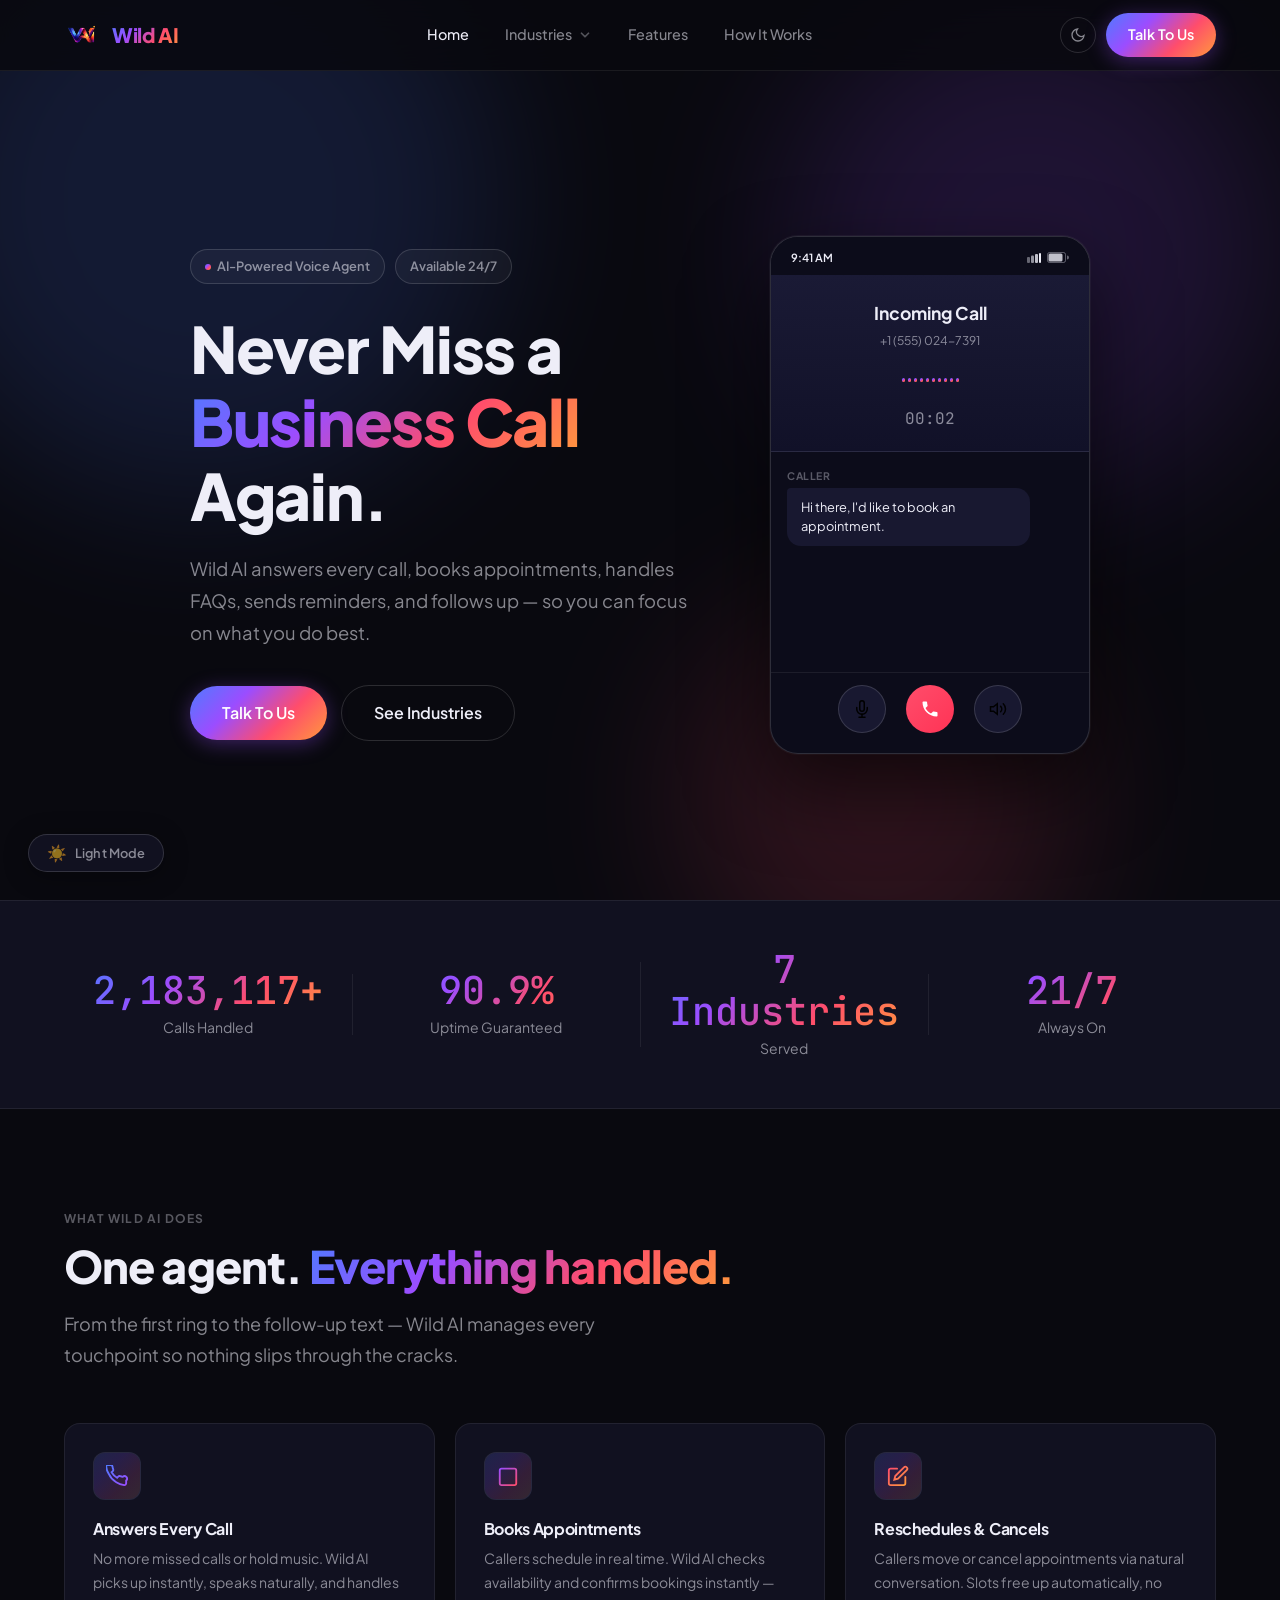
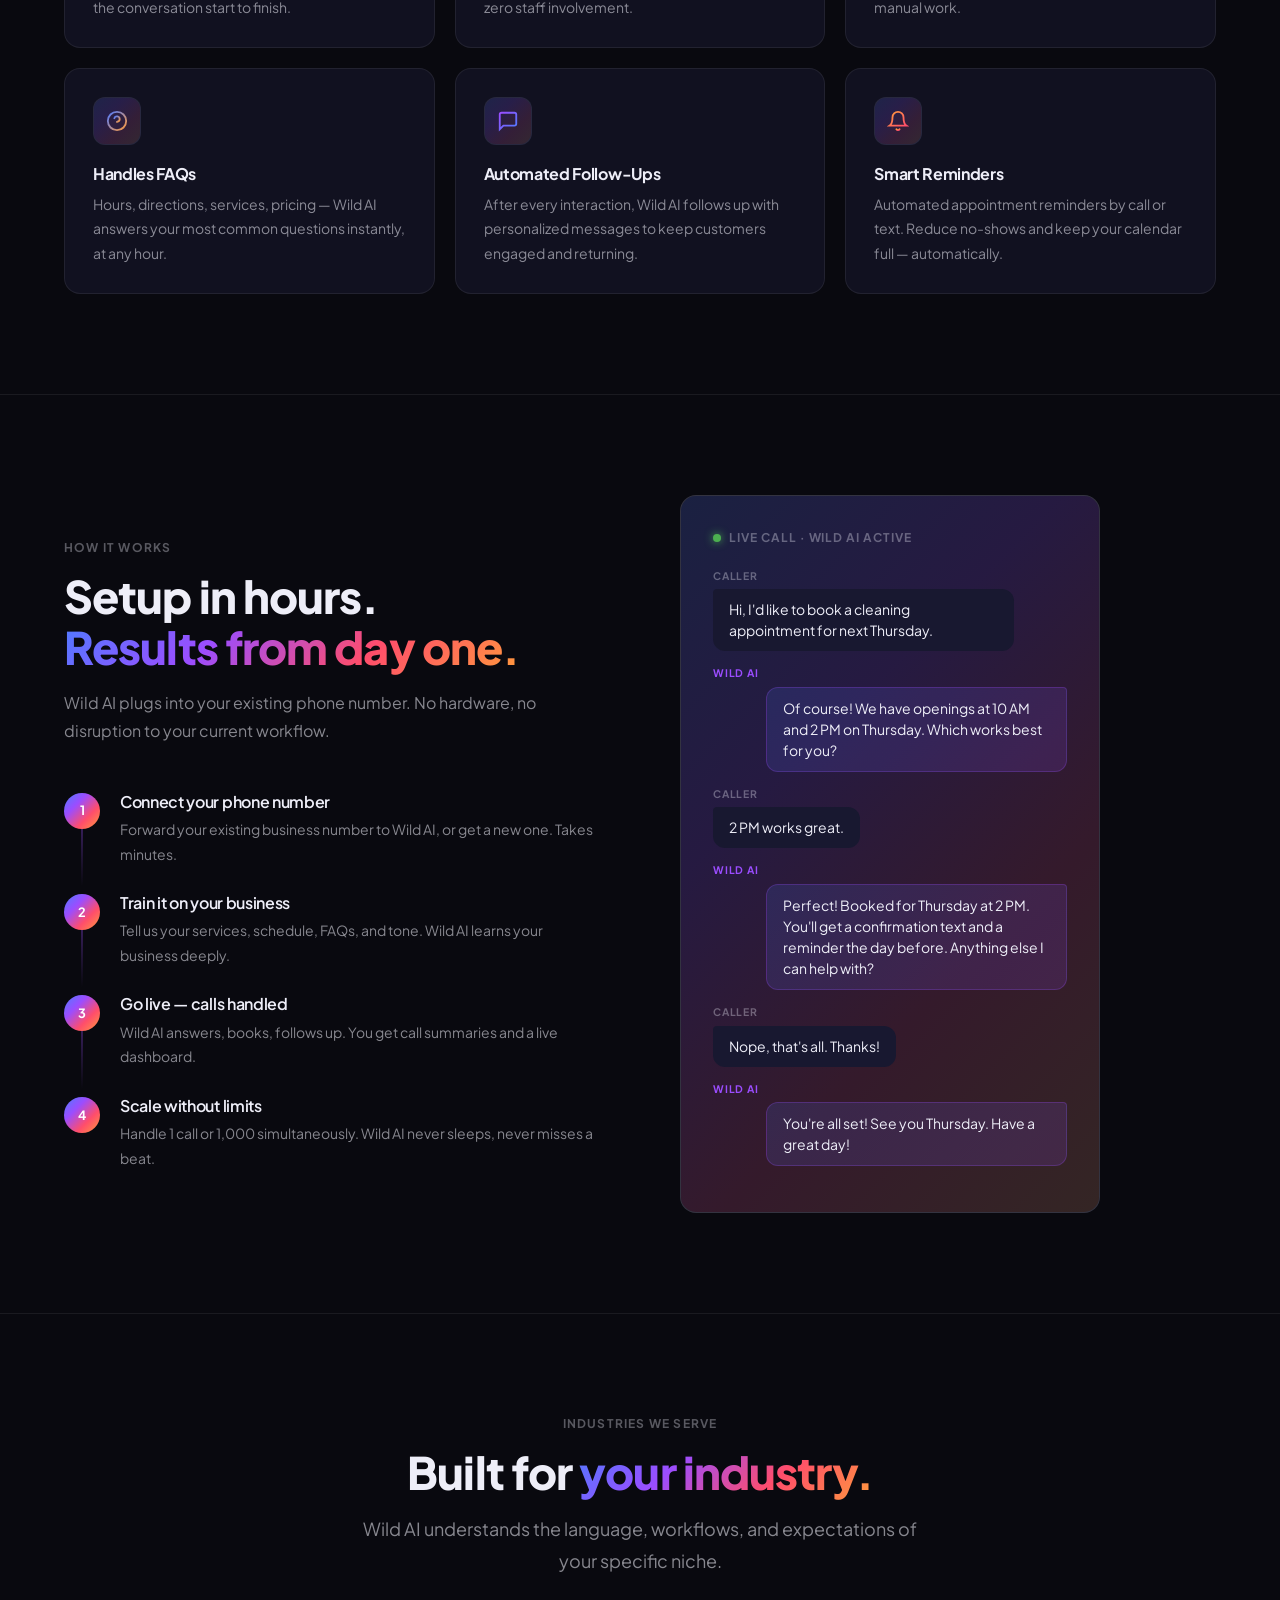
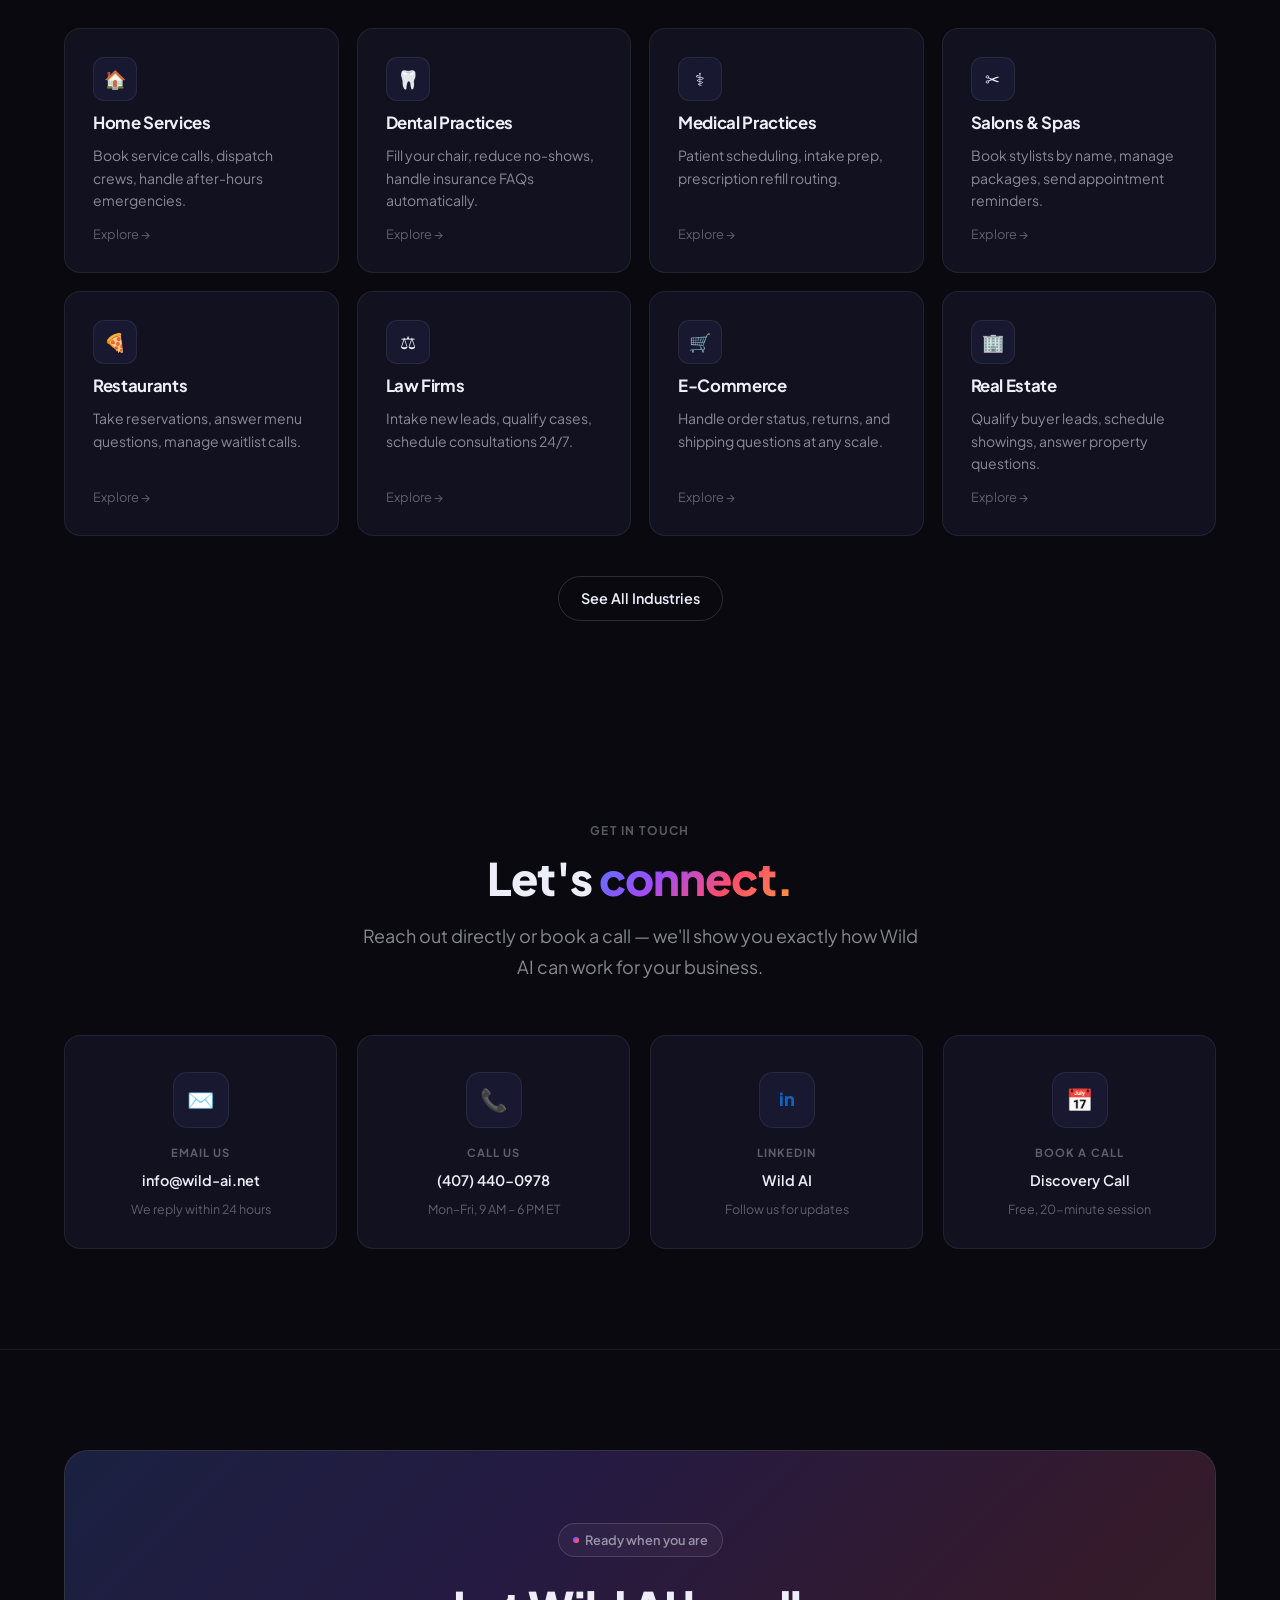
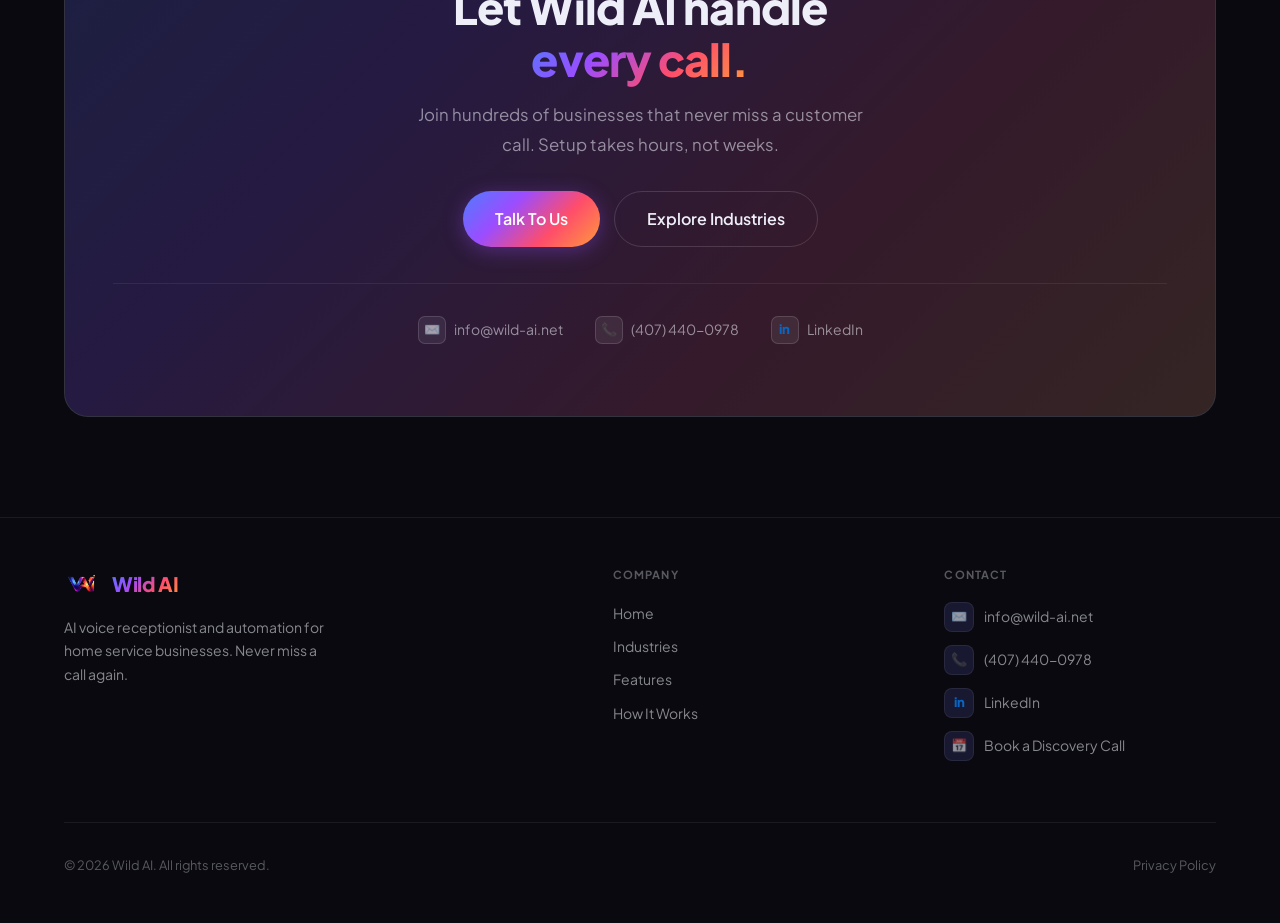
<file: index.html>
<!DOCTYPE html>
<html lang="en">
<head>
  <meta charset="UTF-8" />
  <meta name="viewport" content="width=device-width, initial-scale=1.0" />
  <title>Wild AI — AI Voice Agent for Every Business</title>
    <link rel="icon" type="image/png" href="uploads/logo-1777127155802.png" />
  <link rel="apple-touch-icon" href="uploads/logo-1777127155802.png" />
  <link rel="stylesheet" href="shared/styles.css" />
  <style>
    .hero-inner {
      display: grid;
      grid-template-columns: 1fr auto;
      gap: 60px;
      align-items: center;
      padding: 80px 0 60px;
    }
    @media (max-width: 900px) {
      .hero-inner { grid-template-columns: 1fr; text-align: center; }
      .phone-demo { margin: 0 auto; }
      .hero-badges, .hero-cta { justify-content: center; }
    }
    .hero-badges { display: flex; gap: 10px; flex-wrap: wrap; margin-bottom: 28px; }
    .hero-title { margin-bottom: 20px; }
    .hero-sub { font-size: 1.15rem; max-width: 520px; margin-bottom: 36px; }
    .hero-cta { display: flex; gap: 14px; flex-wrap: wrap; align-items: center; }

    .features-grid {
      display: grid;
      grid-template-columns: repeat(3, 1fr);
      gap: 20px;
    }
    @media (max-width: 900px) { .features-grid { grid-template-columns: repeat(2, 1fr); } }
    @media (max-width: 600px) { .features-grid { grid-template-columns: 1fr; } }

    .feature-card {
      background: var(--surface);
      border: 1px solid var(--border);
      border-radius: var(--radius);
      padding: 28px;
      transition: border-color var(--transition), transform var(--transition), box-shadow var(--transition);
    }
    .feature-card:hover {
      border-color: var(--border-bright);
      transform: translateY(-3px);
      box-shadow: 0 16px 40px rgba(0,0,0,0.3);
    }
    .feature-card h3 { font-size: 1rem; font-weight: 700; margin-bottom: 8px; }
    .feature-card p { font-size: 0.875rem; }

    .niche-grid {
      display: grid;
      grid-template-columns: repeat(4, 1fr);
      gap: 18px;
    }
    @media (max-width: 1100px) { .niche-grid { grid-template-columns: repeat(2, 1fr); } }
    @media (max-width: 500px) { .niche-grid { grid-template-columns: 1fr; } }

    .how-grid {
      display: grid;
      grid-template-columns: 1fr 1fr;
      gap: 80px;
      align-items: center;
    }
    @media (max-width: 800px) { .how-grid { grid-template-columns: 1fr; gap: 40px; } }
    .steps-list { display: flex; flex-direction: column; gap: 28px; }
    .divider { height: 1px; background: var(--border); margin: 0; }
  </style>
</head>
<body>

<!-- NAV -->
<nav>
  <div class="nav-inner">
    <a href="index.html" class="nav-logo">
      <img src="uploads/logo-1777127155802.png" alt="Wild AI" />
      <span class="nav-logo-text">Wild AI</span>
    </a>
    <ul class="nav-links">
      <li><a href="index.html" class="active">Home</a></li>
      <li>
        <a class="nav-dropdown-trigger" tabindex="0">
          Industries
          <svg class="chevron" viewBox="0 0 16 16" fill="none" stroke="currentColor" stroke-width="2" stroke-linecap="round" stroke-linejoin="round"><polyline points="4 6 8 10 12 6"/></svg>
        </a>
        <div class="nav-dropdown">
          <div class="dd-label">All Industries</div>
          <a href="industries.html"><span class="dd-icon">&#9783;</span> Overview</a>
          <div class="dd-sep"></div>
          <a href="niches/home-services.html"><span class="dd-icon">&#127968;</span> Home Services</a>
          <a href="niches/dental.html"><span class="dd-icon">&#129463;</span> Dental Practices</a>
          <a href="niches/medical.html"><span class="dd-icon">&#9877;</span> Medical Practices</a>
          <a href="niches/salons.html"><span class="dd-icon">&#9986;</span> Salons &amp; Spas</a>
          <a href="niches/restaurants.html"><span class="dd-icon">&#127829;</span> Restaurants</a>
          <a href="niches/law-firms.html"><span class="dd-icon">&#9878;</span> Law Firms</a>
          <a href="niches/ecommerce.html"><span class="dd-icon">&#128722;</span> E-Commerce</a>
          <a href="niches/real-estate.html"><span class="dd-icon">&#127970;</span> Real Estate</a>
        </div>
      </li>
      <li><a href="#features">Features</a></li>
      <li><a href="#how">How It Works</a></li>
    </ul>
    <div class="nav-actions">
      <button class="theme-toggle" id="theme-toggle" aria-label="Toggle theme" title="Toggle light/dark mode">
        <svg class="icon-moon" width="16" height="16" viewBox="0 0 24 24" fill="none" stroke="currentColor" stroke-width="2" stroke-linecap="round"><path d="M21 12.79A9 9 0 1111.21 3 7 7 0 0021 12.79z"/></svg>
        <svg class="icon-sun" width="16" height="16" viewBox="0 0 24 24" fill="none" stroke="currentColor" stroke-width="2" stroke-linecap="round"><circle cx="12" cy="12" r="5"/><line x1="12" y1="1" x2="12" y2="3"/><line x1="12" y1="21" x2="12" y2="23"/><line x1="4.22" y1="4.22" x2="5.64" y2="5.64"/><line x1="18.36" y1="18.36" x2="19.78" y2="19.78"/><line x1="1" y1="12" x2="3" y2="12"/><line x1="21" y1="12" x2="23" y2="12"/><line x1="4.22" y1="19.78" x2="5.64" y2="18.36"/><line x1="18.36" y1="5.64" x2="19.78" y2="4.22"/></svg>
      </button>
      <a href="https://calendar.app.google/ueaZa2oXfEFxtex78" target="_blank" class="btn btn-primary">Talk To Us</a>
    </div>
    <button class="nav-mobile-toggle" aria-label="Open menu">
      <svg width="22" height="22" viewBox="0 0 22 22" fill="none" stroke="currentColor" stroke-width="2" stroke-linecap="round">
        <line x1="2" y1="6" x2="20" y2="6"/><line x1="2" y1="11" x2="20" y2="11"/><line x1="2" y1="16" x2="20" y2="16"/>
      </svg>
    </button>
  </div>
</nav>

<!-- MOBILE MENU -->
<div class="mobile-menu">
  <button class="mobile-menu-close">&#x2715;</button>
  <a href="index.html">Home</a>
  <a href="industries.html">Industries</a>
  <a href="#features">Features</a>
  <a href="#how">How It Works</a>
  <a href="#contact" class="btn btn-primary" style="margin-top:12px">Talk To Us</a>
</div>

<!-- HERO -->
<section class="hero">
  <div class="hero-bg">
    <div class="hero-glow hero-glow-1"></div>
    <div class="hero-glow hero-glow-2"></div>
    <div class="hero-glow hero-glow-3"></div>
  </div>
  <div class="container">
    <div class="hero-inner">
      <div class="hero-content">
        <div class="hero-badges reveal">
          <span class="badge"><span class="badge-dot"></span>AI-Powered Voice Agent</span>
          <span class="badge">Available 24/7</span>
        </div>
        <h1 class="hero-title reveal reveal-delay-1">
          Never Miss a<br />
          <span class="gradient-text">Business Call</span><br />
          Again.
        </h1>
        <p class="hero-sub reveal reveal-delay-2">
          Wild AI answers every call, books appointments, handles FAQs, sends reminders, and follows up — so you can focus on what you do best.
        </p>
        <div class="hero-cta reveal reveal-delay-3">
          <a href="https://calendar.app.google/ueaZa2oXfEFxtex78" target="_blank" class="btn btn-primary btn-lg">Talk To Us</a>
          <a href="industries.html" class="btn btn-ghost btn-lg">See Industries</a>
        </div>
      </div>

      <!-- Phone Demo -->
      <div class="phone-demo reveal reveal-delay-2" id="phone-demo">
        <div class="phone-status-bar">
          <span>9:41 AM</span>
          <span style="display:flex;gap:6px;align-items:center;">
            <svg width="14" height="10" viewBox="0 0 14 10" fill="currentColor"><rect x="0" y="4" width="3" height="6" rx="1" opacity="0.4"/><rect x="4" y="2.5" width="3" height="7.5" rx="1" opacity="0.6"/><rect x="8" y="1" width="3" height="9" rx="1" opacity="0.8"/><rect x="12" y="0" width="2" height="10" rx="1"/></svg>
            <svg width="22" height="11" viewBox="0 0 22 11" fill="none"><rect x=".5" y=".5" width="18" height="10" rx="2" stroke="currentColor" stroke-opacity=".35"/><rect x="1.5" y="1.5" width="14" height="8" rx="1.5" fill="currentColor" opacity="0.8"/><path d="M20 3.5v4a1.5 1.5 0 000-4z" fill="currentColor" opacity=".4"/></svg>
          </span>
        </div>
        <div class="phone-call-header">
          <div class="phone-caller-name">Incoming Call</div>
          <div class="phone-caller-label">+1 (555) 024-7391</div>
          <div class="waveform">
            <div class="wave-bar"></div><div class="wave-bar"></div><div class="wave-bar"></div>
            <div class="wave-bar"></div><div class="wave-bar"></div><div class="wave-bar"></div>
            <div class="wave-bar"></div><div class="wave-bar"></div><div class="wave-bar"></div>
            <div class="wave-bar"></div>
          </div>
          <div class="phone-timer">00:00</div>
        </div>
        <div class="phone-transcript" id="transcript"></div>
        <div class="phone-actions">
          <button class="phone-btn mute" title="Mute">
            <svg width="18" height="18" viewBox="0 0 24 24" fill="none" stroke="currentColor" stroke-width="2" stroke-linecap="round"><path d="M12 1a3 3 0 0 0-3 3v8a3 3 0 0 0 6 0V4a3 3 0 0 0-3-3z"/><path d="M19 10v2a7 7 0 0 1-14 0v-2"/><line x1="12" y1="19" x2="12" y2="23"/><line x1="8" y1="23" x2="16" y2="23"/></svg>
          </button>
          <button class="phone-btn end" title="End call">
            <svg width="20" height="20" viewBox="0 0 24 24" fill="white"><path d="M6.6 10.8c1.4 2.8 3.8 5.1 6.6 6.6l2.2-2.2c.3-.3.7-.4 1-.2 1.1.4 2.3.6 3.6.6.6 0 1 .4 1 1V20c0 .6-.4 1-1 1-9.4 0-17-7.6-17-17 0-.6.4-1 1-1h3.5c.6 0 1 .4 1 1 0 1.3.2 2.5.6 3.6.1.3 0 .7-.2 1L6.6 10.8z"/></svg>
          </button>
          <button class="phone-btn mute" title="Speaker">
            <svg width="18" height="18" viewBox="0 0 24 24" fill="none" stroke="currentColor" stroke-width="2" stroke-linecap="round"><polygon points="11 5 6 9 2 9 2 15 6 15 11 19 11 5"/><path d="M19.07 4.93a10 10 0 0 1 0 14.14M15.54 8.46a5 5 0 0 1 0 7.07"/></svg>
          </button>
        </div>
      </div>
    </div>
  </div>
</section>

<!-- STATS -->
<div class="stats-bar">
  <div class="stats-inner">
    <div class="stat-item reveal"><div class="stat-num mono" data-count="2400000" data-suffix="+">0</div><div class="stat-label">Calls Handled</div></div>
    <div class="stat-item reveal reveal-delay-1"><div class="stat-num mono" data-count="99.9" data-suffix="%">0</div><div class="stat-label">Uptime Guaranteed</div></div>
    <div class="stat-item reveal reveal-delay-2"><div class="stat-num mono" data-count="8" data-suffix=" Industries">0</div><div class="stat-label">Served</div></div>
    <div class="stat-item reveal reveal-delay-3"><div class="stat-num mono" data-count="24" data-suffix="/7">0</div><div class="stat-label">Always On</div></div>
  </div>
</div>

<!-- FEATURES -->
<section class="section" id="features">
  <div class="container">
    <div class="reveal">
      <div class="section-label">What Wild AI Does</div>
      <h2 class="section-heading">One agent. <span class="gradient-text">Everything handled.</span></h2>
      <p class="section-sub" style="margin-bottom:52px">From the first ring to the follow-up text — Wild AI manages every touchpoint so nothing slips through the cracks.</p>
    </div>
    <div class="features-grid">
      <div class="feature-card reveal">
        <div class="feature-icon">
          <svg width="22" height="22" viewBox="0 0 24 24" fill="none" stroke="url(#g1)" stroke-width="2" stroke-linecap="round">
            <defs><linearGradient id="g1" x1="0" y1="0" x2="1" y2="1"><stop offset="0%" stop-color="#4f7bff"/><stop offset="100%" stop-color="#9b4dff"/></linearGradient></defs>
            <path d="M22 16.92v3a2 2 0 01-2.18 2 19.79 19.79 0 01-8.63-3.07A19.5 19.5 0 013.07 9.81 19.79 19.79 0 01.11 1.18 2 2 0 012.11 0h3a2 2 0 012 1.72c.127.96.361 1.903.7 2.81a2 2 0 01-.45 2.11L6.09 7.91a16 16 0 006 6l1.27-1.27a2 2 0 012.11-.45c.907.339 1.85.573 2.81.7A2 2 0 0122 16.92z"/>
          </svg>
        </div>
        <h3>Answers Every Call</h3>
        <p>No more missed calls or hold music. Wild AI picks up instantly, speaks naturally, and handles the conversation start to finish.</p>
      </div>
      <div class="feature-card reveal reveal-delay-1">
        <div class="feature-icon">
          <svg width="22" height="22" viewBox="0 0 24 24" fill="none" stroke="url(#g2)" stroke-width="2" stroke-linecap="round">
            <defs><linearGradient id="g2" x1="0" y1="0" x2="1" y2="1"><stop offset="0%" stop-color="#9b4dff"/><stop offset="100%" stop-color="#ff4d6b"/></linearGradient></defs>
            <rect x="3" y="4" width="18" height="18" rx="2"/><line x1="16" y1="2" x2="16" y2="6"/><line x1="8" y1="2" x2="8" y2="6"/><line x1="3" y1="10" x2="21" y2="10"/>
          </svg>
        </div>
        <h3>Books Appointments</h3>
        <p>Callers schedule in real time. Wild AI checks availability and confirms bookings instantly — zero staff involvement.</p>
      </div>
      <div class="feature-card reveal reveal-delay-2">
        <div class="feature-icon">
          <svg width="22" height="22" viewBox="0 0 24 24" fill="none" stroke="url(#g3)" stroke-width="2" stroke-linecap="round">
            <defs><linearGradient id="g3" x1="0" y1="0" x2="1" y2="1"><stop offset="0%" stop-color="#ff4d6b"/><stop offset="100%" stop-color="#ff9a3c"/></linearGradient></defs>
            <path d="M11 4H4a2 2 0 00-2 2v14a2 2 0 002 2h14a2 2 0 002-2v-7"/><path d="M18.5 2.5a2.121 2.121 0 013 3L12 15l-4 1 1-4 9.5-9.5z"/>
          </svg>
        </div>
        <h3>Reschedules &amp; Cancels</h3>
        <p>Callers move or cancel appointments via natural conversation. Slots free up automatically, no manual work.</p>
      </div>
      <div class="feature-card reveal reveal-delay-1">
        <div class="feature-icon">
          <svg width="22" height="22" viewBox="0 0 24 24" fill="none" stroke="url(#g4)" stroke-width="2" stroke-linecap="round">
            <defs><linearGradient id="g4" x1="0" y1="0" x2="1" y2="1"><stop offset="0%" stop-color="#4f7bff"/><stop offset="100%" stop-color="#ff9a3c"/></linearGradient></defs>
            <circle cx="12" cy="12" r="10"/><path d="M9.09 9a3 3 0 015.83 1c0 2-3 3-3 3"/><line x1="12" y1="17" x2="12.01" y2="17"/>
          </svg>
        </div>
        <h3>Handles FAQs</h3>
        <p>Hours, directions, services, pricing — Wild AI answers your most common questions instantly, at any hour.</p>
      </div>
      <div class="feature-card reveal reveal-delay-2">
        <div class="feature-icon">
          <svg width="22" height="22" viewBox="0 0 24 24" fill="none" stroke="url(#g5)" stroke-width="2" stroke-linecap="round">
            <defs><linearGradient id="g5" x1="0" y1="0" x2="1" y2="1"><stop offset="0%" stop-color="#9b4dff"/><stop offset="100%" stop-color="#4f7bff"/></linearGradient></defs>
            <path d="M21 15a2 2 0 01-2 2H7l-4 4V5a2 2 0 012-2h14a2 2 0 012 2z"/>
          </svg>
        </div>
        <h3>Automated Follow-Ups</h3>
        <p>After every interaction, Wild AI follows up with personalized messages to keep customers engaged and returning.</p>
      </div>
      <div class="feature-card reveal reveal-delay-3">
        <div class="feature-icon">
          <svg width="22" height="22" viewBox="0 0 24 24" fill="none" stroke="url(#g6)" stroke-width="2" stroke-linecap="round">
            <defs><linearGradient id="g6" x1="0" y1="0" x2="1" y2="1"><stop offset="0%" stop-color="#ff9a3c"/><stop offset="100%" stop-color="#ff4d6b"/></linearGradient></defs>
            <path d="M18 8A6 6 0 006 8c0 7-3 9-3 9h18s-3-2-3-9"/><path d="M13.73 21a2 2 0 01-3.46 0"/>
          </svg>
        </div>
        <h3>Smart Reminders</h3>
        <p>Automated appointment reminders by call or text. Reduce no-shows and keep your calendar full — automatically.</p>
      </div>
    </div>
  </div>
</section>

<div class="divider"></div>

<!-- HOW IT WORKS -->
<section class="section" id="how">
  <div class="container">
    <div class="how-grid">
      <div>
        <div class="reveal">
          <div class="section-label">How It Works</div>
          <h2 class="section-heading" style="margin-bottom:16px">Setup in hours.<br /><span class="gradient-text">Results from day one.</span></h2>
          <p style="margin-bottom:48px">Wild AI plugs into your existing phone number. No hardware, no disruption to your current workflow.</p>
        </div>
        <div class="steps-list">
          <div class="step step-line reveal reveal-delay-1">
            <div class="step-num">1</div>
            <div><h4 style="margin-bottom:6px">Connect your phone number</h4><p style="font-size:0.875rem">Forward your existing business number to Wild AI, or get a new one. Takes minutes.</p></div>
          </div>
          <div class="step step-line reveal reveal-delay-2">
            <div class="step-num">2</div>
            <div><h4 style="margin-bottom:6px">Train it on your business</h4><p style="font-size:0.875rem">Tell us your services, schedule, FAQs, and tone. Wild AI learns your business deeply.</p></div>
          </div>
          <div class="step step-line reveal reveal-delay-3">
            <div class="step-num">3</div>
            <div><h4 style="margin-bottom:6px">Go live — calls handled</h4><p style="font-size:0.875rem">Wild AI answers, books, follows up. You get call summaries and a live dashboard.</p></div>
          </div>
          <div class="step reveal reveal-delay-4">
            <div class="step-num">4</div>
            <div><h4 style="margin-bottom:6px">Scale without limits</h4><p style="font-size:0.875rem">Handle 1 call or 1,000 simultaneously. Wild AI never sleeps, never misses a beat.</p></div>
          </div>
        </div>
      </div>
      <div class="convo-demo reveal reveal-delay-2" style="max-width:420px; width:100%">
        <div class="convo-title">Live Call · Wild AI Active</div>
        <div class="convo-msg">
          <div class="label caller">Caller</div>
          <div class="bubble caller">Hi, I'd like to book a cleaning appointment for next Thursday.</div>
        </div>
        <div class="convo-msg">
          <div class="label agent">Wild AI</div>
          <div class="bubble agent">Of course! We have openings at 10 AM and 2 PM on Thursday. Which works best for you?</div>
        </div>
        <div class="convo-msg">
          <div class="label caller">Caller</div>
          <div class="bubble caller">2 PM works great.</div>
        </div>
        <div class="convo-msg">
          <div class="label agent">Wild AI</div>
          <div class="bubble agent">Perfect! Booked for Thursday at 2 PM. You'll get a confirmation text and a reminder the day before. Anything else I can help with?</div>
        </div>
        <div class="convo-msg">
          <div class="label caller">Caller</div>
          <div class="bubble caller">Nope, that's all. Thanks!</div>
        </div>
        <div class="convo-msg">
          <div class="label agent">Wild AI</div>
          <div class="bubble agent">You're all set! See you Thursday. Have a great day!</div>
        </div>
      </div>
    </div>
  </div>
</section>

<div class="divider"></div>

<!-- INDUSTRIES -->
<section class="section" id="industries">
  <div class="container">
    <div class="reveal" style="text-align:center; margin-bottom:52px">
      <div class="section-label">Industries We Serve</div>
      <h2 class="section-heading">Built for <span class="gradient-text">your industry.</span></h2>
      <p class="section-sub" style="margin:0 auto">Wild AI understands the language, workflows, and expectations of your specific niche.</p>
    </div>
    <div class="niche-grid">
      <a href="niches/home-services.html" class="niche-card reveal">
        <div class="niche-icon">&#127968;</div>
        <h3>Home Services</h3>
        <p>Book service calls, dispatch crews, handle after-hours emergencies.</p>
        <span class="niche-arrow">Explore &rarr;</span>
      </a>
      <a href="niches/dental.html" class="niche-card reveal reveal-delay-1">
        <div class="niche-icon">&#129463;</div>
        <h3>Dental Practices</h3>
        <p>Fill your chair, reduce no-shows, handle insurance FAQs automatically.</p>
        <span class="niche-arrow">Explore &rarr;</span>
      </a>
      <a href="niches/medical.html" class="niche-card reveal reveal-delay-2">
        <div class="niche-icon">&#9877;</div>
        <h3>Medical Practices</h3>
        <p>Patient scheduling, intake prep, prescription refill routing.</p>
        <span class="niche-arrow">Explore &rarr;</span>
      </a>
      <a href="niches/salons.html" class="niche-card reveal reveal-delay-3">
        <div class="niche-icon">&#9986;</div>
        <h3>Salons &amp; Spas</h3>
        <p>Book stylists by name, manage packages, send appointment reminders.</p>
        <span class="niche-arrow">Explore &rarr;</span>
      </a>
      <a href="niches/restaurants.html" class="niche-card reveal">
        <div class="niche-icon">&#127829;</div>
        <h3>Restaurants</h3>
        <p>Take reservations, answer menu questions, manage waitlist calls.</p>
        <span class="niche-arrow">Explore &rarr;</span>
      </a>
      <a href="niches/law-firms.html" class="niche-card reveal reveal-delay-1">
        <div class="niche-icon">&#9878;</div>
        <h3>Law Firms</h3>
        <p>Intake new leads, qualify cases, schedule consultations 24/7.</p>
        <span class="niche-arrow">Explore &rarr;</span>
      </a>
      <a href="niches/ecommerce.html" class="niche-card reveal reveal-delay-2">
        <div class="niche-icon">&#128722;</div>
        <h3>E-Commerce</h3>
        <p>Handle order status, returns, and shipping questions at any scale.</p>
        <span class="niche-arrow">Explore &rarr;</span>
      </a>
      <a href="niches/real-estate.html" class="niche-card reveal reveal-delay-3">
        <div class="niche-icon">&#127970;</div>
        <h3>Real Estate</h3>
        <p>Qualify buyer leads, schedule showings, answer property questions.</p>
        <span class="niche-arrow">Explore &rarr;</span>
      </a>
    </div>
    <div style="text-align:center; margin-top:40px" class="reveal">
      <a href="industries.html" class="btn btn-ghost">See All Industries</a>
    </div>
  </div>
</section>

<!-- CONTACT -->
<section class="section" id="contact">
  <div class="container">
    <div style="text-align:center; margin-bottom:52px" class="reveal">
      <div class="section-label">Get In Touch</div>
      <h2 class="section-heading">Let's <span class="gradient-text">connect.</span></h2>
      <p class="section-sub" style="margin:0 auto">Reach out directly or book a call — we'll show you exactly how Wild AI can work for your business.</p>
    </div>
    <div class="contact-grid">
      <a href="mailto:info@wild-ai.net" class="contact-card reveal">
        <div class="contact-icon">✉️</div>
        <div class="contact-label">Email Us</div>
        <div class="contact-value">info@wild-ai.net</div>
        <div class="contact-hint">We reply within 24 hours</div>
      </a>
      <a href="tel:+14074400978" class="contact-card reveal reveal-delay-1">
        <div class="contact-icon">📞</div>
        <div class="contact-label">Call Us</div>
        <div class="contact-value">(407) 440-0978</div>
        <div class="contact-hint">Mon–Fri, 9 AM – 6 PM ET</div>
      </a>
      <a href="https://linkedin.com/company/wild-ai" target="_blank" rel="noopener" class="contact-card reveal reveal-delay-2">
        <div class="contact-icon" style="font-family:'Plus Jakarta Sans',sans-serif;font-weight:800;font-size:18px;color:#0A66C2;">in</div>
        <div class="contact-label">LinkedIn</div>
        <div class="contact-value">Wild AI</div>
        <div class="contact-hint">Follow us for updates</div>
      </a>
      <a href="https://calendar.app.google/ueaZa2oXfEFxtex78" target="_blank" rel="noopener" class="contact-card reveal reveal-delay-3">
        <div class="contact-icon">📅</div>
        <div class="contact-label">Book a Call</div>
        <div class="contact-value">Discovery Call</div>
        <div class="contact-hint">Free, 20-minute session</div>
      </a>
    </div>
  </div>
</section>

<div class="divider"></div>

<!-- CTA -->
<section class="cta-section" id="contact">
  <div class="container">
    <div class="cta-box reveal">
      <div class="badge" style="margin:0 auto 24px; width:fit-content"><span class="badge-dot"></span> Ready when you are</div>
      <h2>Let Wild AI handle<br /><span class="gradient-text">every call.</span></h2>
      <p>Join hundreds of businesses that never miss a customer call. Setup takes hours, not weeks.</p>
      <div style="display:flex; gap:14px; justify-content:center; flex-wrap:wrap;">
        <a href="https://calendar.app.google/ueaZa2oXfEFxtex78" target="_blank" class="btn btn-primary btn-lg">Talk To Us</a>
        <a href="industries.html" class="btn btn-ghost btn-lg">Explore Industries</a>
      </div>
      <div class="cta-contact-strip reveal">
        <a href="mailto:info@wild-ai.net" class="cta-contact-link">
          <span class="icon">✉️</span>
          info@wild-ai.net
        </a>
        <a href="tel:+14074400978" class="cta-contact-link">
          <span class="icon">📞</span>
          (407) 440-0978
        </a>
        <a href="https://linkedin.com/company/wild-ai" target="_blank" rel="noopener" class="cta-contact-link">
          <span class="icon" style="font-family:'Plus Jakarta Sans',sans-serif;font-weight:800;font-size:13px;color:#0A66C2;">in</span>
          LinkedIn
        </a>
      </div>
    </div>
  </div>
</section>

<!-- FOOTER -->
<footer>
  <div class="container">
    <div class="footer-top">
      <!-- Brand -->
      <div class="footer-brand">
        <a href="index.html" class="nav-logo" style="margin-bottom:0">
          <img src="uploads/logo-1777127155802.png" alt="Wild AI" />
          <span class="nav-logo-text">Wild AI</span>
        </a>
        <p>AI voice receptionist and automation for home service businesses. Never miss a call again.</p>
      </div>
      <!-- Links -->
      <div>
        <div class="footer-col-title">Company</div>
        <div class="footer-col-links">
          <a href="index.html">Home</a>
          <a href="industries.html">Industries</a>
          <a href="index.html#features">Features</a>
          <a href="index.html#how">How It Works</a>
        </div>
      </div>
      <!-- Contact -->
      <div>
        <div class="footer-col-title">Contact</div>
        <a href="mailto:info@wild-ai.net" class="footer-contact-item">
          <span class="footer-contact-icon">✉️</span>
          info@wild-ai.net
        </a>
        <a href="tel:+14074400978" class="footer-contact-item">
          <span class="footer-contact-icon">📞</span>
          (407) 440-0978
        </a>
        <a href="https://linkedin.com/company/wild-ai" target="_blank" rel="noopener" class="footer-contact-item">
          <span class="footer-contact-icon" style="font-family:'Plus Jakarta Sans',sans-serif;font-weight:800;font-size:13px;color:#0A66C2;">in</span>
          LinkedIn
        </a>
        <a href="https://calendar.app.google/ueaZa2oXfEFxtex78" target="_blank" rel="noopener" class="footer-contact-item">
          <span class="footer-contact-icon">📅</span>
          Book a Discovery Call
        </a>
      </div>
    </div>
    <div class="footer-bottom">
      <div class="footer-copy">&copy; 2026 Wild AI. All rights reserved.</div>
      <div class="footer-copy" style="display:flex;gap:20px;">
        <a href="mailto:info@wild-ai.net" style="color:inherit;text-decoration:none;font-size:0.8rem;transition:color 0.3s" onmouseover="this.style.color='var(--text)'" onmouseout="this.style.color='var(--muted)'">Privacy Policy</a>
      </div>
    </div>
  </div>
</footer>

<script src="shared/animations.js"></script>
<script src="shared/phone-demo.js"></script>
<script>
  // ── Phone Demo ──
  const conversation = [
    { role: 'caller', text: "Hi there, I'd like to book an appointment.", pause: 1000 },
    { role: 'agent', text: "Of course! I'd be happy to help. What type of service are you looking for today?", pause: 1600 },
    { role: 'caller', text: "I need a consultation, please.", pause: 900 },
    { role: 'agent', text: "Great! We have availability tomorrow at 10 AM, 1 PM, or 3:30 PM. Which works best for you?", pause: 1600 },
    { role: 'caller', text: "1 PM works perfectly.", pause: 900 },
    { role: 'agent', text: "Perfect! Can I get your name and a number to send your confirmation to?", pause: 1200 },
    { role: 'caller', text: "Alex Carter — and this number is fine.", pause: 900 },
    { role: 'agent', text: "You're all set, Alex! Booked for tomorrow at 1 PM. You'll get a confirmation text shortly and a reminder in the morning. Is there anything else I can help with?", pause: 1800 },
    { role: 'caller', text: "No, that's everything. Thank you!", pause: 800 },
    { role: 'agent', text: "Happy to help! Talk soon.", pause: 3500 },
  ];
  initPhoneDemo('phone-demo', conversation);
</script>
<!-- FLOATING THEME TOGGLE -->
<button class="theme-float" aria-label="Toggle theme">
  <span class="theme-float-icon">☀️</span>
  <span class="theme-float-label">Light Mode</span>
</button>

</body>
</html>
</file>
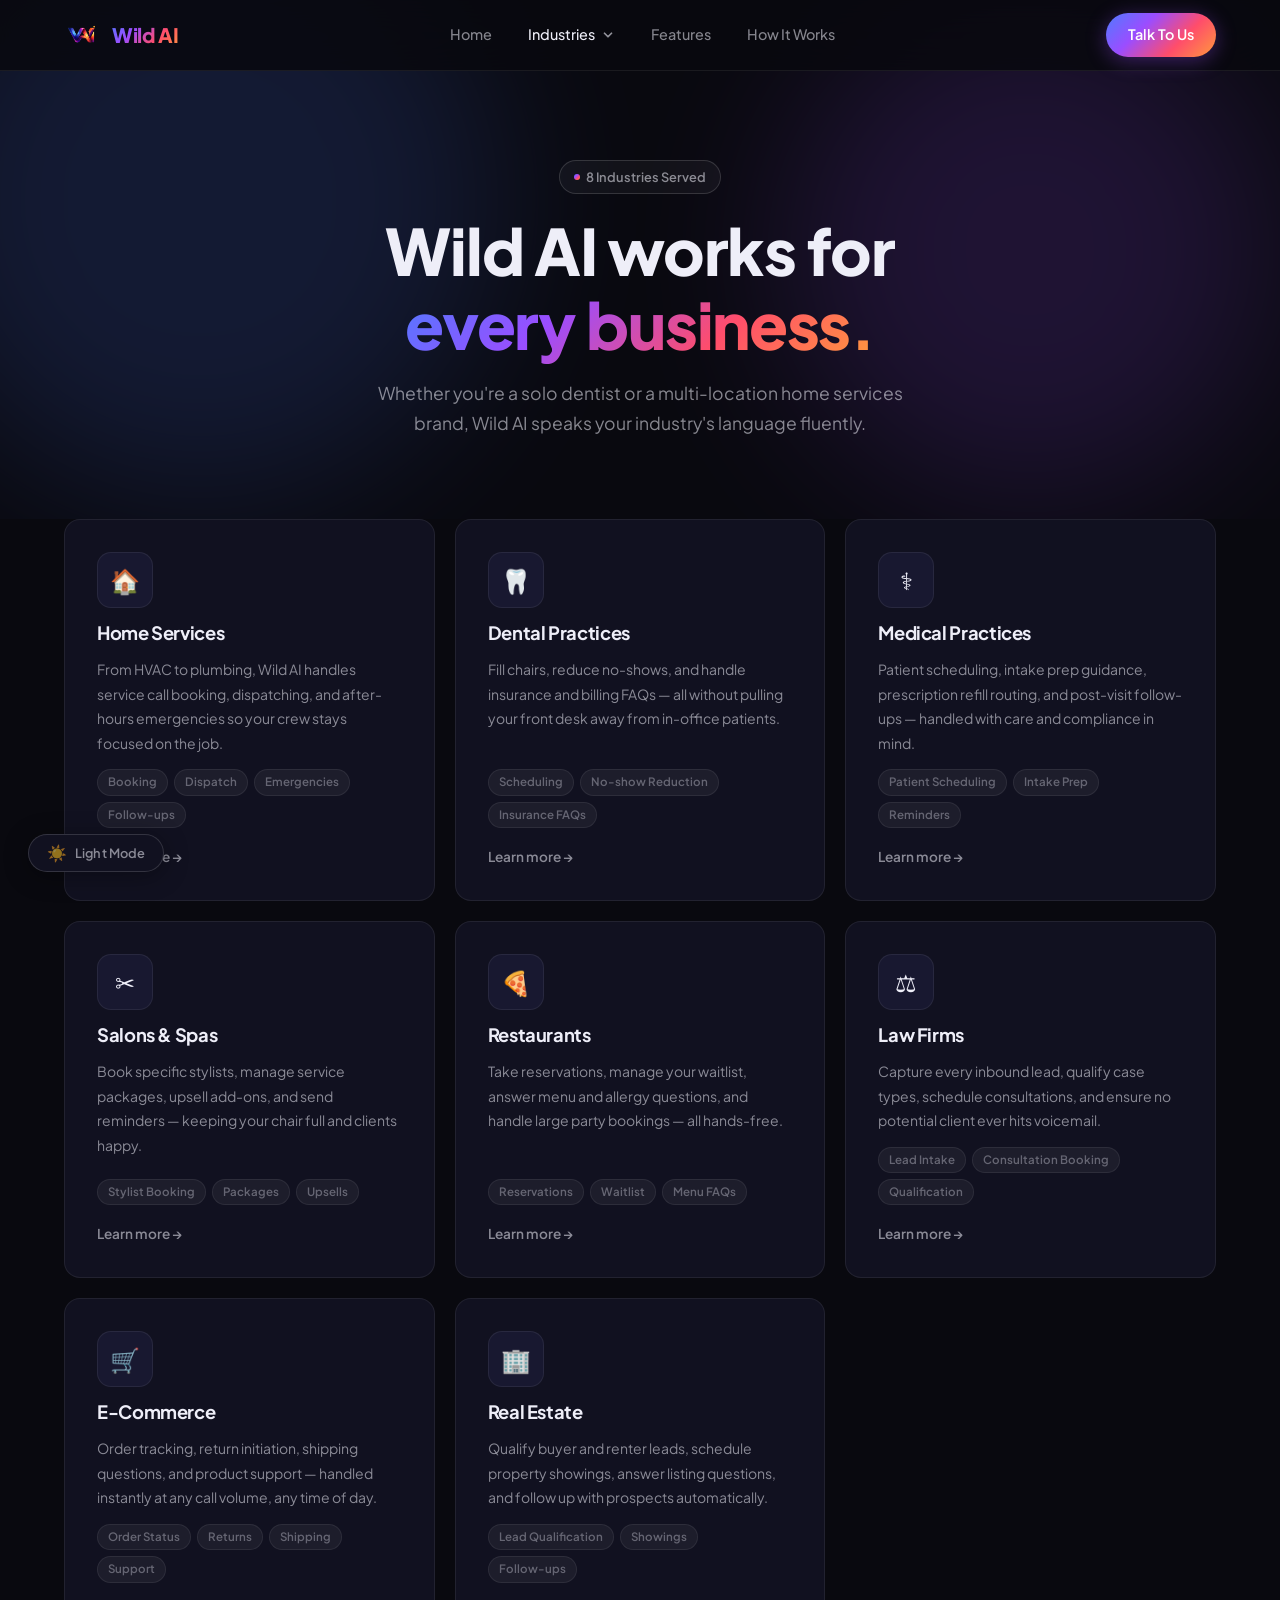
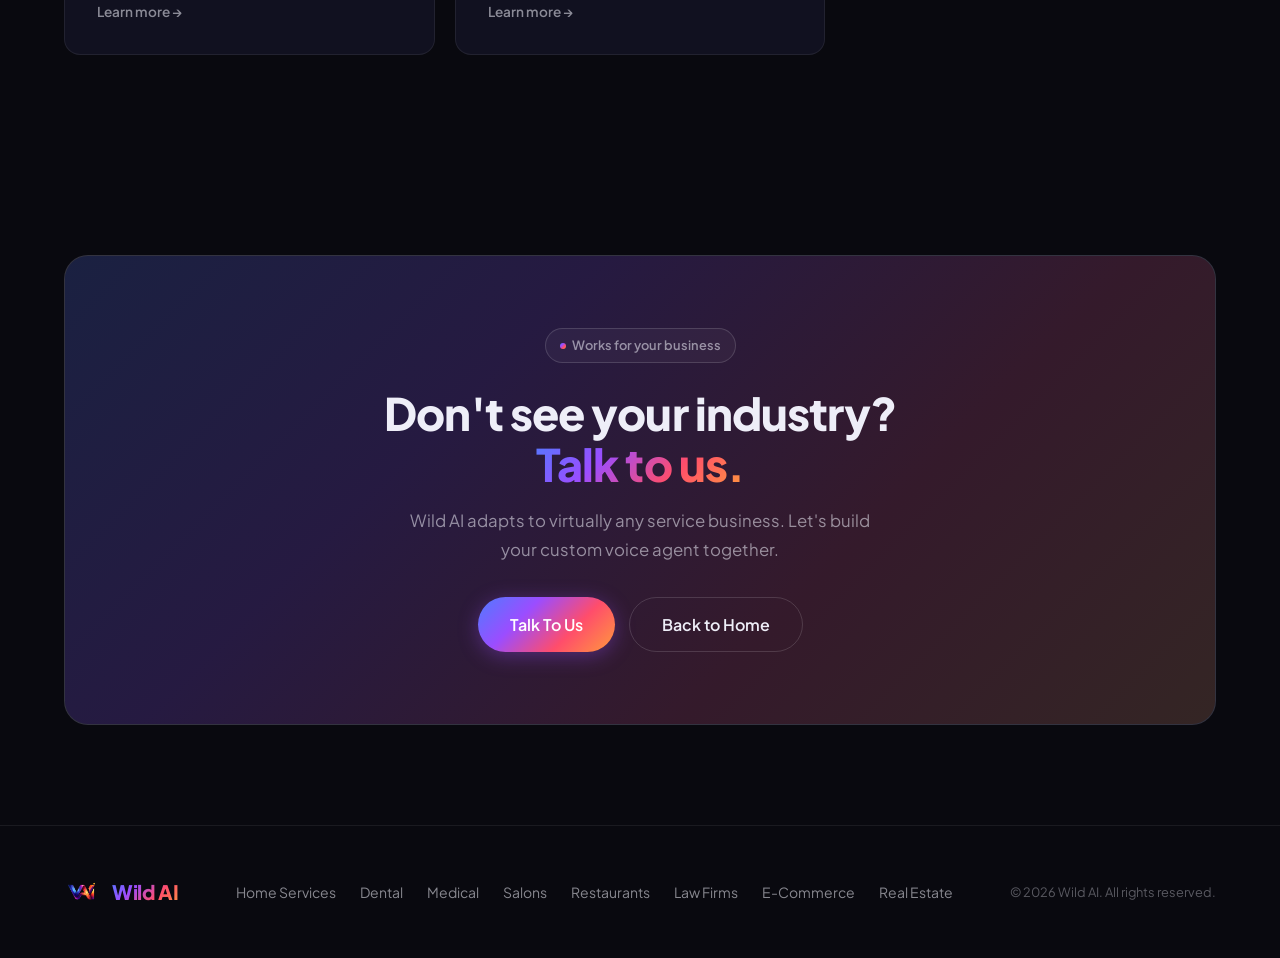
<file: industries.html>
<!DOCTYPE html>
<html lang="en">
<head>
  <meta charset="UTF-8" />
  <meta name="viewport" content="width=device-width, initial-scale=1.0" />
  <title>Industries — Wild AI</title>
    <link rel="icon" type="image/png" href="uploads/logo-1777127155802.png" />
  <link rel="apple-touch-icon" href="uploads/logo-1777127155802.png" />
  <link rel="stylesheet" href="shared/styles.css" />
  <style>
    .industries-hero { padding: 160px 0 80px; text-align: center; position: relative; overflow: hidden; }
    .industries-hero .hero-bg { position: absolute; inset: 0; pointer-events: none; }
    .ind-card {
      background: var(--surface);
      border: 1px solid var(--border);
      border-radius: var(--radius);
      padding: 32px;
      display: flex;
      flex-direction: column;
      gap: 14px;
      text-decoration: none;
      color: inherit;
      transition: all var(--transition);
      position: relative;
      overflow: hidden;
    }
    .ind-card::before {
      content: '';
      position: absolute;
      inset: 0;
      background: var(--gradient);
      opacity: 0;
      transition: opacity var(--transition);
    }
    .ind-card:hover {
      border-color: rgba(155,77,255,0.4);
      transform: translateY(-5px);
      box-shadow: 0 24px 60px rgba(0,0,0,0.4);
    }
    .ind-card:hover::before { opacity: 0.05; }
    .ind-card > * { position: relative; z-index: 1; }
    .ind-icon {
      width: 56px; height: 56px;
      border-radius: 14px;
      background: var(--surface2);
      border: 1px solid var(--border);
      display: flex; align-items: center; justify-content: center;
      font-size: 24px;
    }
    .ind-card h3 { font-size: 1.15rem; }
    .ind-card p { font-size: 0.875rem; flex: 1; }
    .ind-tags { display: flex; flex-wrap: wrap; gap: 6px; }
    .ind-tag {
      font-size: 0.72rem;
      font-weight: 600;
      padding: 3px 10px;
      border-radius: 100px;
      background: rgba(255,255,255,0.05);
      border: 1px solid var(--border);
      color: var(--muted);
    }
    .ind-link {
      display: flex; align-items: center; gap: 6px;
      font-size: 0.85rem; font-weight: 600;
      color: var(--subtext);
      margin-top: 4px;
      transition: color var(--transition), gap var(--transition);
    }
    .ind-card:hover .ind-link { color: var(--text); gap: 10px; }
    .industries-grid {
      display: grid;
      grid-template-columns: repeat(auto-fill, minmax(300px, 1fr));
      gap: 20px;
    }
  </style>
</head>
<body>

<nav>
  <div class="nav-inner">
    <a href="index.html" class="nav-logo">
      <img src="uploads/logo-1777127155802.png" alt="Wild AI" />
      <span class="nav-logo-text">Wild AI</span>
    </a>
    <ul class="nav-links">
      <li><a href="index.html">Home</a></li>
      <li>
        <a class="nav-dropdown-trigger active" tabindex="0">
          Industries
          <svg class="chevron" viewBox="0 0 16 16" fill="none" stroke="currentColor" stroke-width="2" stroke-linecap="round" stroke-linejoin="round"><polyline points="4 6 8 10 12 6"/></svg>
        </a>
        <div class="nav-dropdown">
          <div class="dd-label">All Industries</div>
          <a href="industries.html"><span class="dd-icon">&#9783;</span> Overview</a>
          <div class="dd-sep"></div>
          <a href="niches/home-services.html"><span class="dd-icon">&#127968;</span> Home Services</a>
          <a href="niches/dental.html"><span class="dd-icon">&#129463;</span> Dental Practices</a>
          <a href="niches/medical.html"><span class="dd-icon">&#9877;</span> Medical Practices</a>
          <a href="niches/salons.html"><span class="dd-icon">&#9986;</span> Salons &amp; Spas</a>
          <a href="niches/restaurants.html"><span class="dd-icon">&#127829;</span> Restaurants</a>
          <a href="niches/law-firms.html"><span class="dd-icon">&#9878;</span> Law Firms</a>
          <a href="niches/ecommerce.html"><span class="dd-icon">&#128722;</span> E-Commerce</a>
          <a href="niches/real-estate.html"><span class="dd-icon">&#127970;</span> Real Estate</a>
        </div>
      </li>
      <li><a href="index.html#features">Features</a></li>
      <li><a href="index.html#how">How It Works</a></li>
    </ul>
    <a href="https://calendar.app.google/ueaZa2oXfEFxtex78" target="_blank" class="btn btn-primary">Talk To Us</a>
    <button class="nav-mobile-toggle" aria-label="Open menu">
      <svg width="22" height="22" viewBox="0 0 22 22" fill="none" stroke="currentColor" stroke-width="2" stroke-linecap="round">
        <line x1="2" y1="6" x2="20" y2="6"/><line x1="2" y1="11" x2="20" y2="11"/><line x1="2" y1="16" x2="20" y2="16"/>
      </svg>
    </button>
  </div>
</nav>

<div class="mobile-menu">
  <button class="mobile-menu-close">&#x2715;</button>
  <a href="index.html">Home</a>
  <a href="industries.html">Industries</a>
  <a href="index.html#features">Features</a>
  <a href="https://calendar.app.google/ueaZa2oXfEFxtex78" target="_blank" class="btn btn-primary" style="margin-top:12px">Talk To Us</a>
</div>

<!-- Hero -->
<div class="industries-hero">
  <div class="hero-bg">
    <div class="hero-glow hero-glow-1"></div>
    <div class="hero-glow hero-glow-2"></div>
  </div>
  <div class="container" style="position:relative;z-index:1">
    <div class="badge reveal" style="margin:0 auto 20px; width:fit-content"><span class="badge-dot"></span> 8 Industries Served</div>
    <h1 class="reveal reveal-delay-1">Wild AI works for<br /><span class="gradient-text">every business.</span></h1>
    <p class="reveal reveal-delay-2" style="max-width:540px; margin:16px auto 0; font-size:1.1rem">
      Whether you're a solo dentist or a multi-location home services brand, Wild AI speaks your industry's language fluently.
    </p>
  </div>
</div>

<!-- Industries Grid -->
<section class="section" style="padding-top:0">
  <div class="container">
    <div class="industries-grid">

      <a href="niches/home-services.html" class="ind-card reveal">
        <div class="ind-icon">&#127968;</div>
        <h3>Home Services</h3>
        <p>From HVAC to plumbing, Wild AI handles service call booking, dispatching, and after-hours emergencies so your crew stays focused on the job.</p>
        <div class="ind-tags">
          <span class="ind-tag">Booking</span>
          <span class="ind-tag">Dispatch</span>
          <span class="ind-tag">Emergencies</span>
          <span class="ind-tag">Follow-ups</span>
        </div>
        <span class="ind-link">Learn more &rarr;</span>
      </a>

      <a href="niches/dental.html" class="ind-card reveal reveal-delay-1">
        <div class="ind-icon">&#129463;</div>
        <h3>Dental Practices</h3>
        <p>Fill chairs, reduce no-shows, and handle insurance and billing FAQs — all without pulling your front desk away from in-office patients.</p>
        <div class="ind-tags">
          <span class="ind-tag">Scheduling</span>
          <span class="ind-tag">No-show Reduction</span>
          <span class="ind-tag">Insurance FAQs</span>
        </div>
        <span class="ind-link">Learn more &rarr;</span>
      </a>

      <a href="niches/medical.html" class="ind-card reveal reveal-delay-2">
        <div class="ind-icon">&#9877;</div>
        <h3>Medical Practices</h3>
        <p>Patient scheduling, intake prep guidance, prescription refill routing, and post-visit follow-ups — handled with care and compliance in mind.</p>
        <div class="ind-tags">
          <span class="ind-tag">Patient Scheduling</span>
          <span class="ind-tag">Intake Prep</span>
          <span class="ind-tag">Reminders</span>
        </div>
        <span class="ind-link">Learn more &rarr;</span>
      </a>

      <a href="niches/salons.html" class="ind-card reveal">
        <div class="ind-icon">&#9986;</div>
        <h3>Salons &amp; Spas</h3>
        <p>Book specific stylists, manage service packages, upsell add-ons, and send reminders — keeping your chair full and clients happy.</p>
        <div class="ind-tags">
          <span class="ind-tag">Stylist Booking</span>
          <span class="ind-tag">Packages</span>
          <span class="ind-tag">Upsells</span>
        </div>
        <span class="ind-link">Learn more &rarr;</span>
      </a>

      <a href="niches/restaurants.html" class="ind-card reveal reveal-delay-1">
        <div class="ind-icon">&#127829;</div>
        <h3>Restaurants</h3>
        <p>Take reservations, manage your waitlist, answer menu and allergy questions, and handle large party bookings — all hands-free.</p>
        <div class="ind-tags">
          <span class="ind-tag">Reservations</span>
          <span class="ind-tag">Waitlist</span>
          <span class="ind-tag">Menu FAQs</span>
        </div>
        <span class="ind-link">Learn more &rarr;</span>
      </a>

      <a href="niches/law-firms.html" class="ind-card reveal reveal-delay-2">
        <div class="ind-icon">&#9878;</div>
        <h3>Law Firms</h3>
        <p>Capture every inbound lead, qualify case types, schedule consultations, and ensure no potential client ever hits voicemail.</p>
        <div class="ind-tags">
          <span class="ind-tag">Lead Intake</span>
          <span class="ind-tag">Consultation Booking</span>
          <span class="ind-tag">Qualification</span>
        </div>
        <span class="ind-link">Learn more &rarr;</span>
      </a>

      <a href="niches/ecommerce.html" class="ind-card reveal">
        <div class="ind-icon">&#128722;</div>
        <h3>E-Commerce</h3>
        <p>Order tracking, return initiation, shipping questions, and product support — handled instantly at any call volume, any time of day.</p>
        <div class="ind-tags">
          <span class="ind-tag">Order Status</span>
          <span class="ind-tag">Returns</span>
          <span class="ind-tag">Shipping</span>
          <span class="ind-tag">Support</span>
        </div>
        <span class="ind-link">Learn more &rarr;</span>
      </a>

      <a href="niches/real-estate.html" class="ind-card reveal reveal-delay-1">
        <div class="ind-icon">&#127970;</div>
        <h3>Real Estate</h3>
        <p>Qualify buyer and renter leads, schedule property showings, answer listing questions, and follow up with prospects automatically.</p>
        <div class="ind-tags">
          <span class="ind-tag">Lead Qualification</span>
          <span class="ind-tag">Showings</span>
          <span class="ind-tag">Follow-ups</span>
        </div>
        <span class="ind-link">Learn more &rarr;</span>
      </a>

    </div>
  </div>
</section>

<!-- CTA -->
<section class="cta-section" id="contact">
  <div class="container">
    <div class="cta-box reveal">
      <div class="badge" style="margin:0 auto 24px; width:fit-content"><span class="badge-dot"></span> Works for your business</div>
      <h2>Don't see your industry?<br /><span class="gradient-text">Talk to us.</span></h2>
      <p>Wild AI adapts to virtually any service business. Let's build your custom voice agent together.</p>
      <div style="display:flex; gap:14px; justify-content:center; flex-wrap:wrap;">
        <a href="https://calendar.app.google/ueaZa2oXfEFxtex78" target="_blank" class="btn btn-primary btn-lg">Talk To Us</a>
        <a href="index.html" class="btn btn-ghost btn-lg">Back to Home</a>
      </div>
    </div>
  </div>
</section>

<footer>
  <div class="container">
    <div class="footer-inner">
      <a href="index.html" class="nav-logo">
        <img src="uploads/logo-1777127155802.png" alt="Wild AI" />
        <span class="nav-logo-text">Wild AI</span>
      </a>
      <div class="footer-links">
        <a href="niches/home-services.html">Home Services</a>
        <a href="niches/dental.html">Dental</a>
        <a href="niches/medical.html">Medical</a>
        <a href="niches/salons.html">Salons</a>
        <a href="niches/restaurants.html">Restaurants</a>
        <a href="niches/law-firms.html">Law Firms</a>
        <a href="niches/ecommerce.html">E-Commerce</a>
        <a href="niches/real-estate.html">Real Estate</a>
      </div>
      <div class="footer-copy">&copy; 2026 Wild AI. All rights reserved.</div>
    </div>
  </div>
</footer>

<script src="shared/animations.js"></script>
<!-- FLOATING THEME TOGGLE -->
<button class="theme-float" aria-label="Toggle theme">
  <span class="theme-float-icon">☀️</span>
  <span class="theme-float-label">Light Mode</span>
</button>

</body>
</html>
</file>
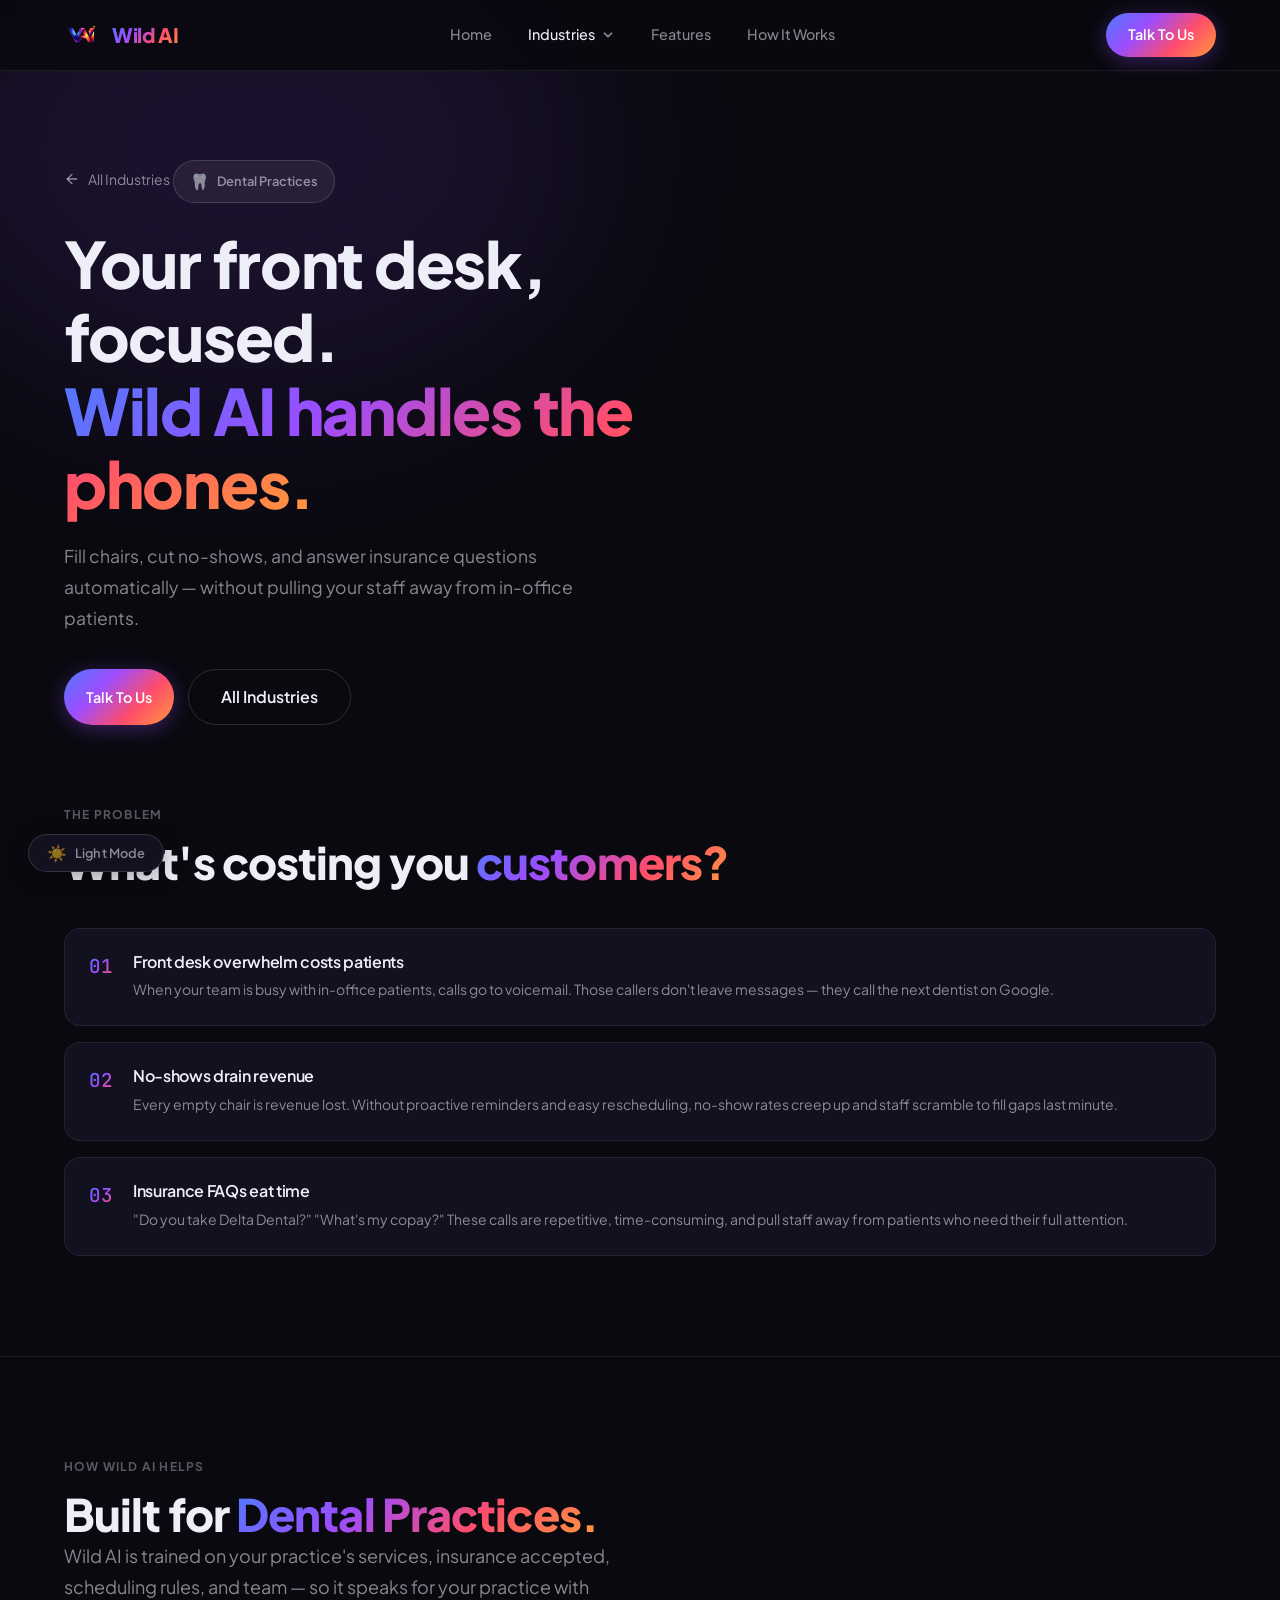
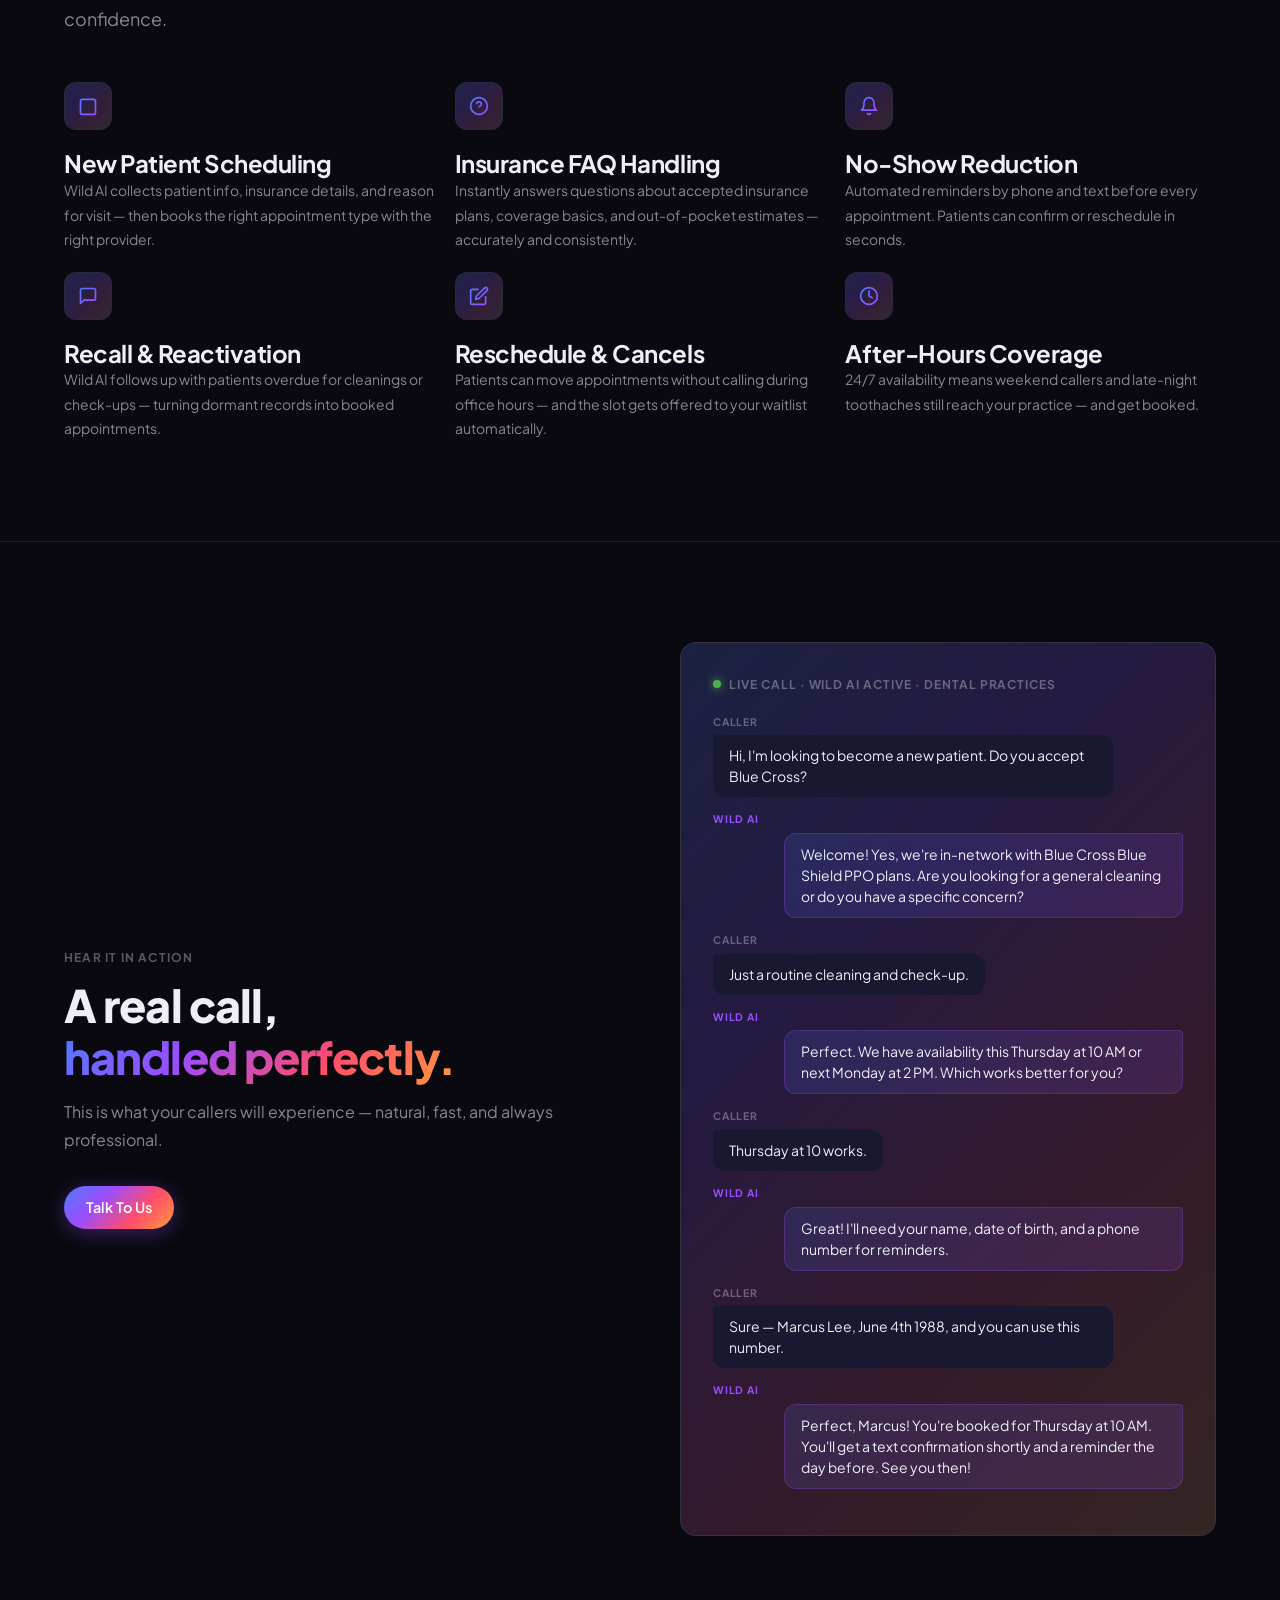
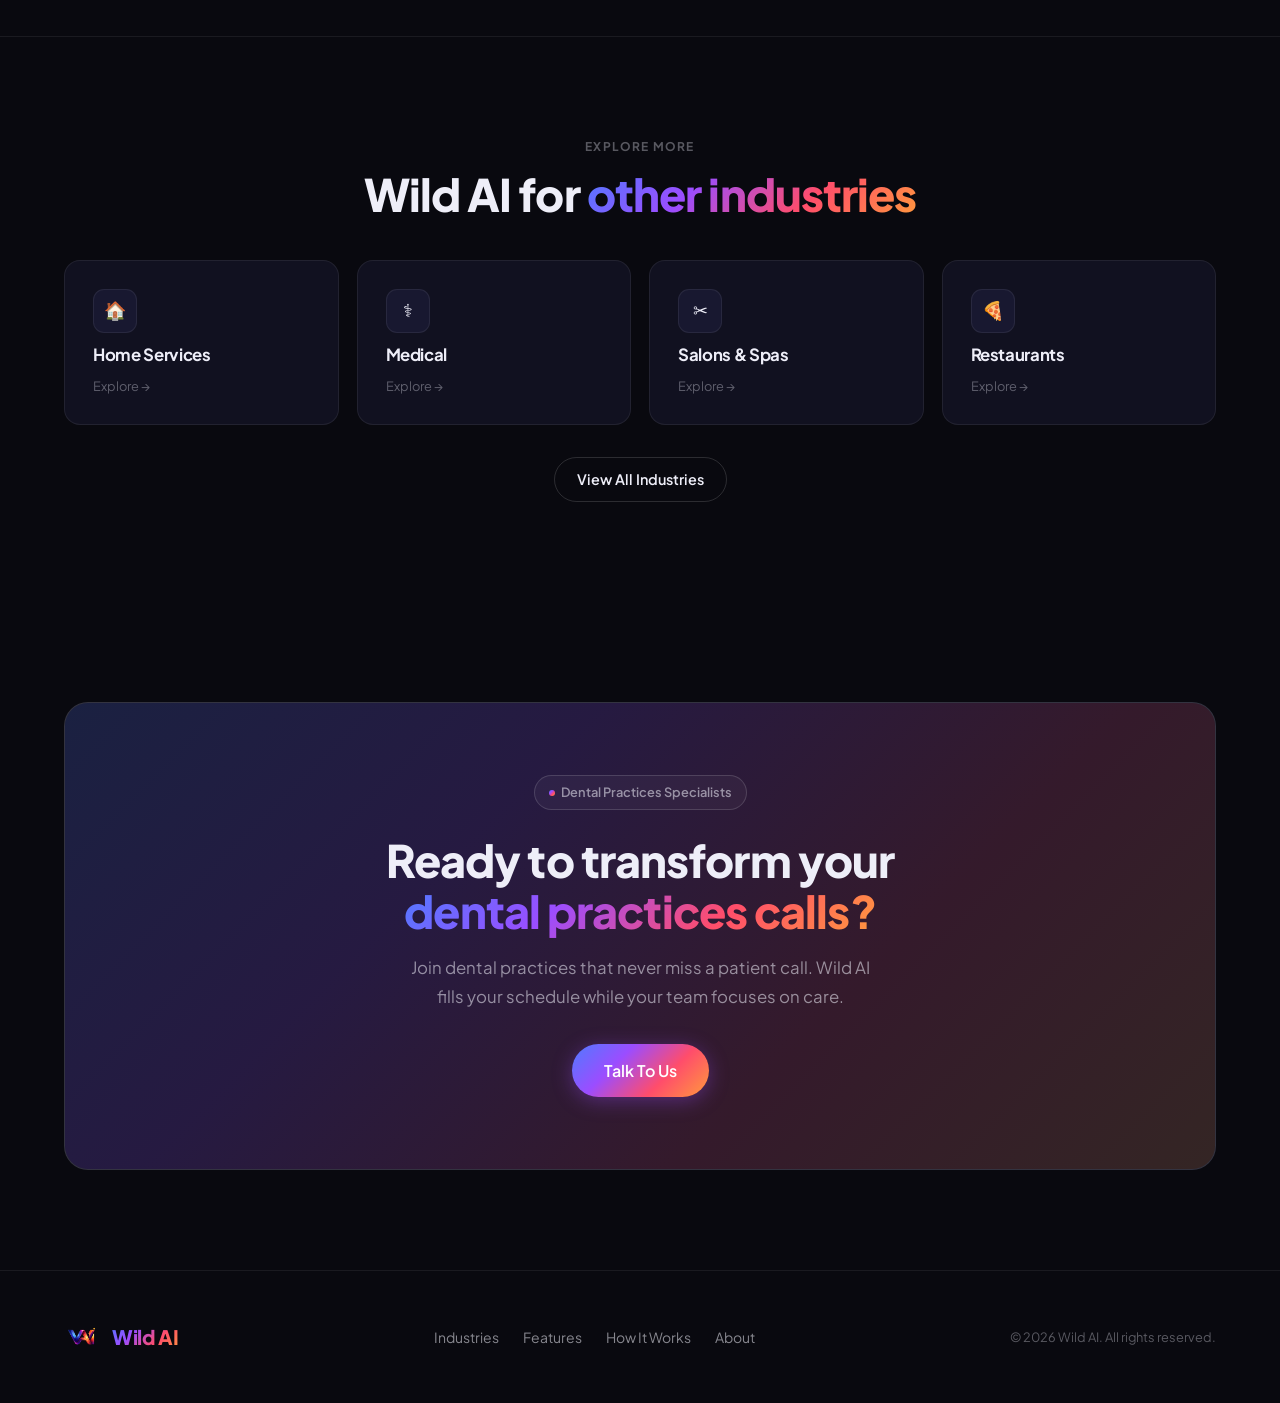
<file: niches/dental.html>
<!DOCTYPE html>
<html lang="en">
<head>
  <meta charset="UTF-8" />
  <meta name="viewport" content="width=device-width, initial-scale=1.0" />
  <title>Dental Practices — Wild AI</title>
    <link rel="icon" type="image/png" href="../uploads/logo-1777127155802.png" />
  <link rel="apple-touch-icon" href="../uploads/logo-1777127155802.png" />
  <link rel="stylesheet" href="../shared/styles.css" />
  </head>
<body>
<nav><div class="nav-inner"></div></nav>
<div class="mobile-menu"></div>
<div id="niche-root"></div>

<script>
window.NICHE_DATA = {
  slug: 'dental',
  name: 'Dental Practices',
  icon: '&#129463;',
  glowColor: '#9b4dff',
  headline: 'Your front desk, focused.',
  headlineAccent: 'Wild AI handles the phones.',
  subheadline: 'Fill chairs, cut no-shows, and answer insurance questions automatically — without pulling your staff away from in-office patients.',
  challenges: [
    { title: 'Front desk overwhelm costs patients', desc: 'When your team is busy with in-office patients, calls go to voicemail. Those callers don\'t leave messages — they call the next dentist on Google.' },
    { title: 'No-shows drain revenue', desc: 'Every empty chair is revenue lost. Without proactive reminders and easy rescheduling, no-show rates creep up and staff scramble to fill gaps last minute.' },
    { title: 'Insurance FAQs eat time', desc: '"Do you take Delta Dental?" "What\'s my copay?" These calls are repetitive, time-consuming, and pull staff away from patients who need their full attention.' },
  ],
  featuresIntro: 'Wild AI is trained on your practice\'s services, insurance accepted, scheduling rules, and team — so it speaks for your practice with confidence.',
  features: [
    { title: 'New Patient Scheduling', desc: 'Wild AI collects patient info, insurance details, and reason for visit — then books the right appointment type with the right provider.', icon: '<rect x="3" y="4" width="18" height="18" rx="2"/><line x1="16" y1="2" x2="16" y2="6"/><line x1="8" y1="2" x2="8" y2="6"/><line x1="3" y1="10" x2="21" y2="10"/>' },
    { title: 'Insurance FAQ Handling', desc: 'Instantly answers questions about accepted insurance plans, coverage basics, and out-of-pocket estimates — accurately and consistently.', icon: '<circle cx="12" cy="12" r="10"/><path d="M9.09 9a3 3 0 015.83 1c0 2-3 3-3 3"/><line x1="12" y1="17" x2="12.01" y2="17"/>' },
    { title: 'No-Show Reduction', desc: 'Automated reminders by phone and text before every appointment. Patients can confirm or reschedule in seconds.', icon: '<path d="M18 8A6 6 0 006 8c0 7-3 9-3 9h18s-3-2-3-9"/><path d="M13.73 21a2 2 0 01-3.46 0"/>' },
    { title: 'Recall & Reactivation', desc: 'Wild AI follows up with patients overdue for cleanings or check-ups — turning dormant records into booked appointments.', icon: '<path d="M21 15a2 2 0 01-2 2H7l-4 4V5a2 2 0 012-2h14a2 2 0 012 2z"/>' },
    { title: 'Reschedule & Cancels', desc: 'Patients can move appointments without calling during office hours — and the slot gets offered to your waitlist automatically.', icon: '<path d="M11 4H4a2 2 0 00-2 2v14a2 2 0 002 2h14a2 2 0 002-2v-7"/><path d="M18.5 2.5a2.121 2.121 0 013 3L12 15l-4 1 1-4 9.5-9.5z"/>' },
    { title: 'After-Hours Coverage', desc: '24/7 availability means weekend callers and late-night toothaches still reach your practice — and get booked.', icon: '<circle cx="12" cy="12" r="10"/><polyline points="12 6 12 12 16 14"/>' },
  ],
  conversation: [
    { role: 'caller', text: 'Hi, I\'m looking to become a new patient. Do you accept Blue Cross?' },
    { role: 'agent', text: 'Welcome! Yes, we\'re in-network with Blue Cross Blue Shield PPO plans. Are you looking for a general cleaning or do you have a specific concern?' },
    { role: 'caller', text: 'Just a routine cleaning and check-up.' },
    { role: 'agent', text: 'Perfect. We have availability this Thursday at 10 AM or next Monday at 2 PM. Which works better for you?' },
    { role: 'caller', text: 'Thursday at 10 works.' },
    { role: 'agent', text: 'Great! I\'ll need your name, date of birth, and a phone number for reminders.' },
    { role: 'caller', text: 'Sure — Marcus Lee, June 4th 1988, and you can use this number.' },
    { role: 'agent', text: 'Perfect, Marcus! You\'re booked for Thursday at 10 AM. You\'ll get a text confirmation shortly and a reminder the day before. See you then!' },
  ],
  ctaText: 'Join dental practices that never miss a patient call. Wild AI fills your schedule while your team focuses on care.',
};
</script>
<script src="../shared/niche-template.js"></script>
<script src="../shared/animations.js"></script>
<!-- FLOATING THEME TOGGLE -->
<button class="theme-float" aria-label="Toggle theme">
  <span class="theme-float-icon">☀️</span>
  <span class="theme-float-label">Light Mode</span>
</button>

</body>
</html>
</file>
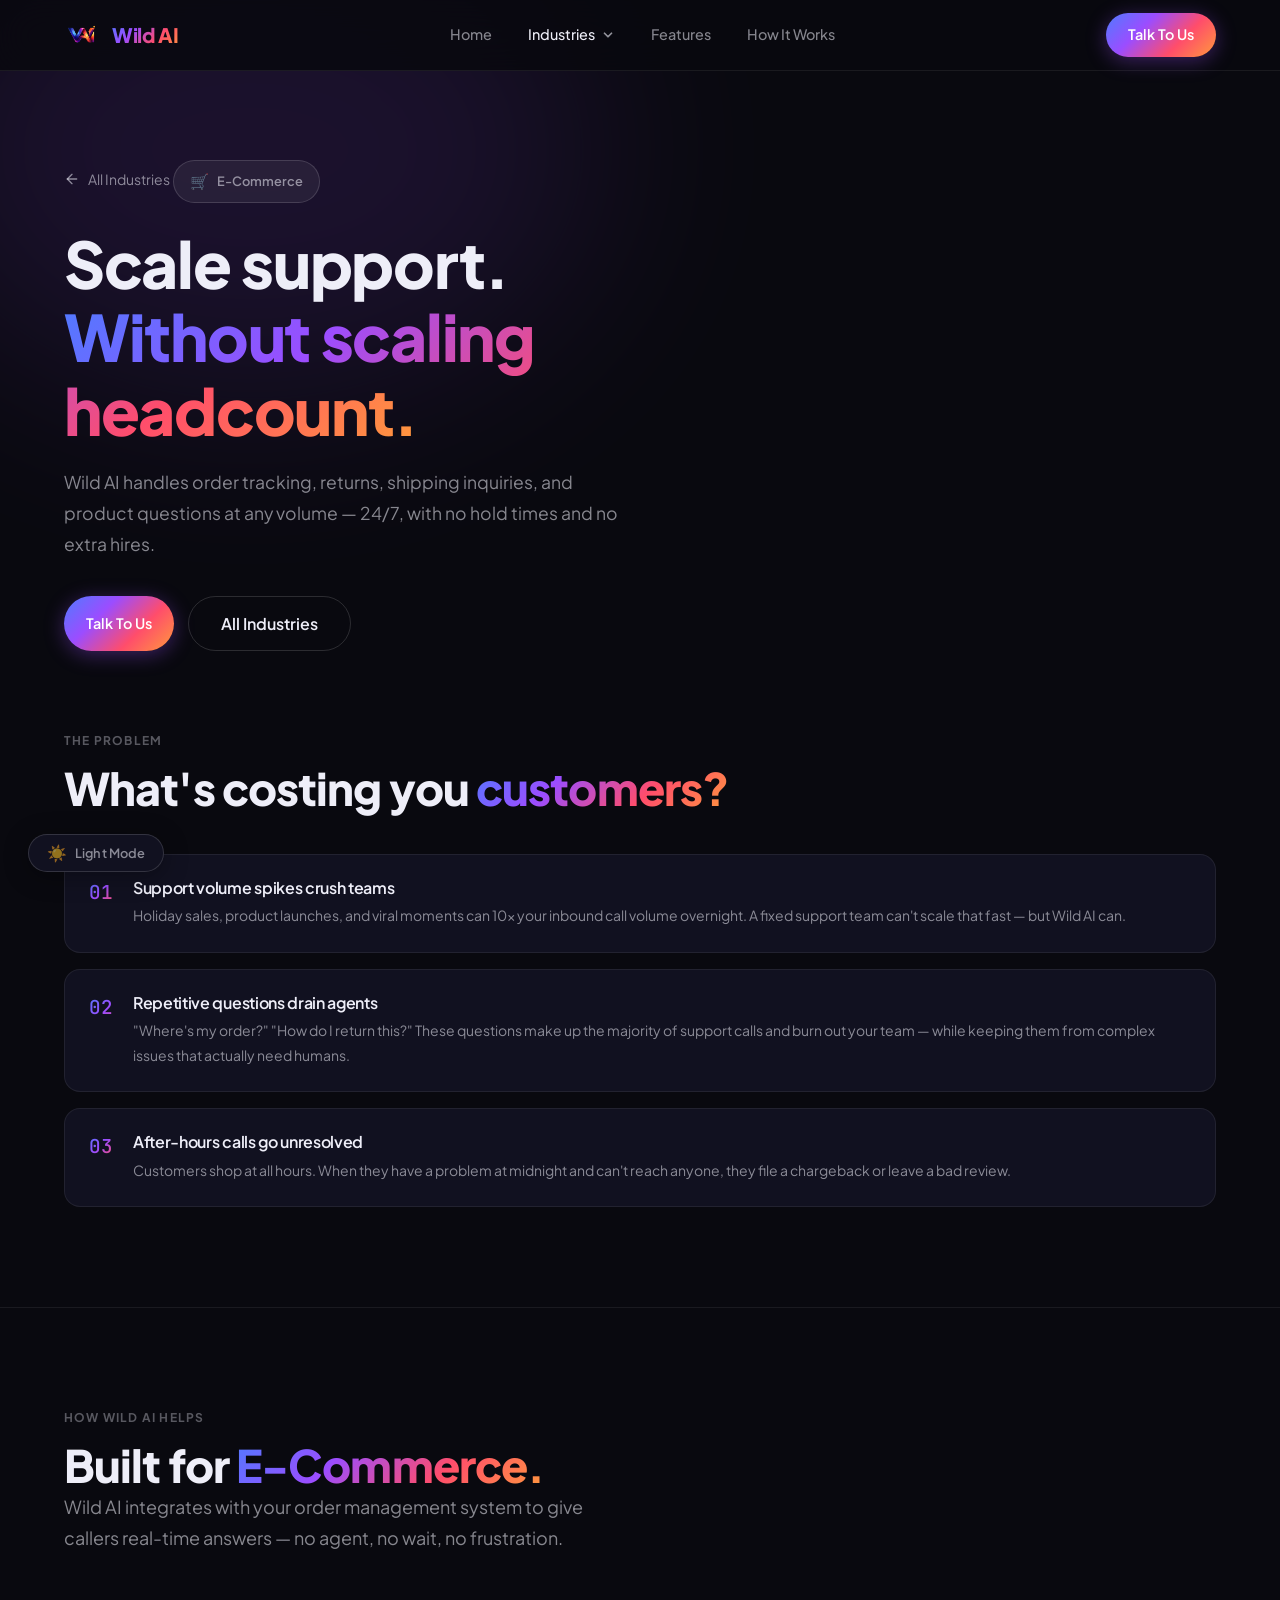
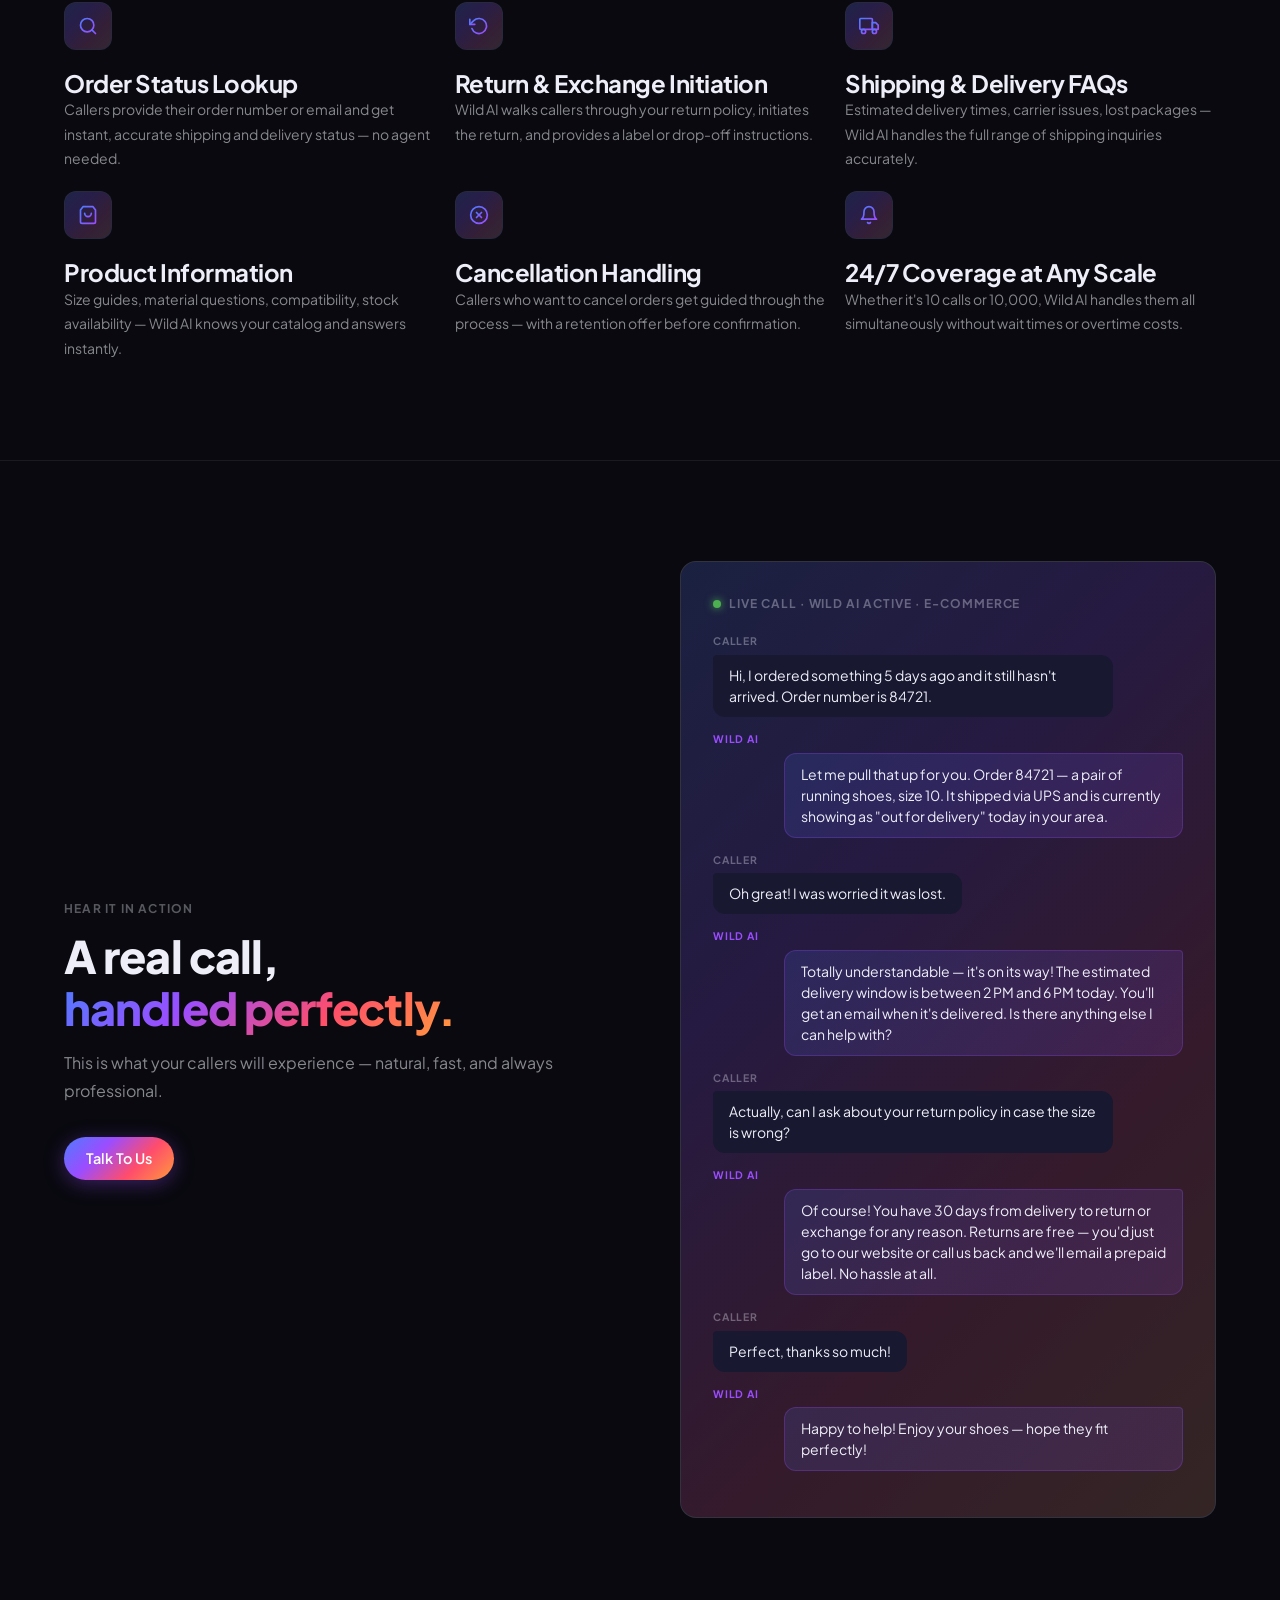
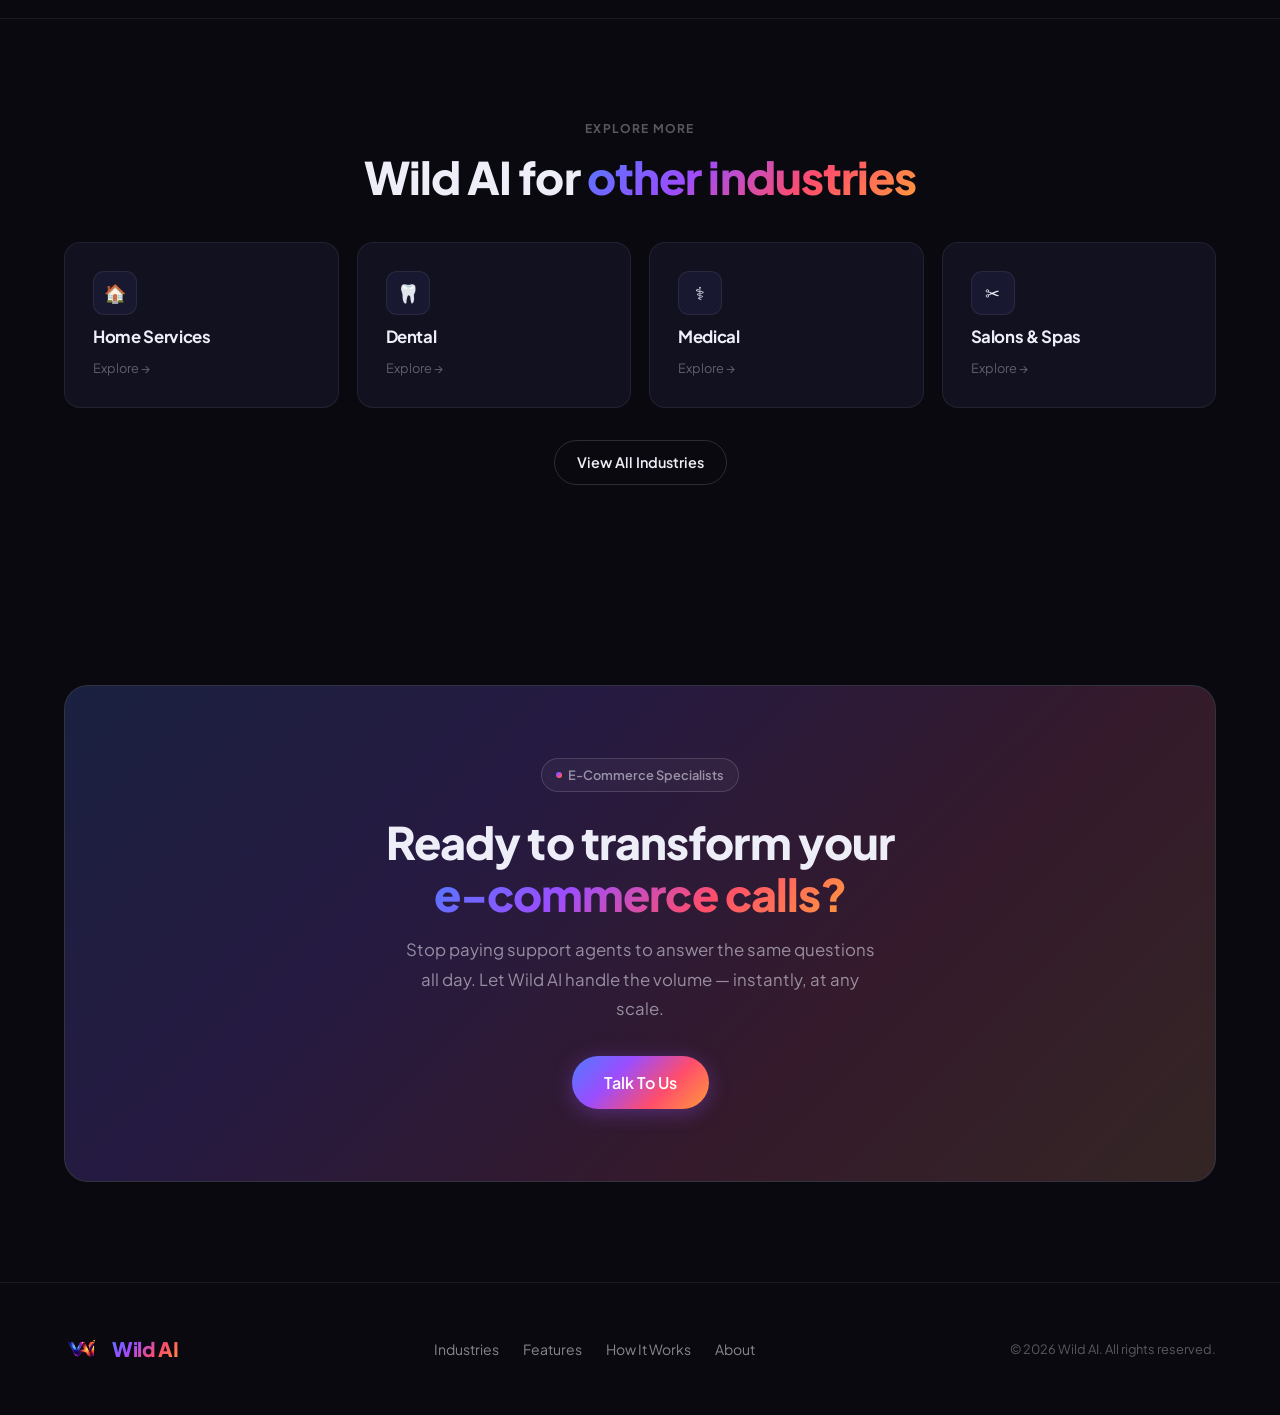
<file: niches/ecommerce.html>
<!DOCTYPE html>
<html lang="en">
<head>
  <meta charset="UTF-8" />
  <meta name="viewport" content="width=device-width, initial-scale=1.0" />
  <title>E-Commerce — Wild AI</title>
    <link rel="icon" type="image/png" href="../uploads/logo-1777127155802.png" />
  <link rel="apple-touch-icon" href="../uploads/logo-1777127155802.png" />
  <link rel="stylesheet" href="../shared/styles.css" />
  </head>
<body>
<nav><div class="nav-inner"></div></nav>
<div class="mobile-menu"></div>
<div id="niche-root"></div>

<script>
window.NICHE_DATA = {
  slug: 'ecommerce',
  name: 'E-Commerce',
  icon: '&#128722;',
  glowColor: '#9b4dff',
  headline: 'Scale support.',
  headlineAccent: 'Without scaling headcount.',
  subheadline: 'Wild AI handles order tracking, returns, shipping inquiries, and product questions at any volume — 24/7, with no hold times and no extra hires.',
  challenges: [
    { title: 'Support volume spikes crush teams', desc: 'Holiday sales, product launches, and viral moments can 10x your inbound call volume overnight. A fixed support team can\'t scale that fast — but Wild AI can.' },
    { title: 'Repetitive questions drain agents', desc: '"Where\'s my order?" "How do I return this?" These questions make up the majority of support calls and burn out your team — while keeping them from complex issues that actually need humans.' },
    { title: 'After-hours calls go unresolved', desc: 'Customers shop at all hours. When they have a problem at midnight and can\'t reach anyone, they file a chargeback or leave a bad review.' },
  ],
  featuresIntro: 'Wild AI integrates with your order management system to give callers real-time answers — no agent, no wait, no frustration.',
  features: [
    { title: 'Order Status Lookup', desc: 'Callers provide their order number or email and get instant, accurate shipping and delivery status — no agent needed.', icon: '<circle cx="11" cy="11" r="8"/><line x1="21" y1="21" x2="16.65" y2="16.65"/>' },
    { title: 'Return & Exchange Initiation', desc: 'Wild AI walks callers through your return policy, initiates the return, and provides a label or drop-off instructions.', icon: '<polyline points="1 4 1 10 7 10"/><path d="M3.51 15a9 9 0 102.13-9.36L1 10"/>' },
    { title: 'Shipping & Delivery FAQs', desc: 'Estimated delivery times, carrier issues, lost packages — Wild AI handles the full range of shipping inquiries accurately.', icon: '<rect x="1" y="3" width="15" height="13" rx="1"/><polygon points="16 8 20 8 23 11 23 16 16 16 16 8"/><circle cx="5.5" cy="18.5" r="2.5"/><circle cx="18.5" cy="18.5" r="2.5"/>' },
    { title: 'Product Information', desc: 'Size guides, material questions, compatibility, stock availability — Wild AI knows your catalog and answers instantly.', icon: '<path d="M6 2L3 6v14a2 2 0 002 2h14a2 2 0 002-2V6l-3-4z"/><line x1="3" y1="6" x2="21" y2="6"/><path d="M16 10a4 4 0 01-8 0"/>' },
    { title: 'Cancellation Handling', desc: 'Callers who want to cancel orders get guided through the process — with a retention offer before confirmation.', icon: '<circle cx="12" cy="12" r="10"/><line x1="15" y1="9" x2="9" y2="15"/><line x1="9" y1="9" x2="15" y2="15"/>' },
    { title: '24/7 Coverage at Any Scale', desc: 'Whether it\'s 10 calls or 10,000, Wild AI handles them all simultaneously without wait times or overtime costs.', icon: '<path d="M18 8A6 6 0 006 8c0 7-3 9-3 9h18s-3-2-3-9"/><path d="M13.73 21a2 2 0 01-3.46 0"/>' },
  ],
  conversation: [
    { role: 'caller', text: 'Hi, I ordered something 5 days ago and it still hasn\'t arrived. Order number is 84721.' },
    { role: 'agent', text: 'Let me pull that up for you. Order 84721 — a pair of running shoes, size 10. It shipped via UPS and is currently showing as "out for delivery" today in your area.' },
    { role: 'caller', text: 'Oh great! I was worried it was lost.' },
    { role: 'agent', text: 'Totally understandable — it\'s on its way! The estimated delivery window is between 2 PM and 6 PM today. You\'ll get an email when it\'s delivered. Is there anything else I can help with?' },
    { role: 'caller', text: 'Actually, can I ask about your return policy in case the size is wrong?' },
    { role: 'agent', text: 'Of course! You have 30 days from delivery to return or exchange for any reason. Returns are free — you\'d just go to our website or call us back and we\'ll email a prepaid label. No hassle at all.' },
    { role: 'caller', text: 'Perfect, thanks so much!' },
    { role: 'agent', text: 'Happy to help! Enjoy your shoes — hope they fit perfectly!' },
  ],
  ctaText: 'Stop paying support agents to answer the same questions all day. Let Wild AI handle the volume — instantly, at any scale.',
};
</script>
<script src="../shared/niche-template.js"></script>
<script src="../shared/animations.js"></script>
<!-- FLOATING THEME TOGGLE -->
<button class="theme-float" aria-label="Toggle theme">
  <span class="theme-float-icon">☀️</span>
  <span class="theme-float-label">Light Mode</span>
</button>

</body>
</html>
</file>
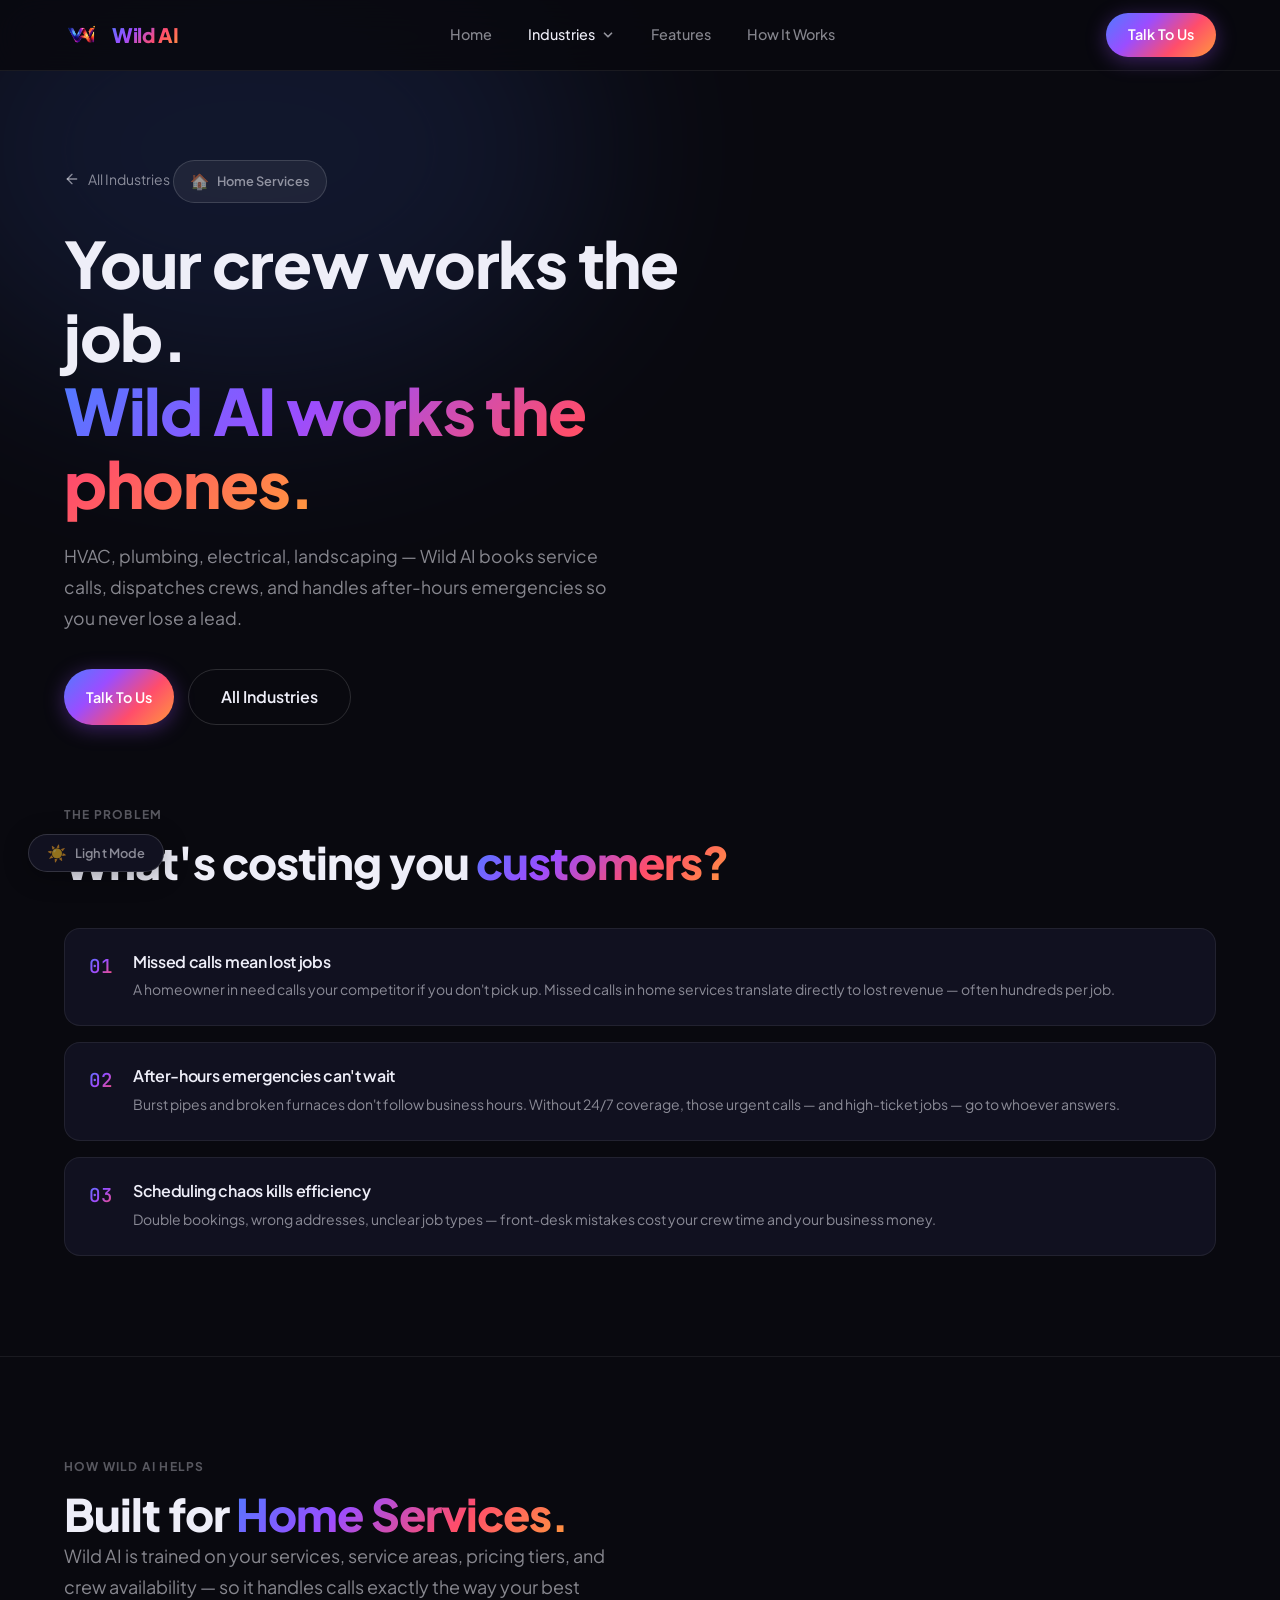
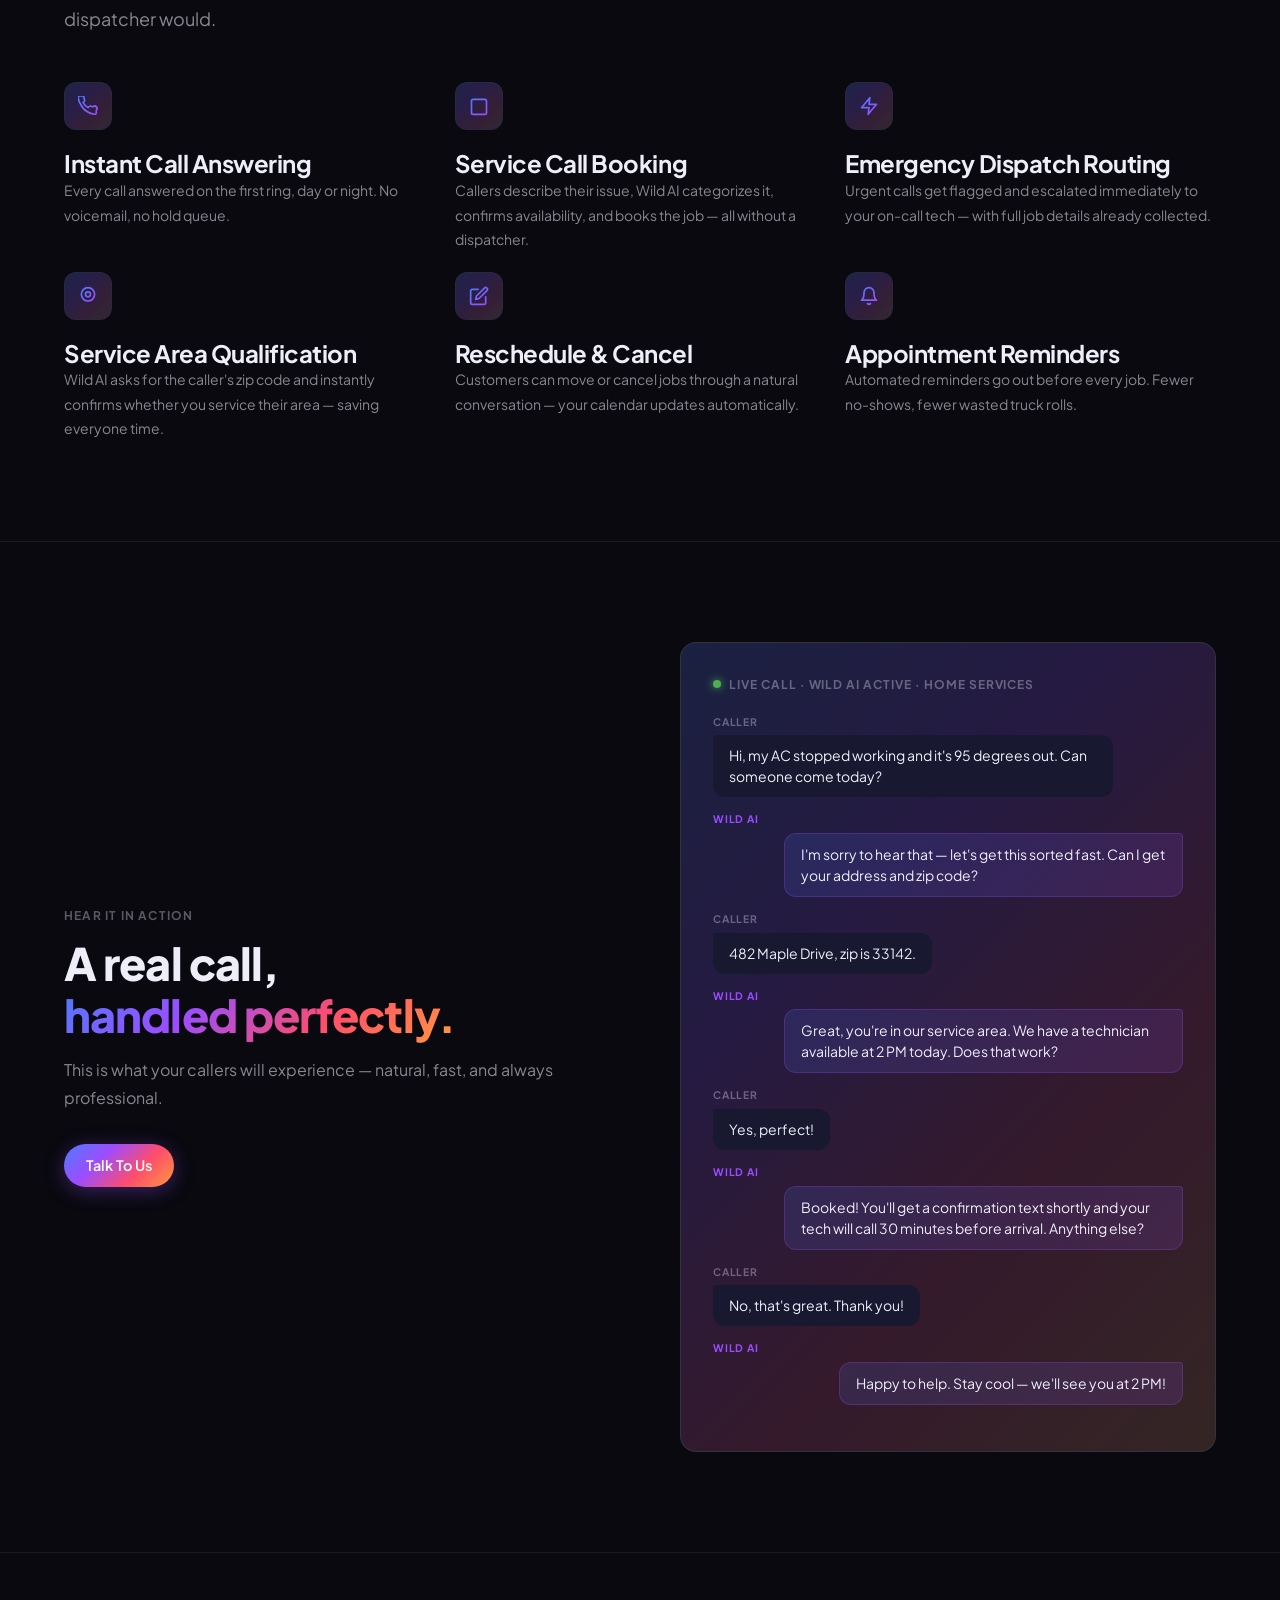
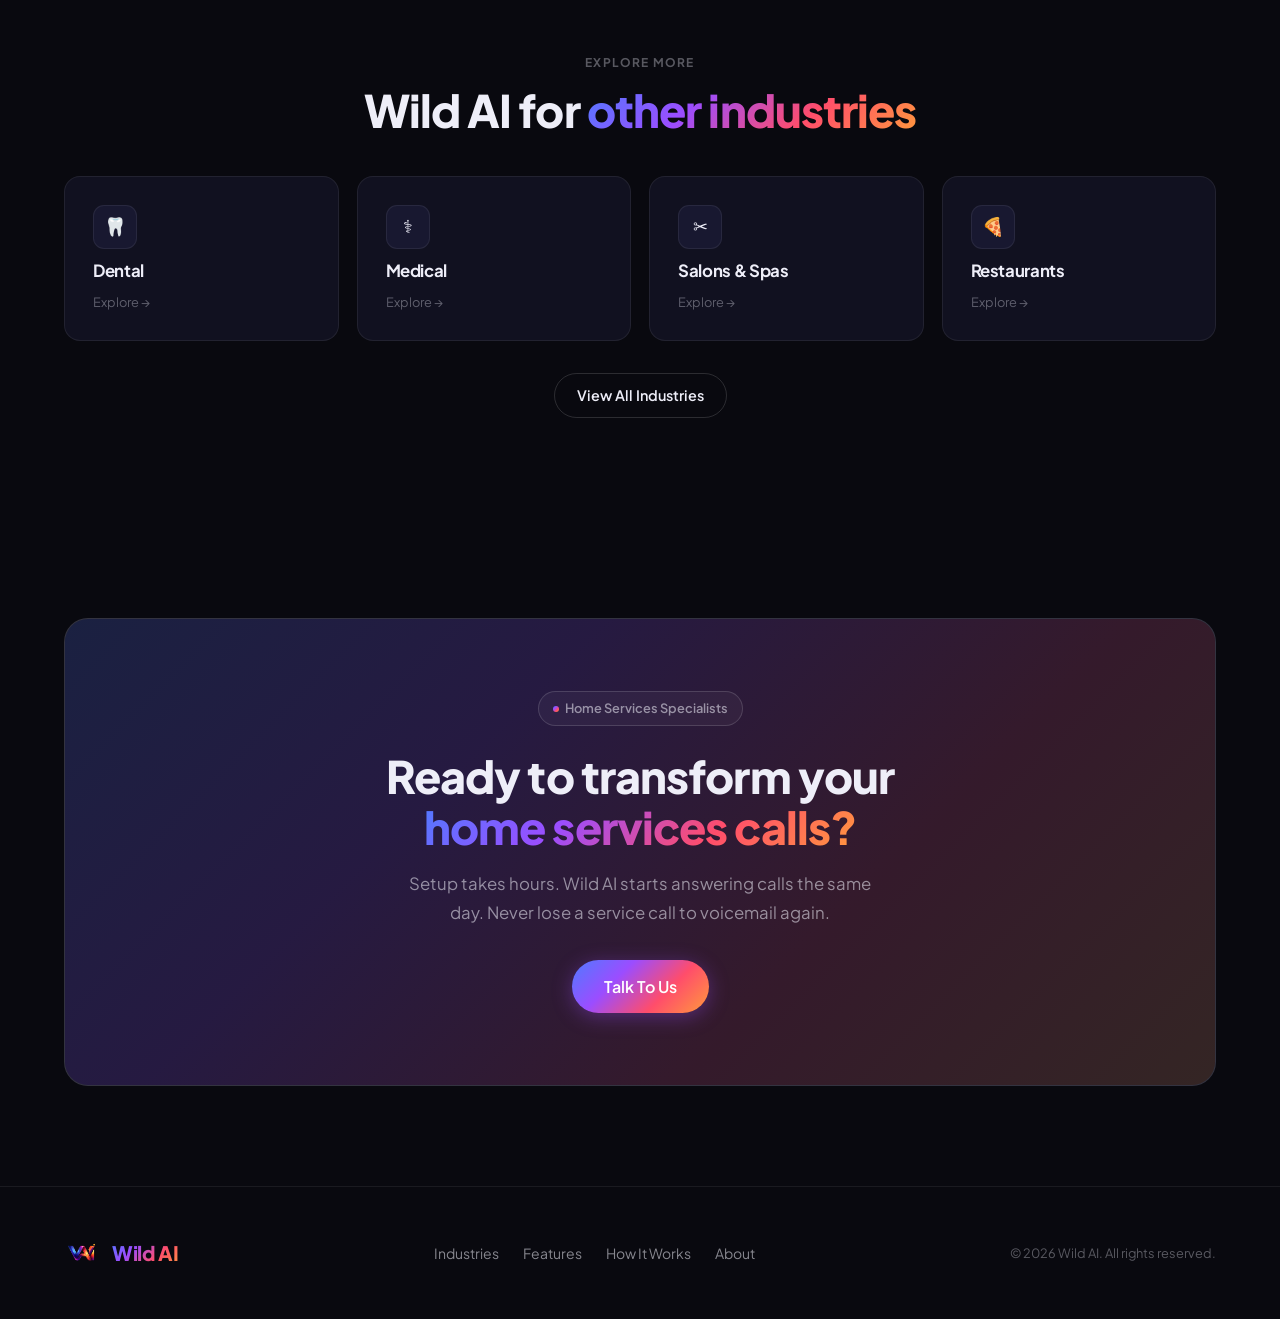
<file: niches/home-services.html>
<!DOCTYPE html>
<html lang="en">
<head>
  <meta charset="UTF-8" />
  <meta name="viewport" content="width=device-width, initial-scale=1.0" />
  <title>Home Services — Wild AI</title>
    <link rel="icon" type="image/png" href="../uploads/logo-1777127155802.png" />
  <link rel="apple-touch-icon" href="../uploads/logo-1777127155802.png" />
  <link rel="stylesheet" href="../shared/styles.css" />
  </head>
<body>
<nav><div class="nav-inner"></div></nav>
<div class="mobile-menu"></div>
<div id="niche-root"></div>

<script>
window.NICHE_DATA = {
  slug: 'home-services',
  name: 'Home Services',
  icon: '&#127968;',
  glowColor: '#4f7bff',
  headline: 'Your crew works the job.',
  headlineAccent: 'Wild AI works the phones.',
  subheadline: 'HVAC, plumbing, electrical, landscaping — Wild AI books service calls, dispatches crews, and handles after-hours emergencies so you never lose a lead.',
  challenges: [
    { title: 'Missed calls mean lost jobs', desc: 'A homeowner in need calls your competitor if you don\'t pick up. Missed calls in home services translate directly to lost revenue — often hundreds per job.' },
    { title: 'After-hours emergencies can\'t wait', desc: 'Burst pipes and broken furnaces don\'t follow business hours. Without 24/7 coverage, those urgent calls — and high-ticket jobs — go to whoever answers.' },
    { title: 'Scheduling chaos kills efficiency', desc: 'Double bookings, wrong addresses, unclear job types — front-desk mistakes cost your crew time and your business money.' },
  ],
  featuresIntro: 'Wild AI is trained on your services, service areas, pricing tiers, and crew availability — so it handles calls exactly the way your best dispatcher would.',
  features: [
    { title: 'Instant Call Answering', desc: 'Every call answered on the first ring, day or night. No voicemail, no hold queue.', icon: '<path d="M22 16.92v3a2 2 0 01-2.18 2 19.79 19.79 0 01-8.63-3.07A19.5 19.5 0 013.07 9.81 19.79 19.79 0 01.11 1.18 2 2 0 012.11 0h3a2 2 0 012 1.72c.127.96.361 1.903.7 2.81a2 2 0 01-.45 2.11L6.09 7.91a16 16 0 006 6l1.27-1.27a2 2 0 012.11-.45c.907.339 1.85.573 2.81.7A2 2 0 0122 16.92z"/>' },
    { title: 'Service Call Booking', desc: 'Callers describe their issue, Wild AI categorizes it, confirms availability, and books the job — all without a dispatcher.', icon: '<rect x="3" y="4" width="18" height="18" rx="2"/><line x1="16" y1="2" x2="16" y2="6"/><line x1="8" y1="2" x2="8" y2="6"/><line x1="3" y1="10" x2="21" y2="10"/>' },
    { title: 'Emergency Dispatch Routing', desc: 'Urgent calls get flagged and escalated immediately to your on-call tech — with full job details already collected.', icon: '<polygon points="13 2 3 14 12 14 11 22 21 10 12 10 13 2"/>' },
    { title: 'Service Area Qualification', desc: 'Wild AI asks for the caller\'s zip code and instantly confirms whether you service their area — saving everyone time.', icon: '<circle cx="12" cy="10" r="3"/><path d="M12 2a8 8 0 000 16c4.4 0 8-3.6 8-8s-3.6-8-8-8z"/>' },
    { title: 'Reschedule & Cancel', desc: 'Customers can move or cancel jobs through a natural conversation — your calendar updates automatically.', icon: '<path d="M11 4H4a2 2 0 00-2 2v14a2 2 0 002 2h14a2 2 0 002-2v-7"/><path d="M18.5 2.5a2.121 2.121 0 013 3L12 15l-4 1 1-4 9.5-9.5z"/>' },
    { title: 'Appointment Reminders', desc: 'Automated reminders go out before every job. Fewer no-shows, fewer wasted truck rolls.', icon: '<path d="M18 8A6 6 0 006 8c0 7-3 9-3 9h18s-3-2-3-9"/><path d="M13.73 21a2 2 0 01-3.46 0"/>' },
  ],
  conversation: [
    { role: 'caller', text: 'Hi, my AC stopped working and it\'s 95 degrees out. Can someone come today?' },
    { role: 'agent', text: 'I\'m sorry to hear that — let\'s get this sorted fast. Can I get your address and zip code?' },
    { role: 'caller', text: '482 Maple Drive, zip is 33142.' },
    { role: 'agent', text: 'Great, you\'re in our service area. We have a technician available at 2 PM today. Does that work?' },
    { role: 'caller', text: 'Yes, perfect!' },
    { role: 'agent', text: 'Booked! You\'ll get a confirmation text shortly and your tech will call 30 minutes before arrival. Anything else?' },
    { role: 'caller', text: 'No, that\'s great. Thank you!' },
    { role: 'agent', text: 'Happy to help. Stay cool — we\'ll see you at 2 PM!' },
  ],
  ctaText: 'Setup takes hours. Wild AI starts answering calls the same day. Never lose a service call to voicemail again.',
};
</script>
<script src="../shared/niche-template.js"></script>
<script src="../shared/animations.js"></script>
<!-- FLOATING THEME TOGGLE -->
<button class="theme-float" aria-label="Toggle theme">
  <span class="theme-float-icon">☀️</span>
  <span class="theme-float-label">Light Mode</span>
</button>

</body>
</html>
</file>
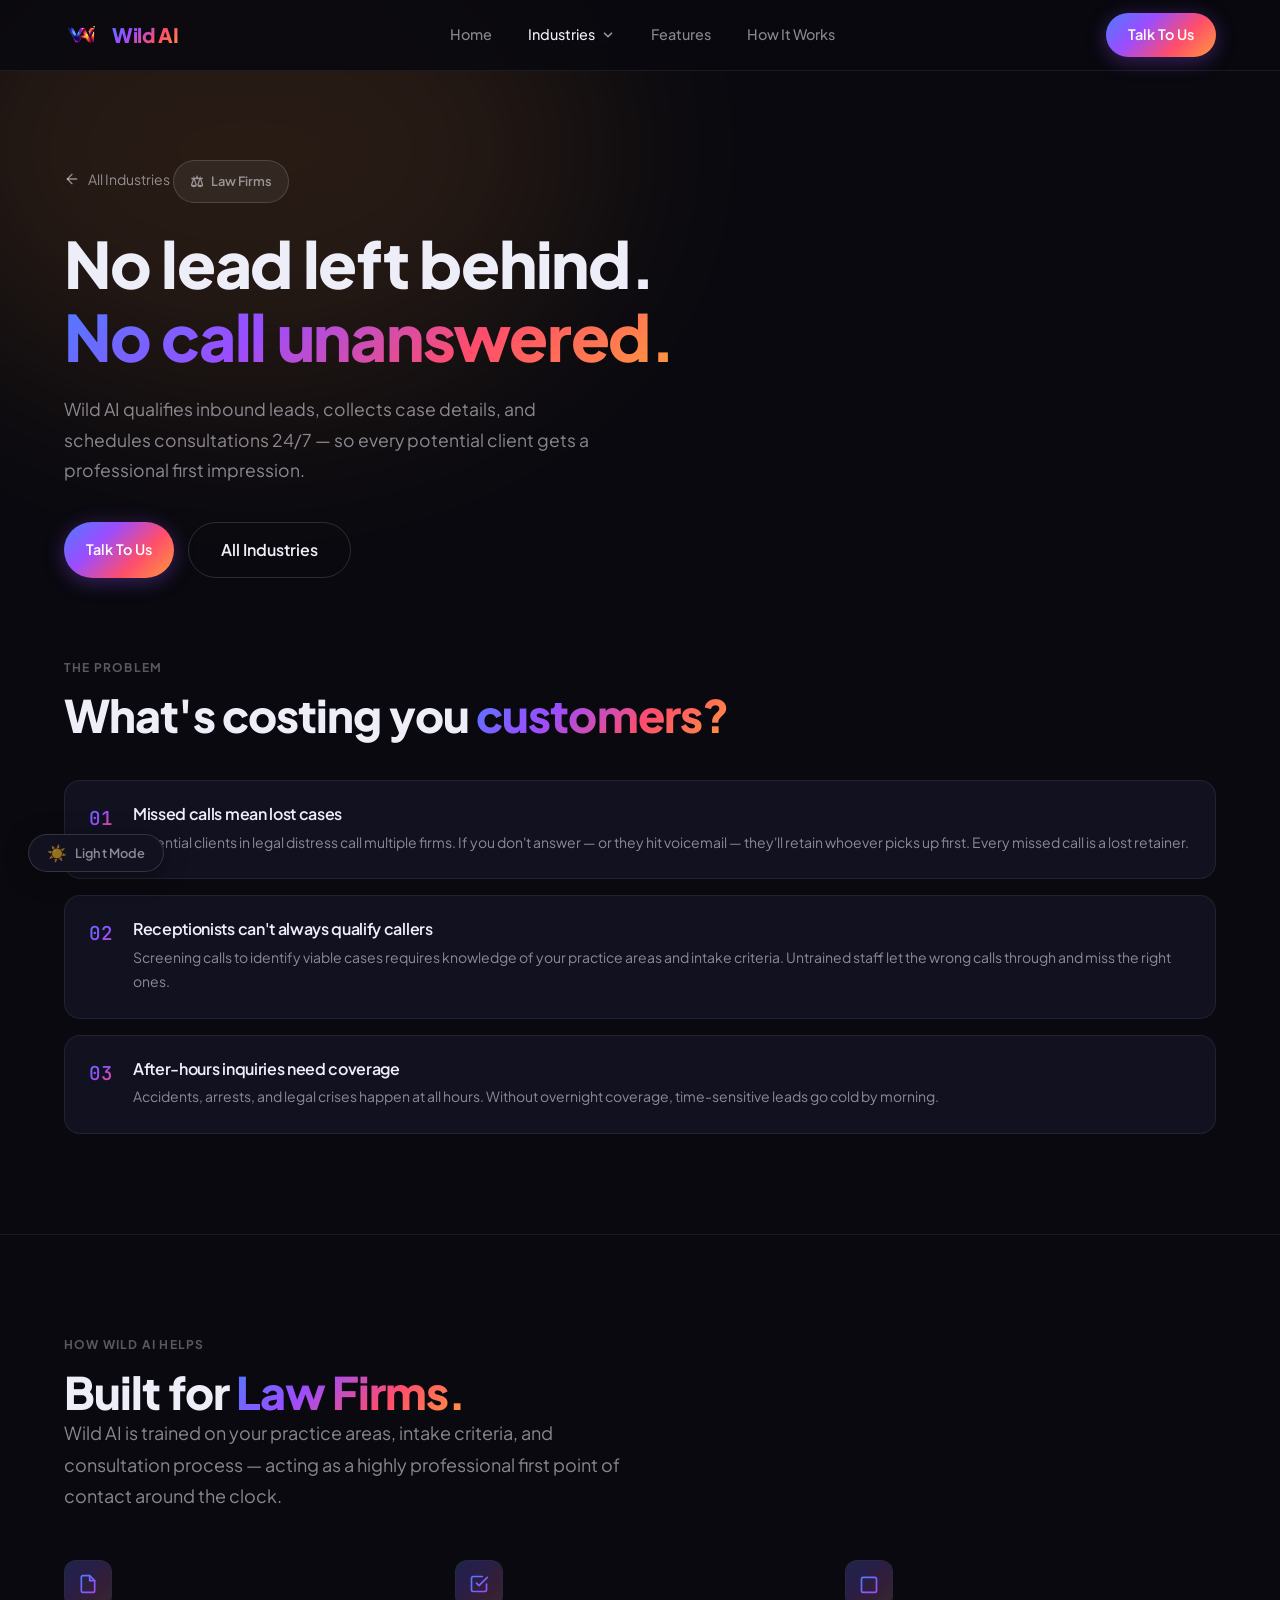
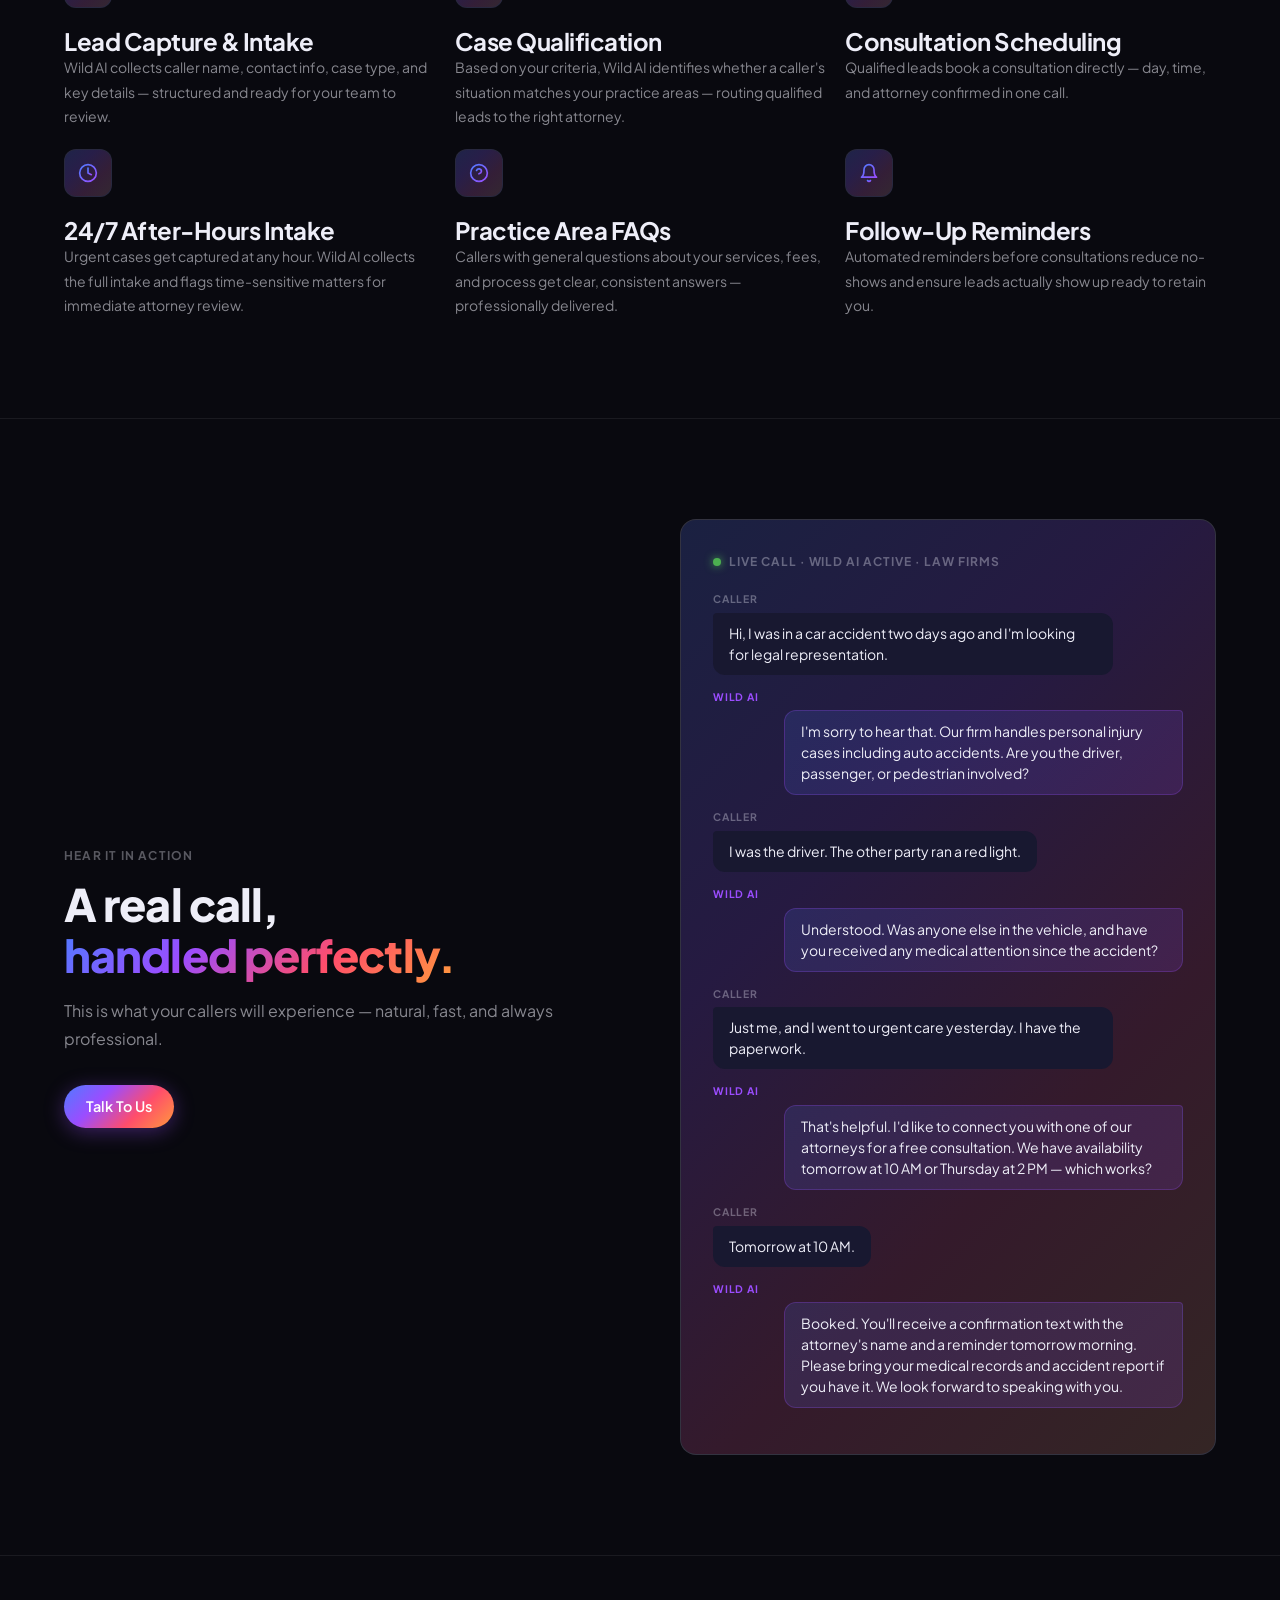
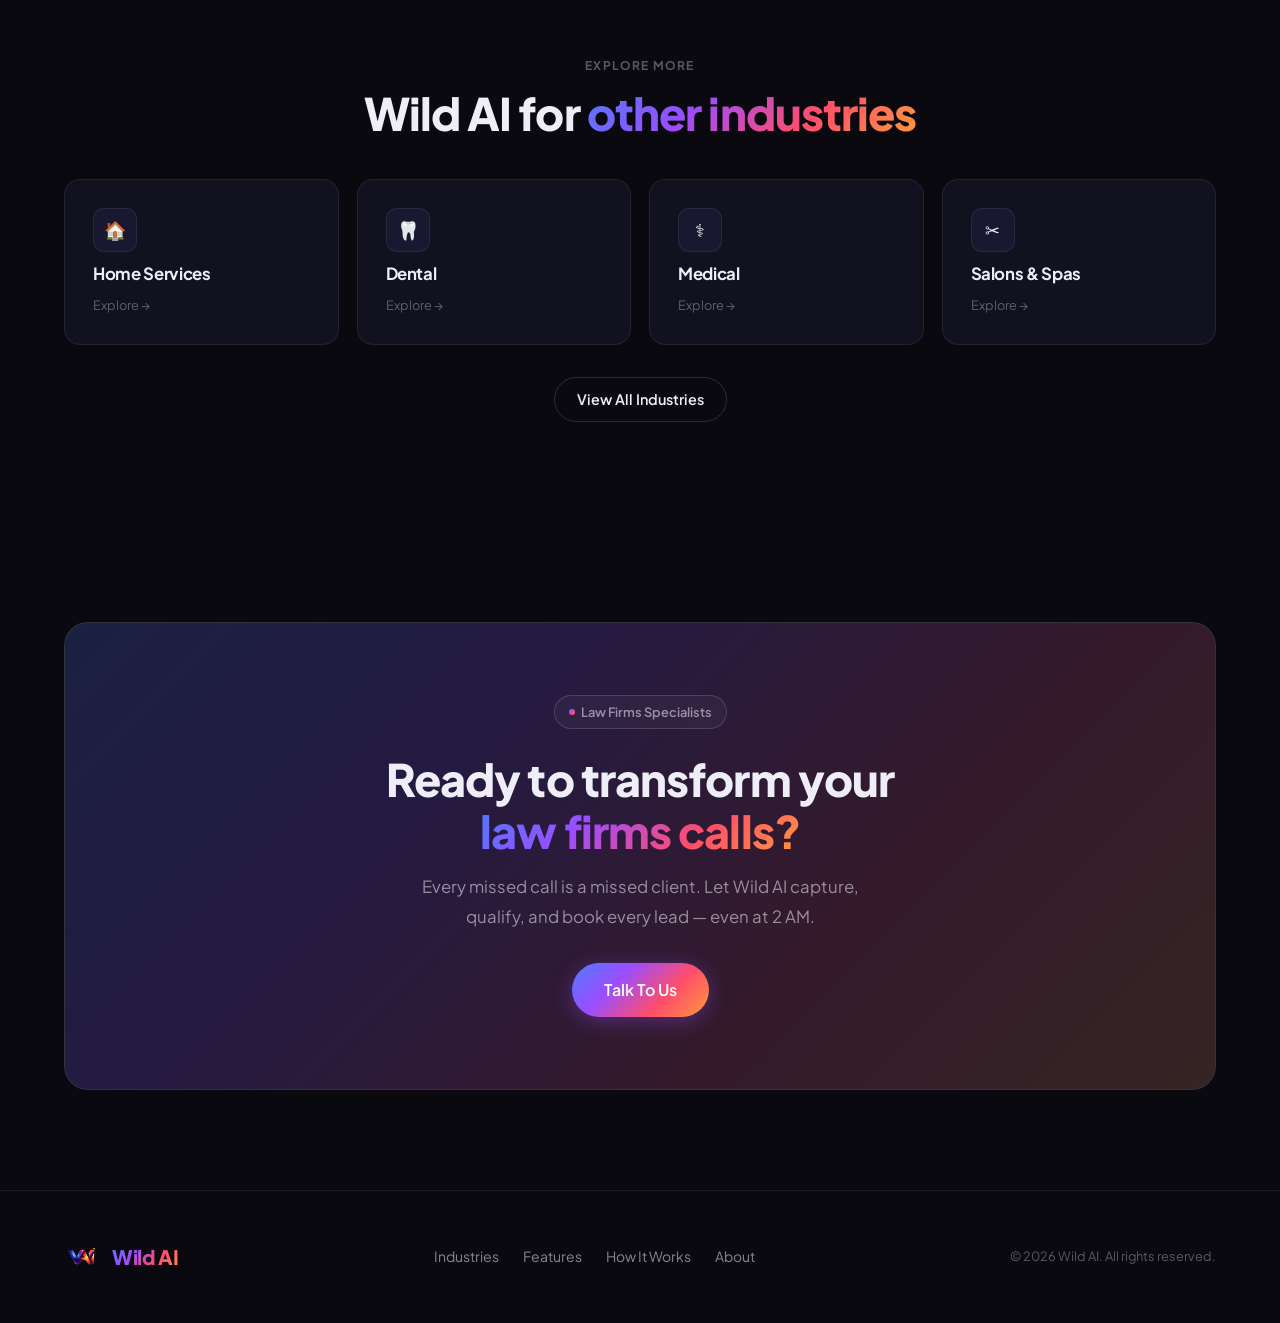
<file: niches/law-firms.html>
<!DOCTYPE html>
<html lang="en">
<head>
  <meta charset="UTF-8" />
  <meta name="viewport" content="width=device-width, initial-scale=1.0" />
  <title>Law Firms — Wild AI</title>
    <link rel="icon" type="image/png" href="../uploads/logo-1777127155802.png" />
  <link rel="apple-touch-icon" href="../uploads/logo-1777127155802.png" />
  <link rel="stylesheet" href="../shared/styles.css" />
  </head>
<body>
<nav><div class="nav-inner"></div></nav>
<div class="mobile-menu"></div>
<div id="niche-root"></div>

<script>
window.NICHE_DATA = {
  slug: 'law-firms',
  name: 'Law Firms',
  icon: '&#9878;',
  glowColor: '#ff9a3c',
  headline: 'No lead left behind.',
  headlineAccent: 'No call unanswered.',
  subheadline: 'Wild AI qualifies inbound leads, collects case details, and schedules consultations 24/7 — so every potential client gets a professional first impression.',
  challenges: [
    { title: 'Missed calls mean lost cases', desc: 'Potential clients in legal distress call multiple firms. If you don\'t answer — or they hit voicemail — they\'ll retain whoever picks up first. Every missed call is a lost retainer.' },
    { title: 'Receptionists can\'t always qualify callers', desc: 'Screening calls to identify viable cases requires knowledge of your practice areas and intake criteria. Untrained staff let the wrong calls through and miss the right ones.' },
    { title: 'After-hours inquiries need coverage', desc: 'Accidents, arrests, and legal crises happen at all hours. Without overnight coverage, time-sensitive leads go cold by morning.' },
  ],
  featuresIntro: 'Wild AI is trained on your practice areas, intake criteria, and consultation process — acting as a highly professional first point of contact around the clock.',
  features: [
    { title: 'Lead Capture & Intake', desc: 'Wild AI collects caller name, contact info, case type, and key details — structured and ready for your team to review.', icon: '<path d="M14 2H6a2 2 0 00-2 2v16a2 2 0 002 2h12a2 2 0 002-2V8z"/><polyline points="14 2 14 8 20 8"/>' },
    { title: 'Case Qualification', desc: 'Based on your criteria, Wild AI identifies whether a caller\'s situation matches your practice areas — routing qualified leads to the right attorney.', icon: '<polyline points="9 11 12 14 22 4"/><path d="M21 12v7a2 2 0 01-2 2H5a2 2 0 01-2-2V5a2 2 0 012-2h11"/>' },
    { title: 'Consultation Scheduling', desc: 'Qualified leads book a consultation directly — day, time, and attorney confirmed in one call.', icon: '<rect x="3" y="4" width="18" height="18" rx="2"/><line x1="16" y1="2" x2="16" y2="6"/><line x1="8" y1="2" x2="8" y2="6"/><line x1="3" y1="10" x2="21" y2="10"/>' },
    { title: '24/7 After-Hours Intake', desc: 'Urgent cases get captured at any hour. Wild AI collects the full intake and flags time-sensitive matters for immediate attorney review.', icon: '<circle cx="12" cy="12" r="10"/><polyline points="12 6 12 12 16 14"/>' },
    { title: 'Practice Area FAQs', desc: 'Callers with general questions about your services, fees, and process get clear, consistent answers — professionally delivered.', icon: '<circle cx="12" cy="12" r="10"/><path d="M9.09 9a3 3 0 015.83 1c0 2-3 3-3 3"/><line x1="12" y1="17" x2="12.01" y2="17"/>' },
    { title: 'Follow-Up Reminders', desc: 'Automated reminders before consultations reduce no-shows and ensure leads actually show up ready to retain you.', icon: '<path d="M18 8A6 6 0 006 8c0 7-3 9-3 9h18s-3-2-3-9"/><path d="M13.73 21a2 2 0 01-3.46 0"/>' },
  ],
  conversation: [
    { role: 'caller', text: 'Hi, I was in a car accident two days ago and I\'m looking for legal representation.' },
    { role: 'agent', text: 'I\'m sorry to hear that. Our firm handles personal injury cases including auto accidents. Are you the driver, passenger, or pedestrian involved?' },
    { role: 'caller', text: 'I was the driver. The other party ran a red light.' },
    { role: 'agent', text: 'Understood. Was anyone else in the vehicle, and have you received any medical attention since the accident?' },
    { role: 'caller', text: 'Just me, and I went to urgent care yesterday. I have the paperwork.' },
    { role: 'agent', text: 'That\'s helpful. I\'d like to connect you with one of our attorneys for a free consultation. We have availability tomorrow at 10 AM or Thursday at 2 PM — which works?' },
    { role: 'caller', text: 'Tomorrow at 10 AM.' },
    { role: 'agent', text: 'Booked. You\'ll receive a confirmation text with the attorney\'s name and a reminder tomorrow morning. Please bring your medical records and accident report if you have it. We look forward to speaking with you.' },
  ],
  ctaText: 'Every missed call is a missed client. Let Wild AI capture, qualify, and book every lead — even at 2 AM.',
};
</script>
<script src="../shared/niche-template.js"></script>
<script src="../shared/animations.js"></script>
<!-- FLOATING THEME TOGGLE -->
<button class="theme-float" aria-label="Toggle theme">
  <span class="theme-float-icon">☀️</span>
  <span class="theme-float-label">Light Mode</span>
</button>

</body>
</html>
</file>
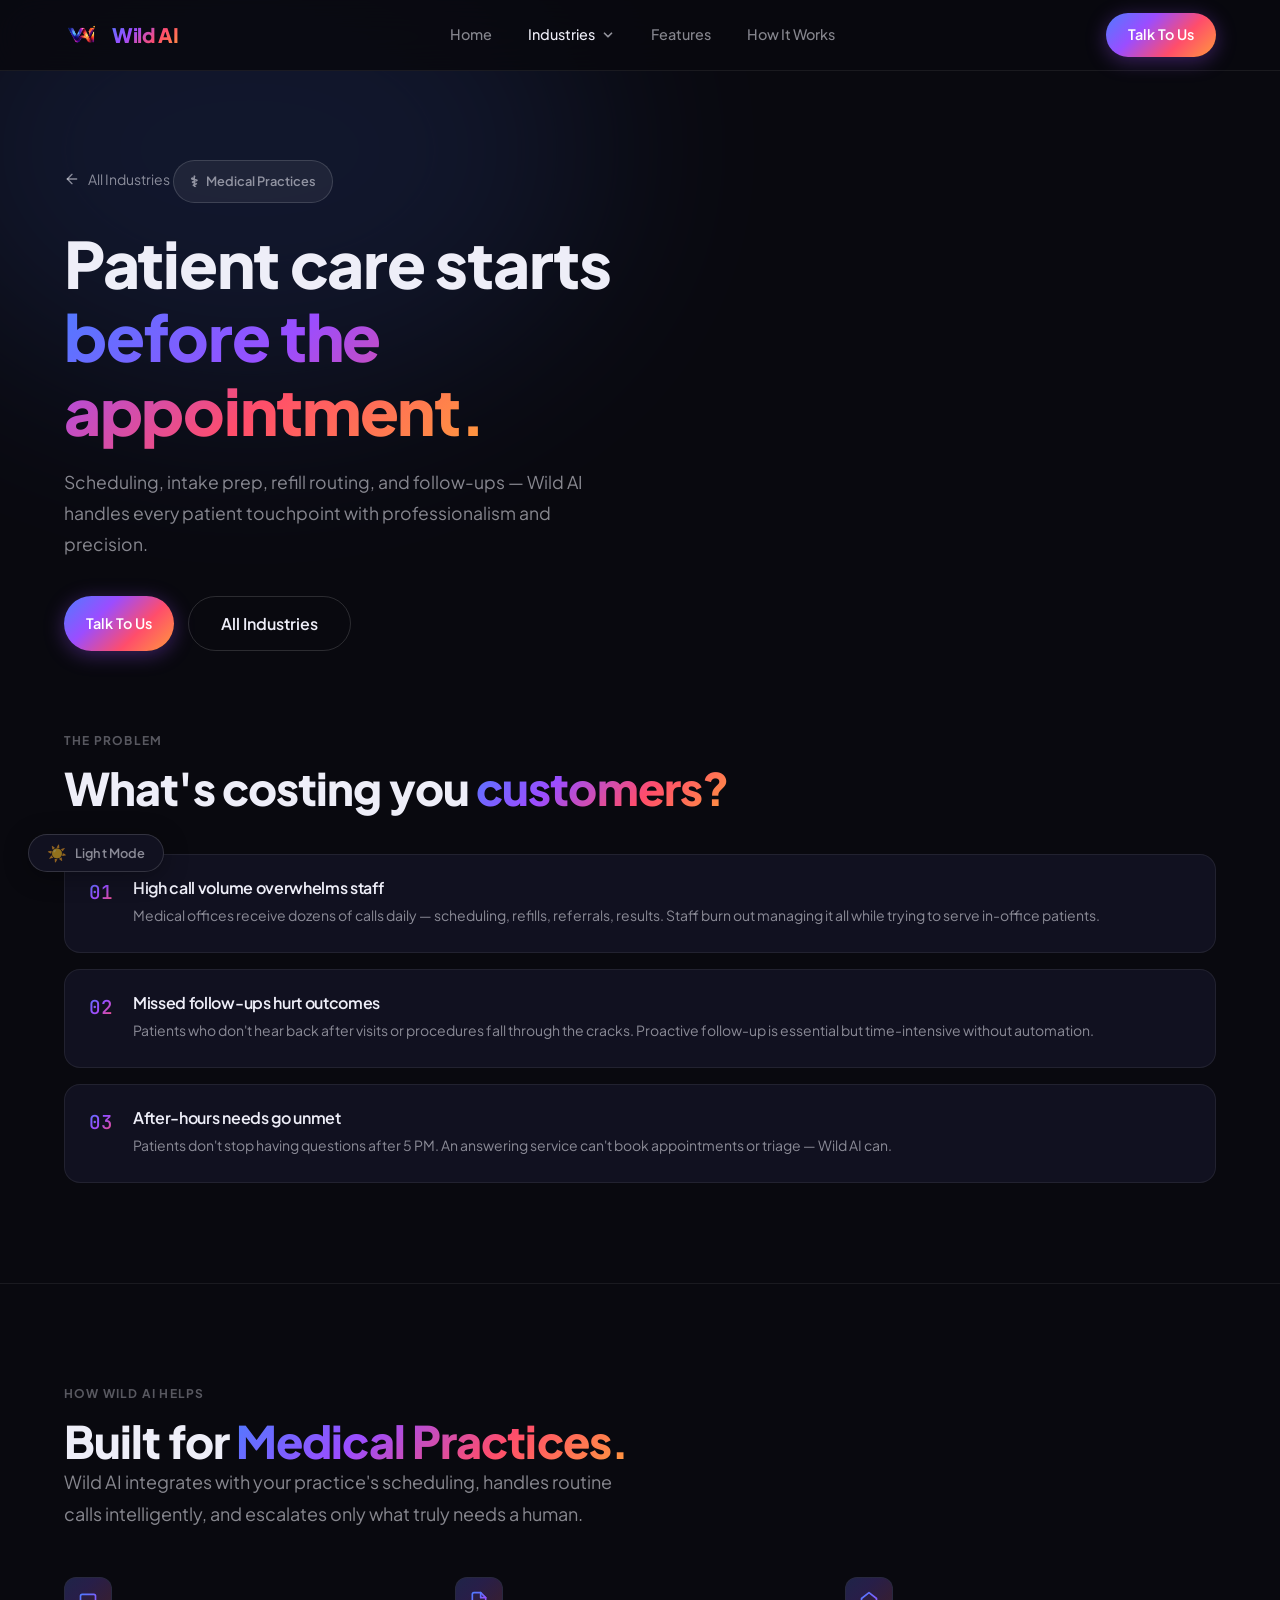
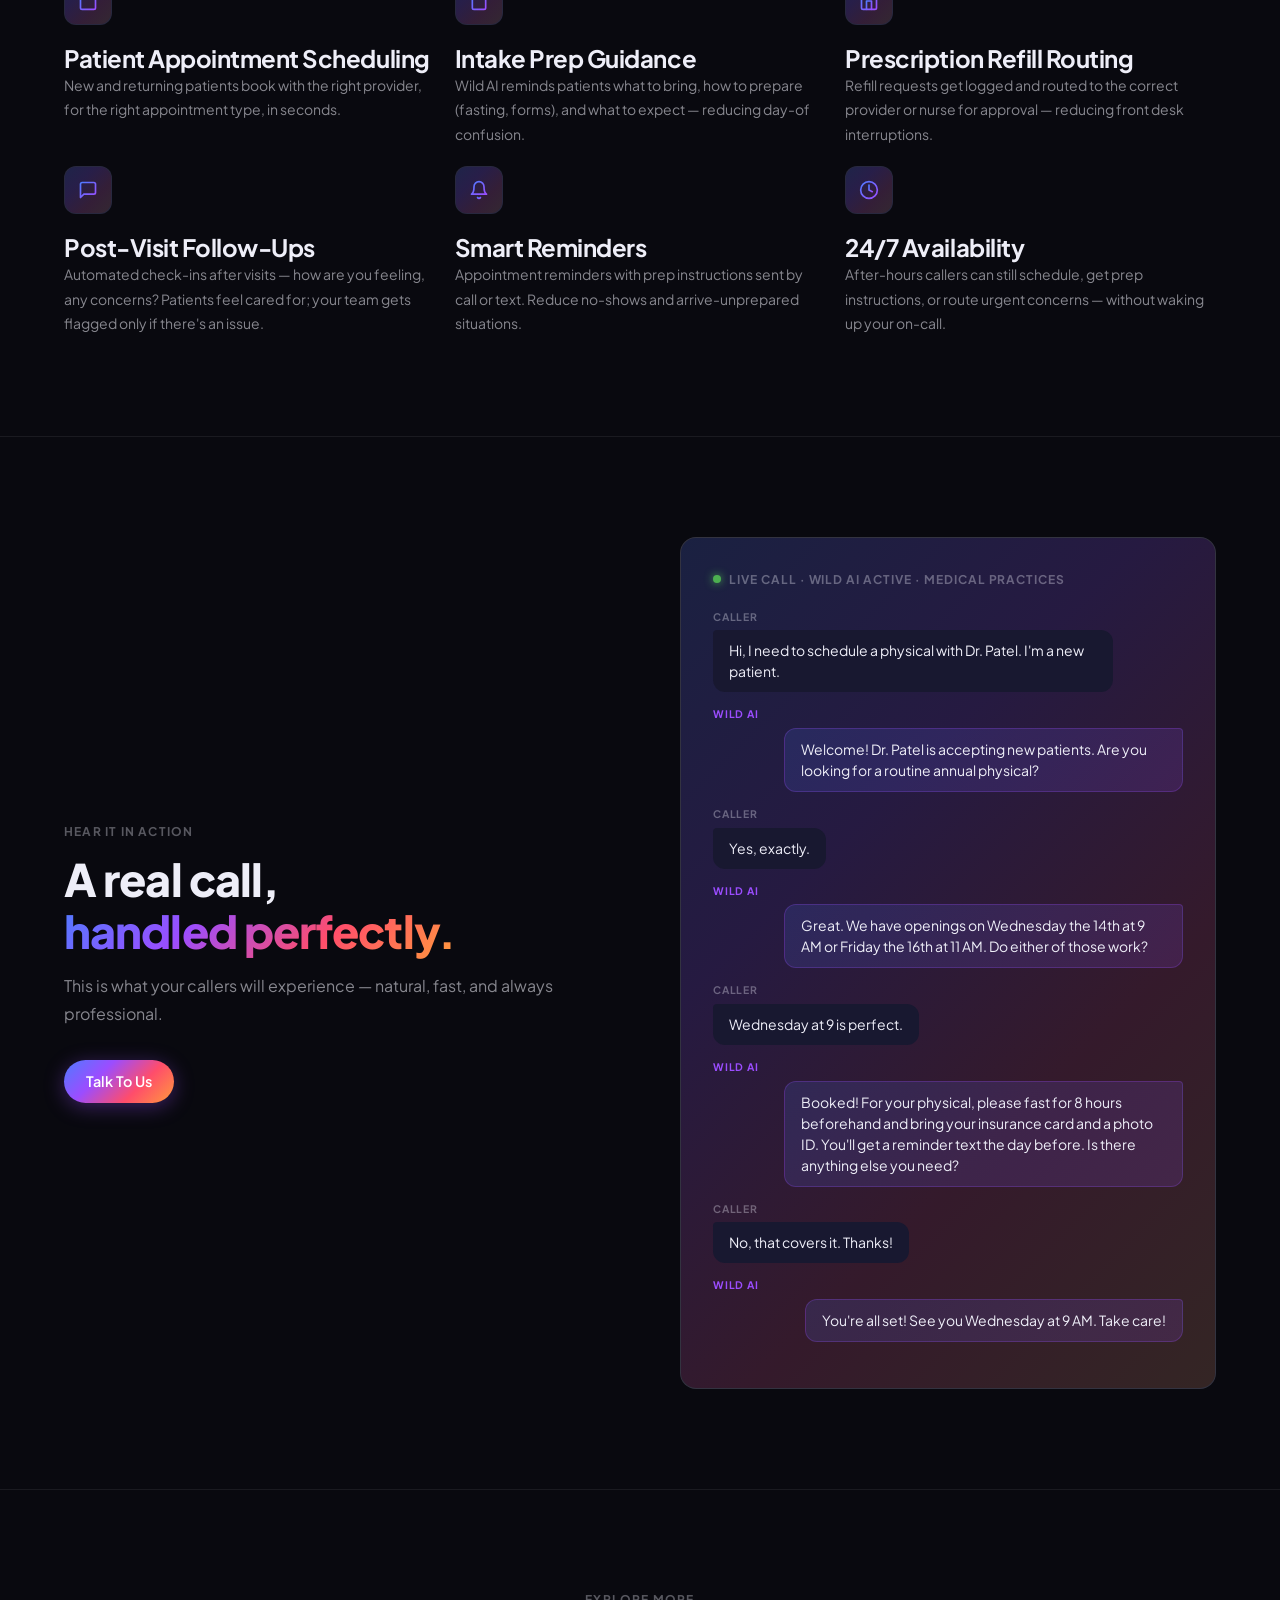
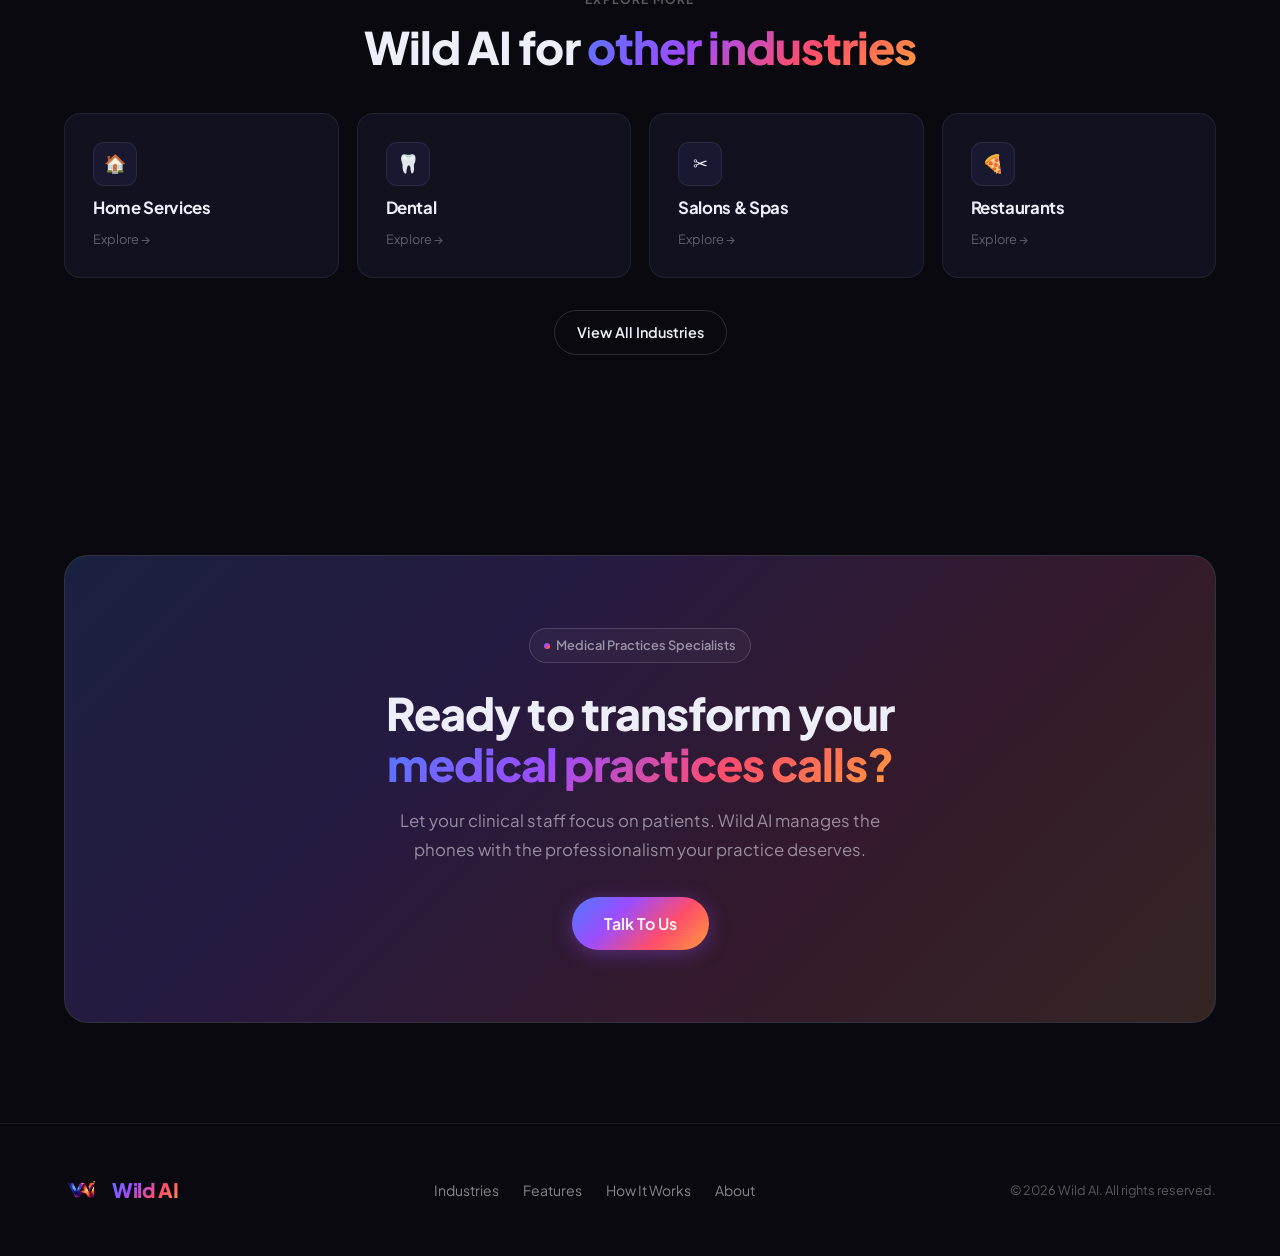
<file: niches/medical.html>
<!DOCTYPE html>
<html lang="en">
<head>
  <meta charset="UTF-8" />
  <meta name="viewport" content="width=device-width, initial-scale=1.0" />
  <title>Medical Practices — Wild AI</title>
    <link rel="icon" type="image/png" href="../uploads/logo-1777127155802.png" />
  <link rel="apple-touch-icon" href="../uploads/logo-1777127155802.png" />
  <link rel="stylesheet" href="../shared/styles.css" />
  </head>
<body>
<nav><div class="nav-inner"></div></nav>
<div class="mobile-menu"></div>
<div id="niche-root"></div>

<script>
window.NICHE_DATA = {
  slug: 'medical',
  name: 'Medical Practices',
  icon: '&#9877;',
  glowColor: '#4f7bff',
  headline: 'Patient care starts',
  headlineAccent: 'before the appointment.',
  subheadline: 'Scheduling, intake prep, refill routing, and follow-ups — Wild AI handles every patient touchpoint with professionalism and precision.',
  challenges: [
    { title: 'High call volume overwhelms staff', desc: 'Medical offices receive dozens of calls daily — scheduling, refills, referrals, results. Staff burn out managing it all while trying to serve in-office patients.' },
    { title: 'Missed follow-ups hurt outcomes', desc: 'Patients who don\'t hear back after visits or procedures fall through the cracks. Proactive follow-up is essential but time-intensive without automation.' },
    { title: 'After-hours needs go unmet', desc: 'Patients don\'t stop having questions after 5 PM. An answering service can\'t book appointments or triage — Wild AI can.' },
  ],
  featuresIntro: 'Wild AI integrates with your practice\'s scheduling, handles routine calls intelligently, and escalates only what truly needs a human.',
  features: [
    { title: 'Patient Appointment Scheduling', desc: 'New and returning patients book with the right provider, for the right appointment type, in seconds.', icon: '<rect x="3" y="4" width="18" height="18" rx="2"/><line x1="16" y1="2" x2="16" y2="6"/><line x1="8" y1="2" x2="8" y2="6"/><line x1="3" y1="10" x2="21" y2="10"/>' },
    { title: 'Intake Prep Guidance', desc: 'Wild AI reminds patients what to bring, how to prepare (fasting, forms), and what to expect — reducing day-of confusion.', icon: '<path d="M14 2H6a2 2 0 00-2 2v16a2 2 0 002 2h12a2 2 0 002-2V8z"/><polyline points="14 2 14 8 20 8"/>' },
    { title: 'Prescription Refill Routing', desc: 'Refill requests get logged and routed to the correct provider or nurse for approval — reducing front desk interruptions.', icon: '<path d="M3 9l9-7 9 7v11a2 2 0 01-2 2H5a2 2 0 01-2-2z"/><polyline points="9 22 9 12 15 12 15 22"/>' },
    { title: 'Post-Visit Follow-Ups', desc: 'Automated check-ins after visits — how are you feeling, any concerns? Patients feel cared for; your team gets flagged only if there\'s an issue.', icon: '<path d="M21 15a2 2 0 01-2 2H7l-4 4V5a2 2 0 012-2h14a2 2 0 012 2z"/>' },
    { title: 'Smart Reminders', desc: 'Appointment reminders with prep instructions sent by call or text. Reduce no-shows and arrive-unprepared situations.', icon: '<path d="M18 8A6 6 0 006 8c0 7-3 9-3 9h18s-3-2-3-9"/><path d="M13.73 21a2 2 0 01-3.46 0"/>' },
    { title: '24/7 Availability', desc: 'After-hours callers can still schedule, get prep instructions, or route urgent concerns — without waking up your on-call.', icon: '<circle cx="12" cy="12" r="10"/><polyline points="12 6 12 12 16 14"/>' },
  ],
  conversation: [
    { role: 'caller', text: 'Hi, I need to schedule a physical with Dr. Patel. I\'m a new patient.' },
    { role: 'agent', text: 'Welcome! Dr. Patel is accepting new patients. Are you looking for a routine annual physical?' },
    { role: 'caller', text: 'Yes, exactly.' },
    { role: 'agent', text: 'Great. We have openings on Wednesday the 14th at 9 AM or Friday the 16th at 11 AM. Do either of those work?' },
    { role: 'caller', text: 'Wednesday at 9 is perfect.' },
    { role: 'agent', text: 'Booked! For your physical, please fast for 8 hours beforehand and bring your insurance card and a photo ID. You\'ll get a reminder text the day before. Is there anything else you need?' },
    { role: 'caller', text: 'No, that covers it. Thanks!' },
    { role: 'agent', text: 'You\'re all set! See you Wednesday at 9 AM. Take care!' },
  ],
  ctaText: 'Let your clinical staff focus on patients. Wild AI manages the phones with the professionalism your practice deserves.',
};
</script>
<script src="../shared/niche-template.js"></script>
<script src="../shared/animations.js"></script>
<!-- FLOATING THEME TOGGLE -->
<button class="theme-float" aria-label="Toggle theme">
  <span class="theme-float-icon">☀️</span>
  <span class="theme-float-label">Light Mode</span>
</button>

</body>
</html>
</file>
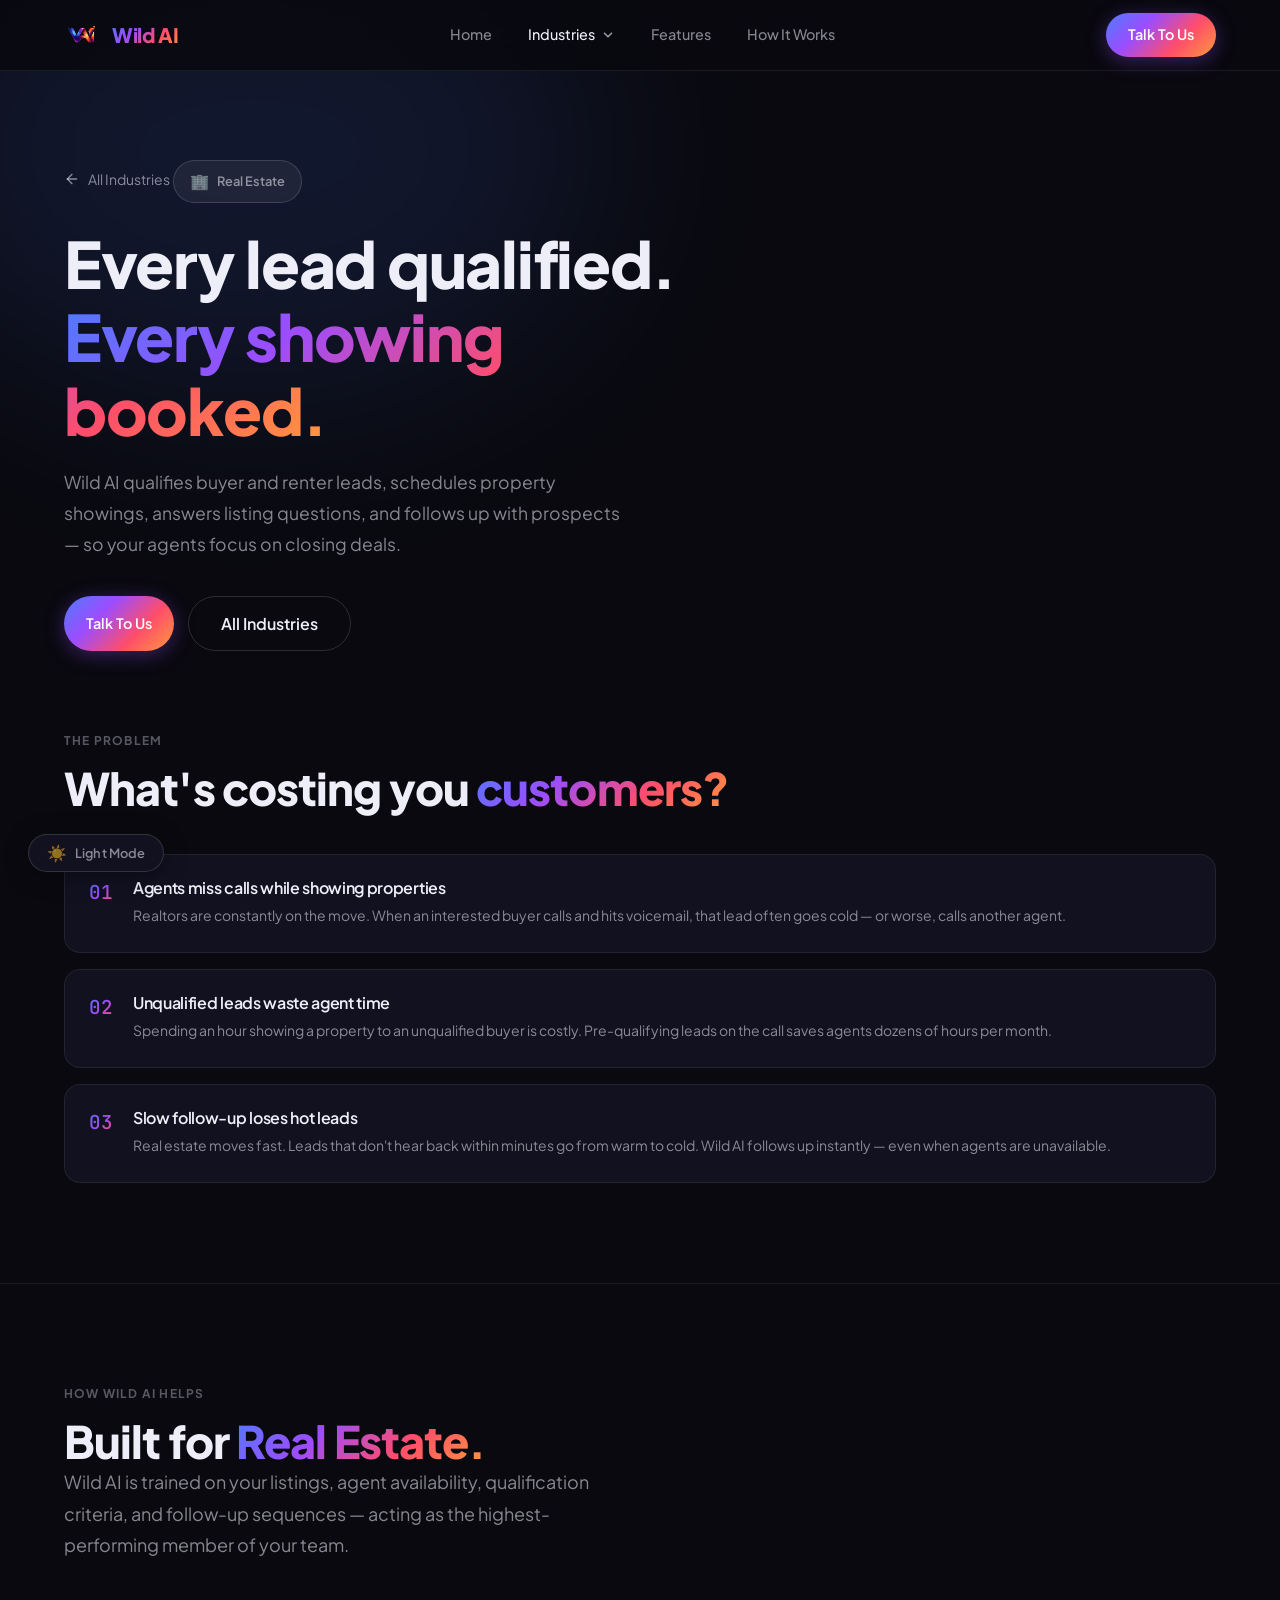
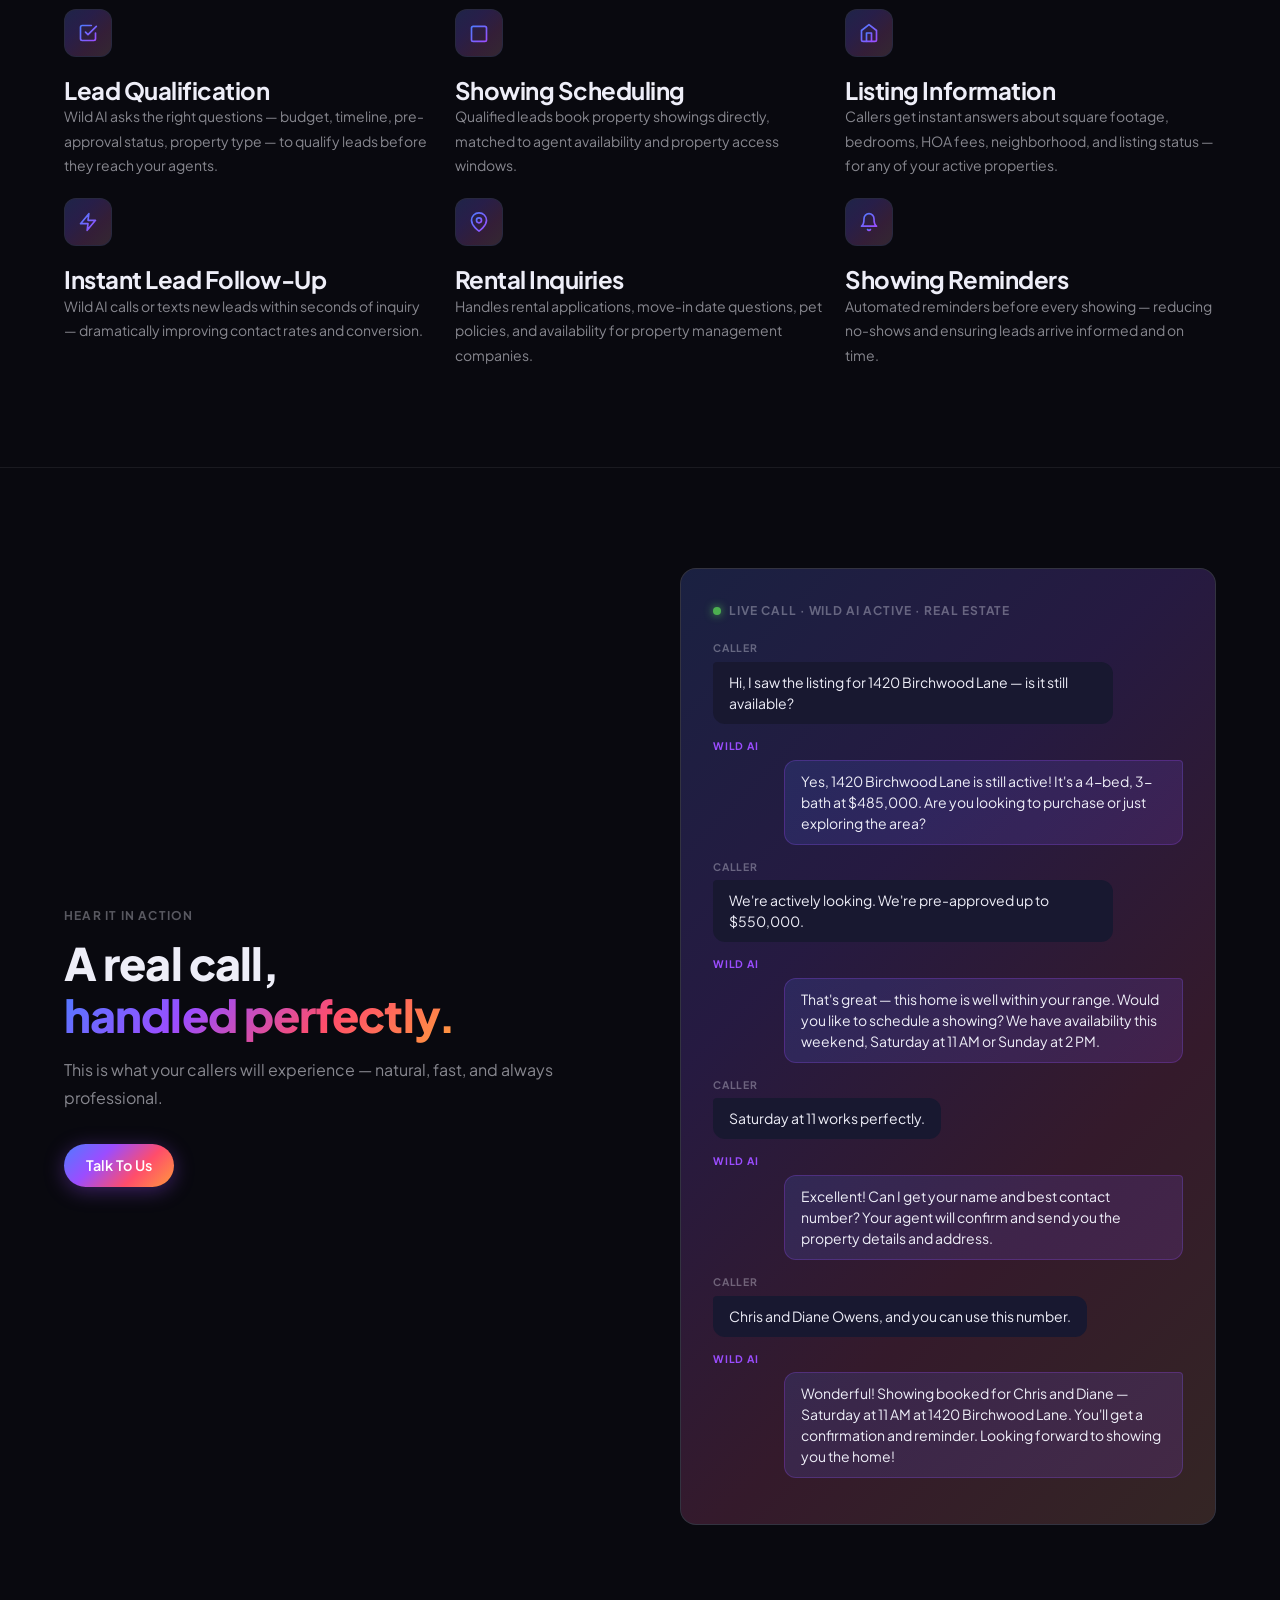
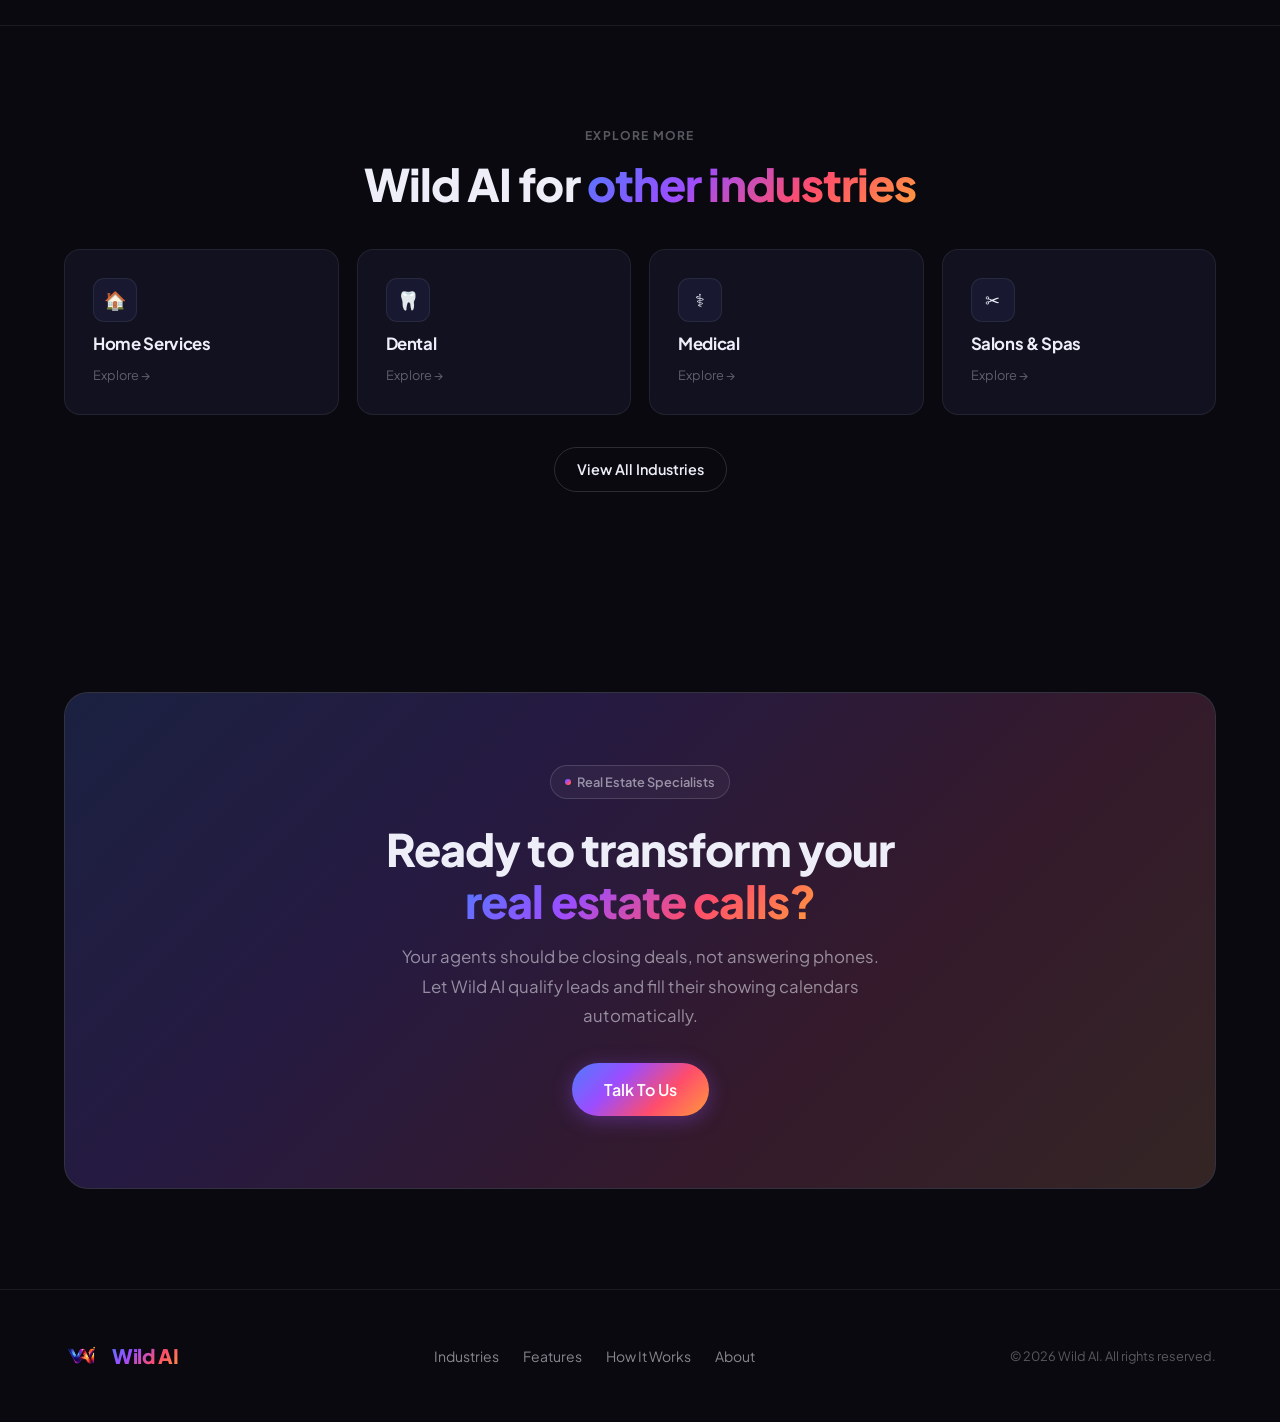
<file: niches/real-estate.html>
<!DOCTYPE html>
<html lang="en">
<head>
  <meta charset="UTF-8" />
  <meta name="viewport" content="width=device-width, initial-scale=1.0" />
  <title>Real Estate — Wild AI</title>
    <link rel="icon" type="image/png" href="../uploads/logo-1777127155802.png" />
  <link rel="apple-touch-icon" href="../uploads/logo-1777127155802.png" />
  <link rel="stylesheet" href="../shared/styles.css" />
  </head>
<body>
<nav><div class="nav-inner"></div></nav>
<div class="mobile-menu"></div>
<div id="niche-root"></div>

<script>
window.NICHE_DATA = {
  slug: 'real-estate',
  name: 'Real Estate',
  icon: '&#127970;',
  glowColor: '#4f7bff',
  headline: 'Every lead qualified.',
  headlineAccent: 'Every showing booked.',
  subheadline: 'Wild AI qualifies buyer and renter leads, schedules property showings, answers listing questions, and follows up with prospects — so your agents focus on closing deals.',
  challenges: [
    { title: 'Agents miss calls while showing properties', desc: 'Realtors are constantly on the move. When an interested buyer calls and hits voicemail, that lead often goes cold — or worse, calls another agent.' },
    { title: 'Unqualified leads waste agent time', desc: 'Spending an hour showing a property to an unqualified buyer is costly. Pre-qualifying leads on the call saves agents dozens of hours per month.' },
    { title: 'Slow follow-up loses hot leads', desc: 'Real estate moves fast. Leads that don\'t hear back within minutes go from warm to cold. Wild AI follows up instantly — even when agents are unavailable.' },
  ],
  featuresIntro: 'Wild AI is trained on your listings, agent availability, qualification criteria, and follow-up sequences — acting as the highest-performing member of your team.',
  features: [
    { title: 'Lead Qualification', desc: 'Wild AI asks the right questions — budget, timeline, pre-approval status, property type — to qualify leads before they reach your agents.', icon: '<polyline points="9 11 12 14 22 4"/><path d="M21 12v7a2 2 0 01-2 2H5a2 2 0 01-2-2V5a2 2 0 012-2h11"/>' },
    { title: 'Showing Scheduling', desc: 'Qualified leads book property showings directly, matched to agent availability and property access windows.', icon: '<rect x="3" y="4" width="18" height="18" rx="2"/><line x1="16" y1="2" x2="16" y2="6"/><line x1="8" y1="2" x2="8" y2="6"/><line x1="3" y1="10" x2="21" y2="10"/>' },
    { title: 'Listing Information', desc: 'Callers get instant answers about square footage, bedrooms, HOA fees, neighborhood, and listing status — for any of your active properties.', icon: '<path d="M3 9l9-7 9 7v11a2 2 0 01-2 2H5a2 2 0 01-2-2z"/><polyline points="9 22 9 12 15 12 15 22"/>' },
    { title: 'Instant Lead Follow-Up', desc: 'Wild AI calls or texts new leads within seconds of inquiry — dramatically improving contact rates and conversion.', icon: '<polygon points="13 2 3 14 12 14 11 22 21 10 12 10 13 2"/>' },
    { title: 'Rental Inquiries', desc: 'Handles rental applications, move-in date questions, pet policies, and availability for property management companies.', icon: '<path d="M21 10c0 7-9 13-9 13s-9-6-9-13a9 9 0 0118 0z"/><circle cx="12" cy="10" r="3"/>' },
    { title: 'Showing Reminders', desc: 'Automated reminders before every showing — reducing no-shows and ensuring leads arrive informed and on time.', icon: '<path d="M18 8A6 6 0 006 8c0 7-3 9-3 9h18s-3-2-3-9"/><path d="M13.73 21a2 2 0 01-3.46 0"/>' },
  ],
  conversation: [
    { role: 'caller', text: 'Hi, I saw the listing for 1420 Birchwood Lane — is it still available?' },
    { role: 'agent', text: 'Yes, 1420 Birchwood Lane is still active! It\'s a 4-bed, 3-bath at $485,000. Are you looking to purchase or just exploring the area?' },
    { role: 'caller', text: 'We\'re actively looking. We\'re pre-approved up to $550,000.' },
    { role: 'agent', text: 'That\'s great — this home is well within your range. Would you like to schedule a showing? We have availability this weekend, Saturday at 11 AM or Sunday at 2 PM.' },
    { role: 'caller', text: 'Saturday at 11 works perfectly.' },
    { role: 'agent', text: 'Excellent! Can I get your name and best contact number? Your agent will confirm and send you the property details and address.' },
    { role: 'caller', text: 'Chris and Diane Owens, and you can use this number.' },
    { role: 'agent', text: 'Wonderful! Showing booked for Chris and Diane — Saturday at 11 AM at 1420 Birchwood Lane. You\'ll get a confirmation and reminder. Looking forward to showing you the home!' },
  ],
  ctaText: 'Your agents should be closing deals, not answering phones. Let Wild AI qualify leads and fill their showing calendars automatically.',
};
</script>
<script src="../shared/niche-template.js"></script>
<script src="../shared/animations.js"></script>
<!-- FLOATING THEME TOGGLE -->
<button class="theme-float" aria-label="Toggle theme">
  <span class="theme-float-icon">☀️</span>
  <span class="theme-float-label">Light Mode</span>
</button>

</body>
</html>
</file>
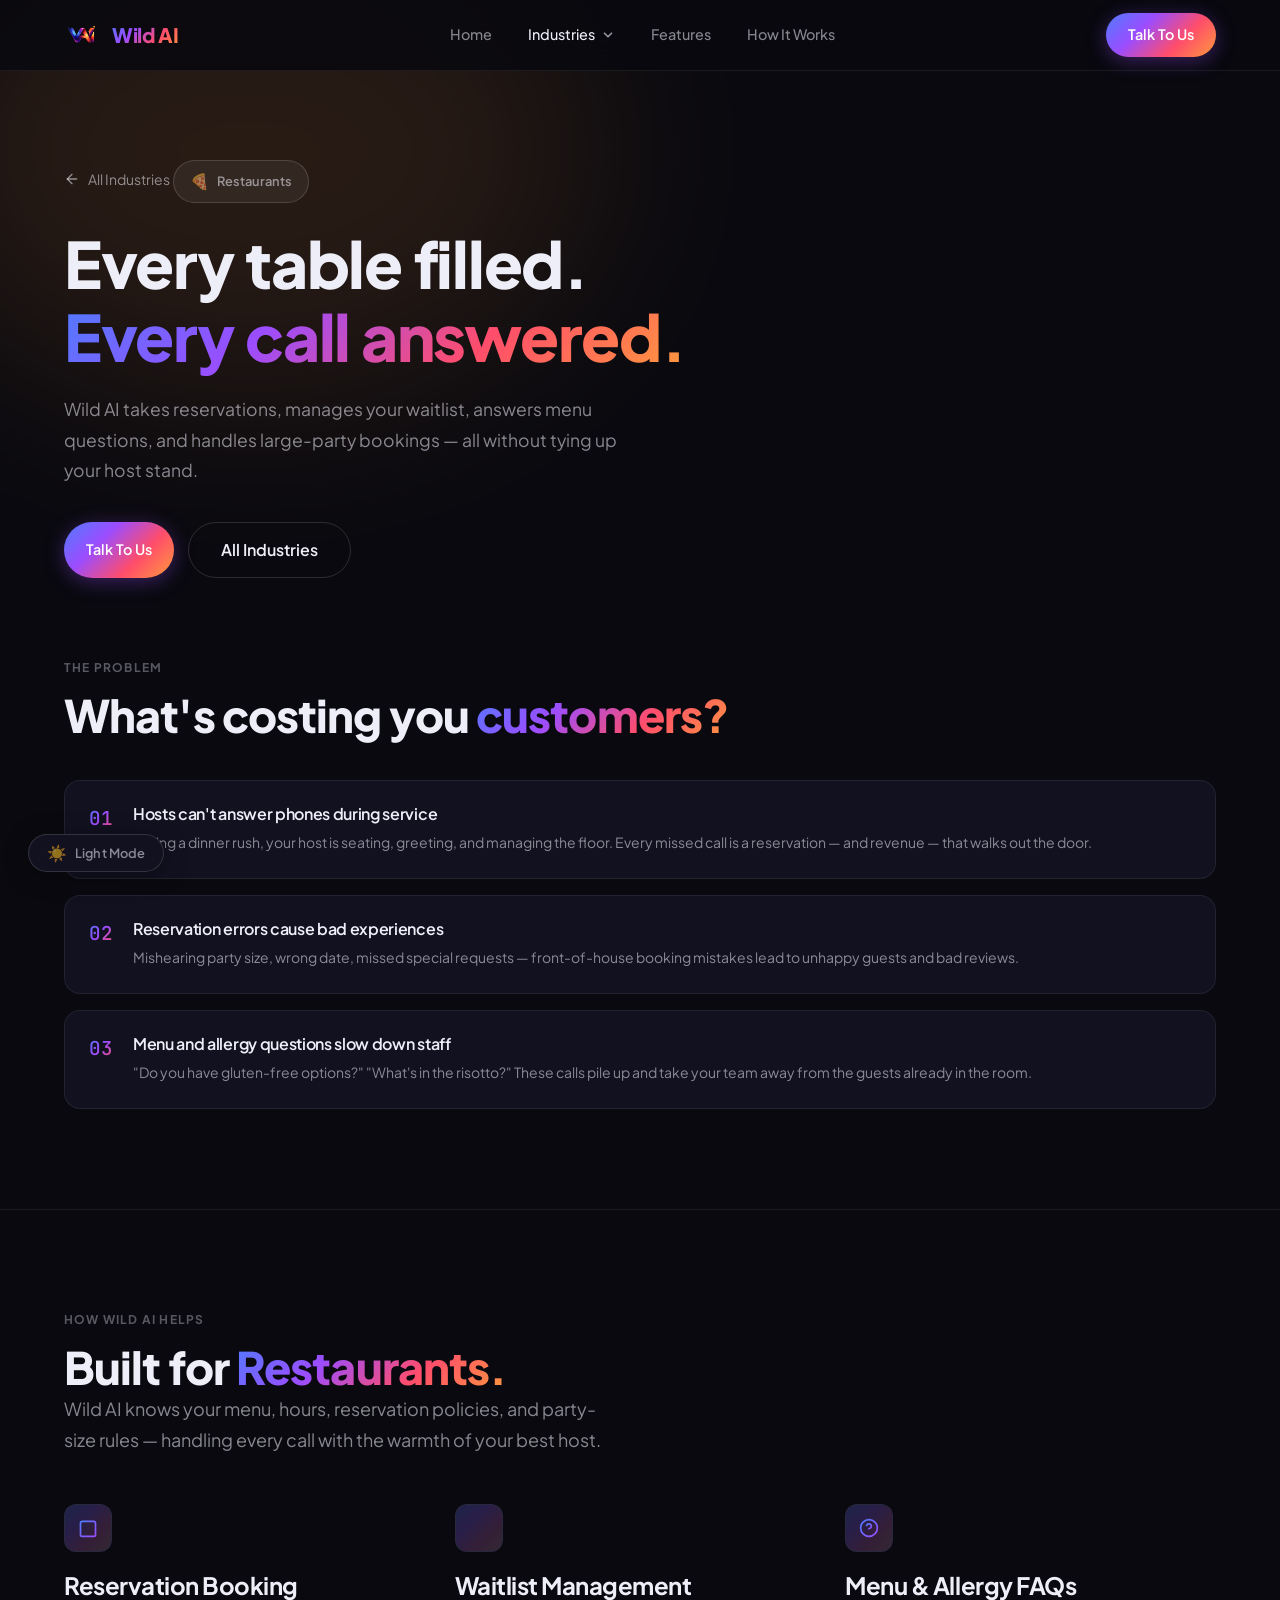
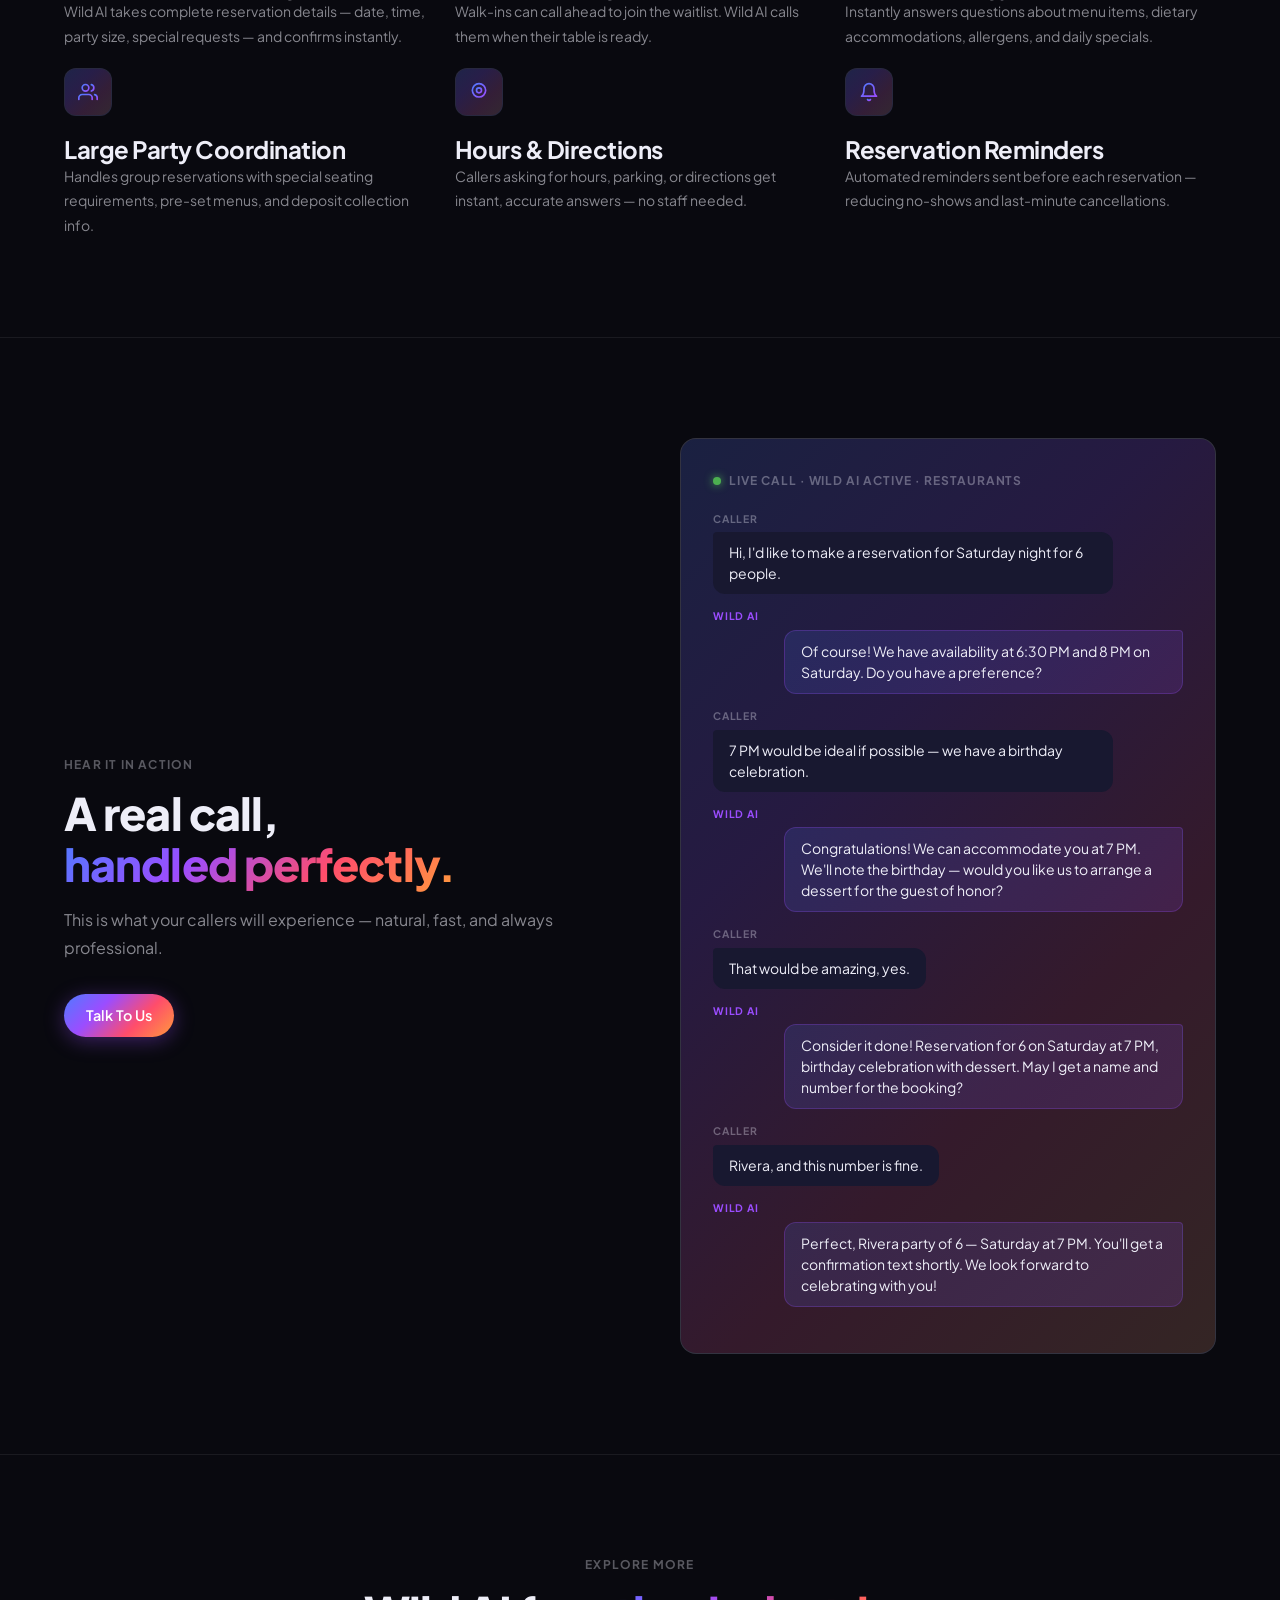
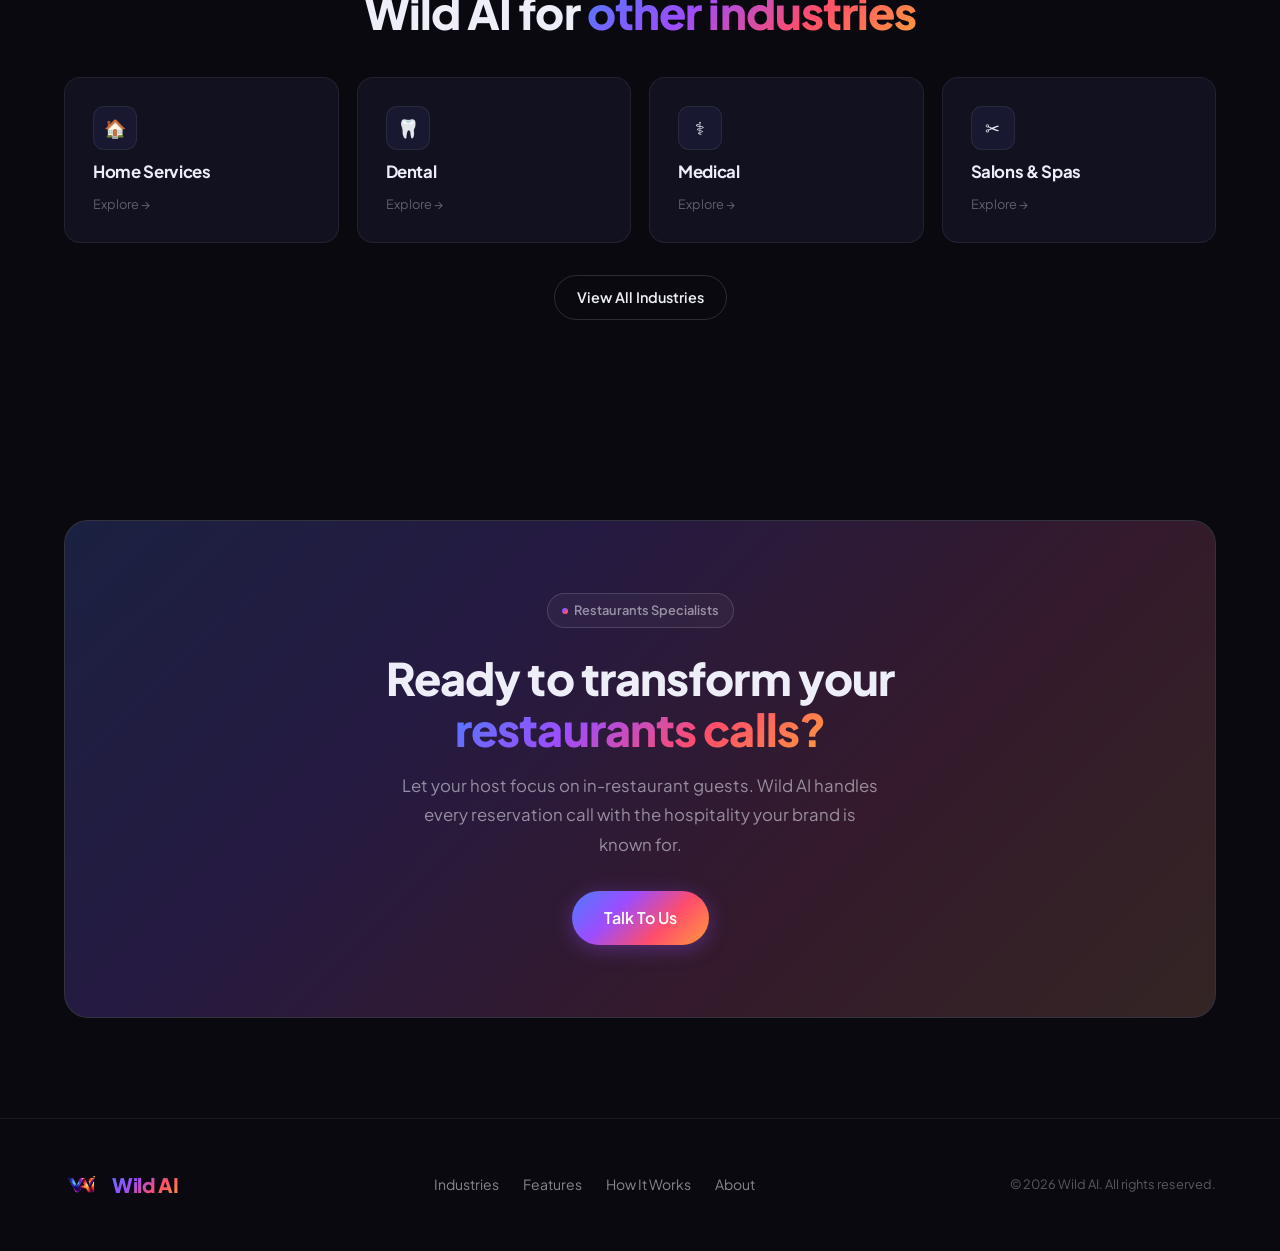
<file: niches/restaurants.html>
<!DOCTYPE html>
<html lang="en">
<head>
  <meta charset="UTF-8" />
  <meta name="viewport" content="width=device-width, initial-scale=1.0" />
  <title>Restaurants — Wild AI</title>
    <link rel="icon" type="image/png" href="../uploads/logo-1777127155802.png" />
  <link rel="apple-touch-icon" href="../uploads/logo-1777127155802.png" />
  <link rel="stylesheet" href="../shared/styles.css" />
  </head>
<body>
<nav><div class="nav-inner"></div></nav>
<div class="mobile-menu"></div>
<div id="niche-root"></div>

<script>
window.NICHE_DATA = {
  slug: 'restaurants',
  name: 'Restaurants',
  icon: '&#127829;',
  glowColor: '#ff9a3c',
  headline: 'Every table filled.',
  headlineAccent: 'Every call answered.',
  subheadline: 'Wild AI takes reservations, manages your waitlist, answers menu questions, and handles large-party bookings — all without tying up your host stand.',
  challenges: [
    { title: 'Hosts can\'t answer phones during service', desc: 'During a dinner rush, your host is seating, greeting, and managing the floor. Every missed call is a reservation — and revenue — that walks out the door.' },
    { title: 'Reservation errors cause bad experiences', desc: 'Mishearing party size, wrong date, missed special requests — front-of-house booking mistakes lead to unhappy guests and bad reviews.' },
    { title: 'Menu and allergy questions slow down staff', desc: '"Do you have gluten-free options?" "What\'s in the risotto?" These calls pile up and take your team away from the guests already in the room.' },
  ],
  featuresIntro: 'Wild AI knows your menu, hours, reservation policies, and party-size rules — handling every call with the warmth of your best host.',
  features: [
    { title: 'Reservation Booking', desc: 'Wild AI takes complete reservation details — date, time, party size, special requests — and confirms instantly.', icon: '<rect x="3" y="4" width="18" height="18" rx="2"/><line x1="16" y1="2" x2="16" y2="6"/><line x1="8" y1="2" x2="8" y2="6"/><line x1="3" y1="10" x2="21" y2="10"/>' },
    { title: 'Waitlist Management', desc: 'Walk-ins can call ahead to join the waitlist. Wild AI calls them when their table is ready.', icon: '<line x1="8" y1="6" x2="21" y2="6"/><line x1="8" y1="12" x2="21" y2="12"/><line x1="8" y1="18" x2="21" y2="18"/><line x1="3" y1="6" x2="3.01" y2="6"/><line x1="3" y1="12" x2="3.01" y2="12"/>' },
    { title: 'Menu & Allergy FAQs', desc: 'Instantly answers questions about menu items, dietary accommodations, allergens, and daily specials.', icon: '<circle cx="12" cy="12" r="10"/><path d="M9.09 9a3 3 0 015.83 1c0 2-3 3-3 3"/><line x1="12" y1="17" x2="12.01" y2="17"/>' },
    { title: 'Large Party Coordination', desc: 'Handles group reservations with special seating requirements, pre-set menus, and deposit collection info.', icon: '<path d="M17 21v-2a4 4 0 00-4-4H5a4 4 0 00-4 4v2"/><circle cx="9" cy="7" r="4"/><path d="M23 21v-2a4 4 0 00-3-3.87"/><path d="M16 3.13a4 4 0 010 7.75"/>' },
    { title: 'Hours & Directions', desc: 'Callers asking for hours, parking, or directions get instant, accurate answers — no staff needed.', icon: '<circle cx="12" cy="10" r="3"/><path d="M12 2a8 8 0 000 16c4.4 0 8-3.6 8-8s-3.6-8-8-8z"/>' },
    { title: 'Reservation Reminders', desc: 'Automated reminders sent before each reservation — reducing no-shows and last-minute cancellations.', icon: '<path d="M18 8A6 6 0 006 8c0 7-3 9-3 9h18s-3-2-3-9"/><path d="M13.73 21a2 2 0 01-3.46 0"/>' },
  ],
  conversation: [
    { role: 'caller', text: 'Hi, I\'d like to make a reservation for Saturday night for 6 people.' },
    { role: 'agent', text: 'Of course! We have availability at 6:30 PM and 8 PM on Saturday. Do you have a preference?' },
    { role: 'caller', text: '7 PM would be ideal if possible — we have a birthday celebration.' },
    { role: 'agent', text: 'Congratulations! We can accommodate you at 7 PM. We\'ll note the birthday — would you like us to arrange a dessert for the guest of honor?' },
    { role: 'caller', text: 'That would be amazing, yes.' },
    { role: 'agent', text: 'Consider it done! Reservation for 6 on Saturday at 7 PM, birthday celebration with dessert. May I get a name and number for the booking?' },
    { role: 'caller', text: 'Rivera, and this number is fine.' },
    { role: 'agent', text: 'Perfect, Rivera party of 6 — Saturday at 7 PM. You\'ll get a confirmation text shortly. We look forward to celebrating with you!' },
  ],
  ctaText: 'Let your host focus on in-restaurant guests. Wild AI handles every reservation call with the hospitality your brand is known for.',
};
</script>
<script src="../shared/niche-template.js"></script>
<script src="../shared/animations.js"></script>
<!-- FLOATING THEME TOGGLE -->
<button class="theme-float" aria-label="Toggle theme">
  <span class="theme-float-icon">☀️</span>
  <span class="theme-float-label">Light Mode</span>
</button>

</body>
</html>
</file>
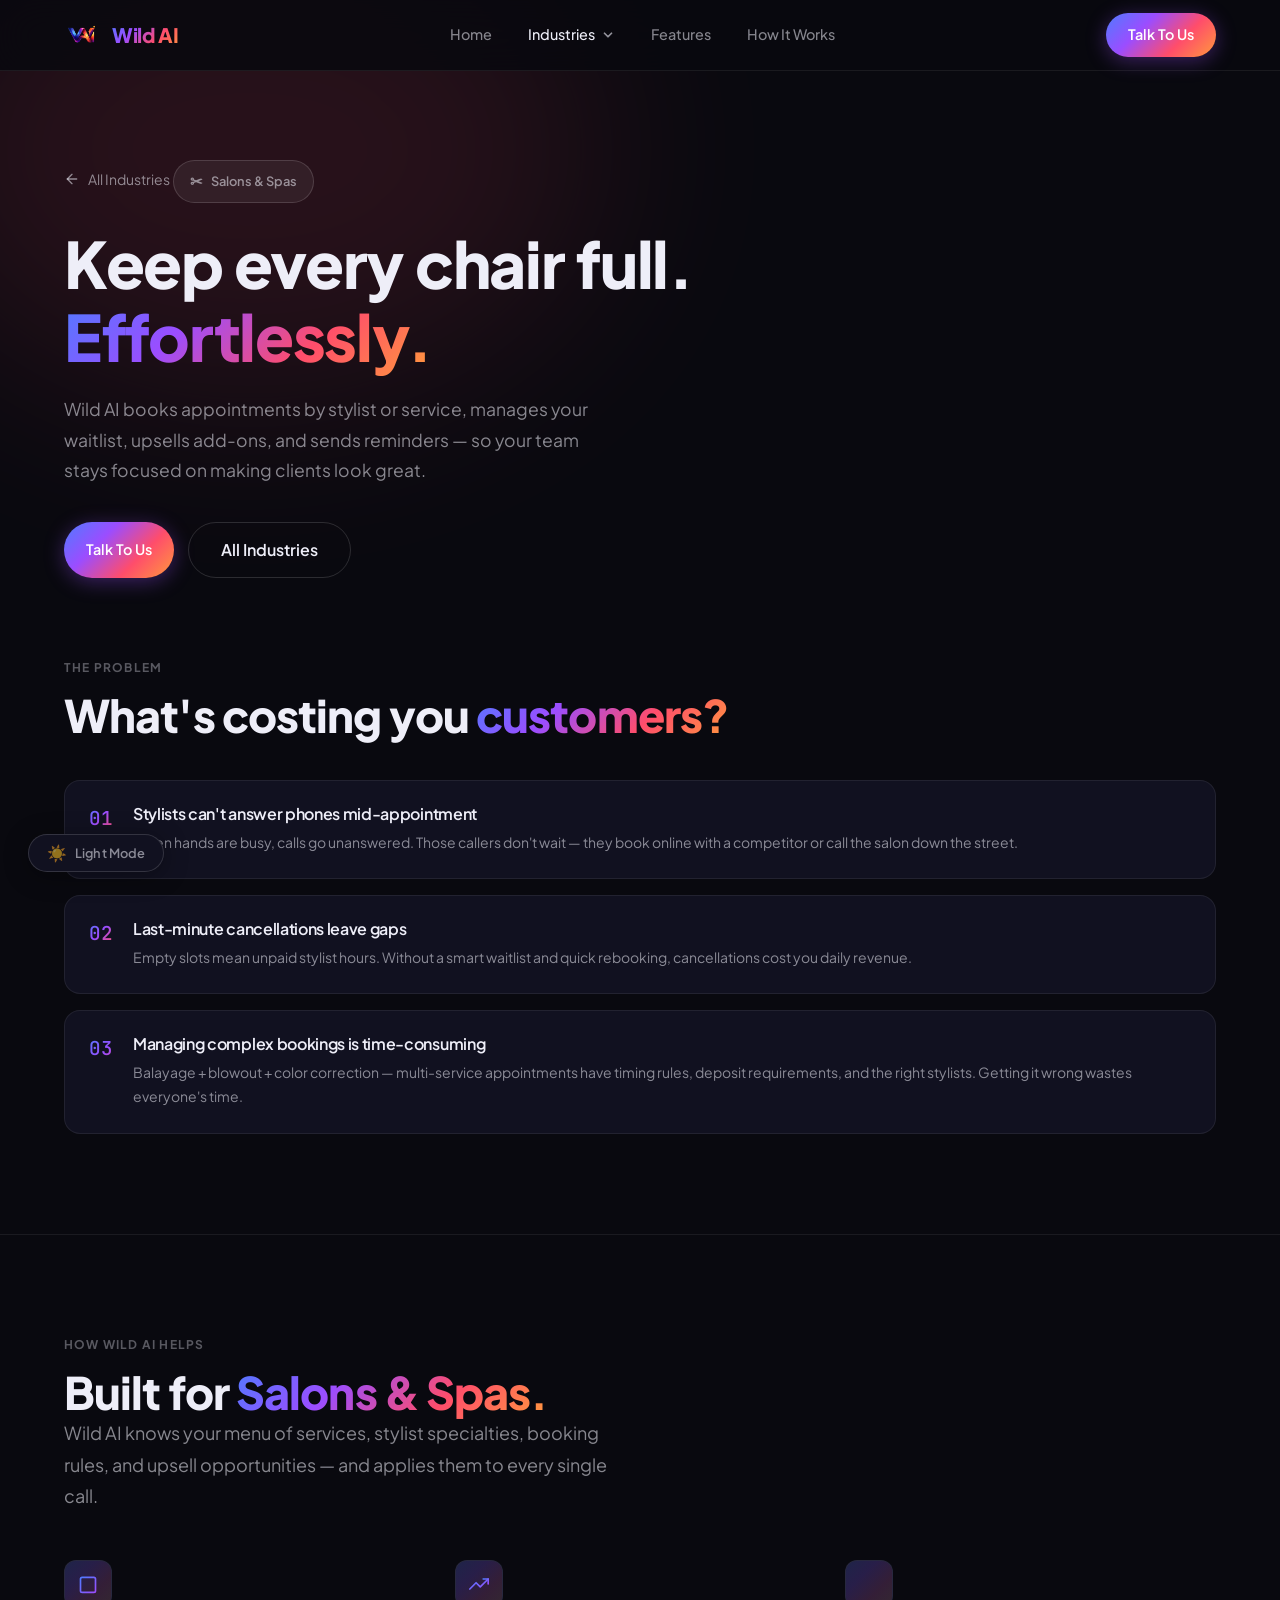
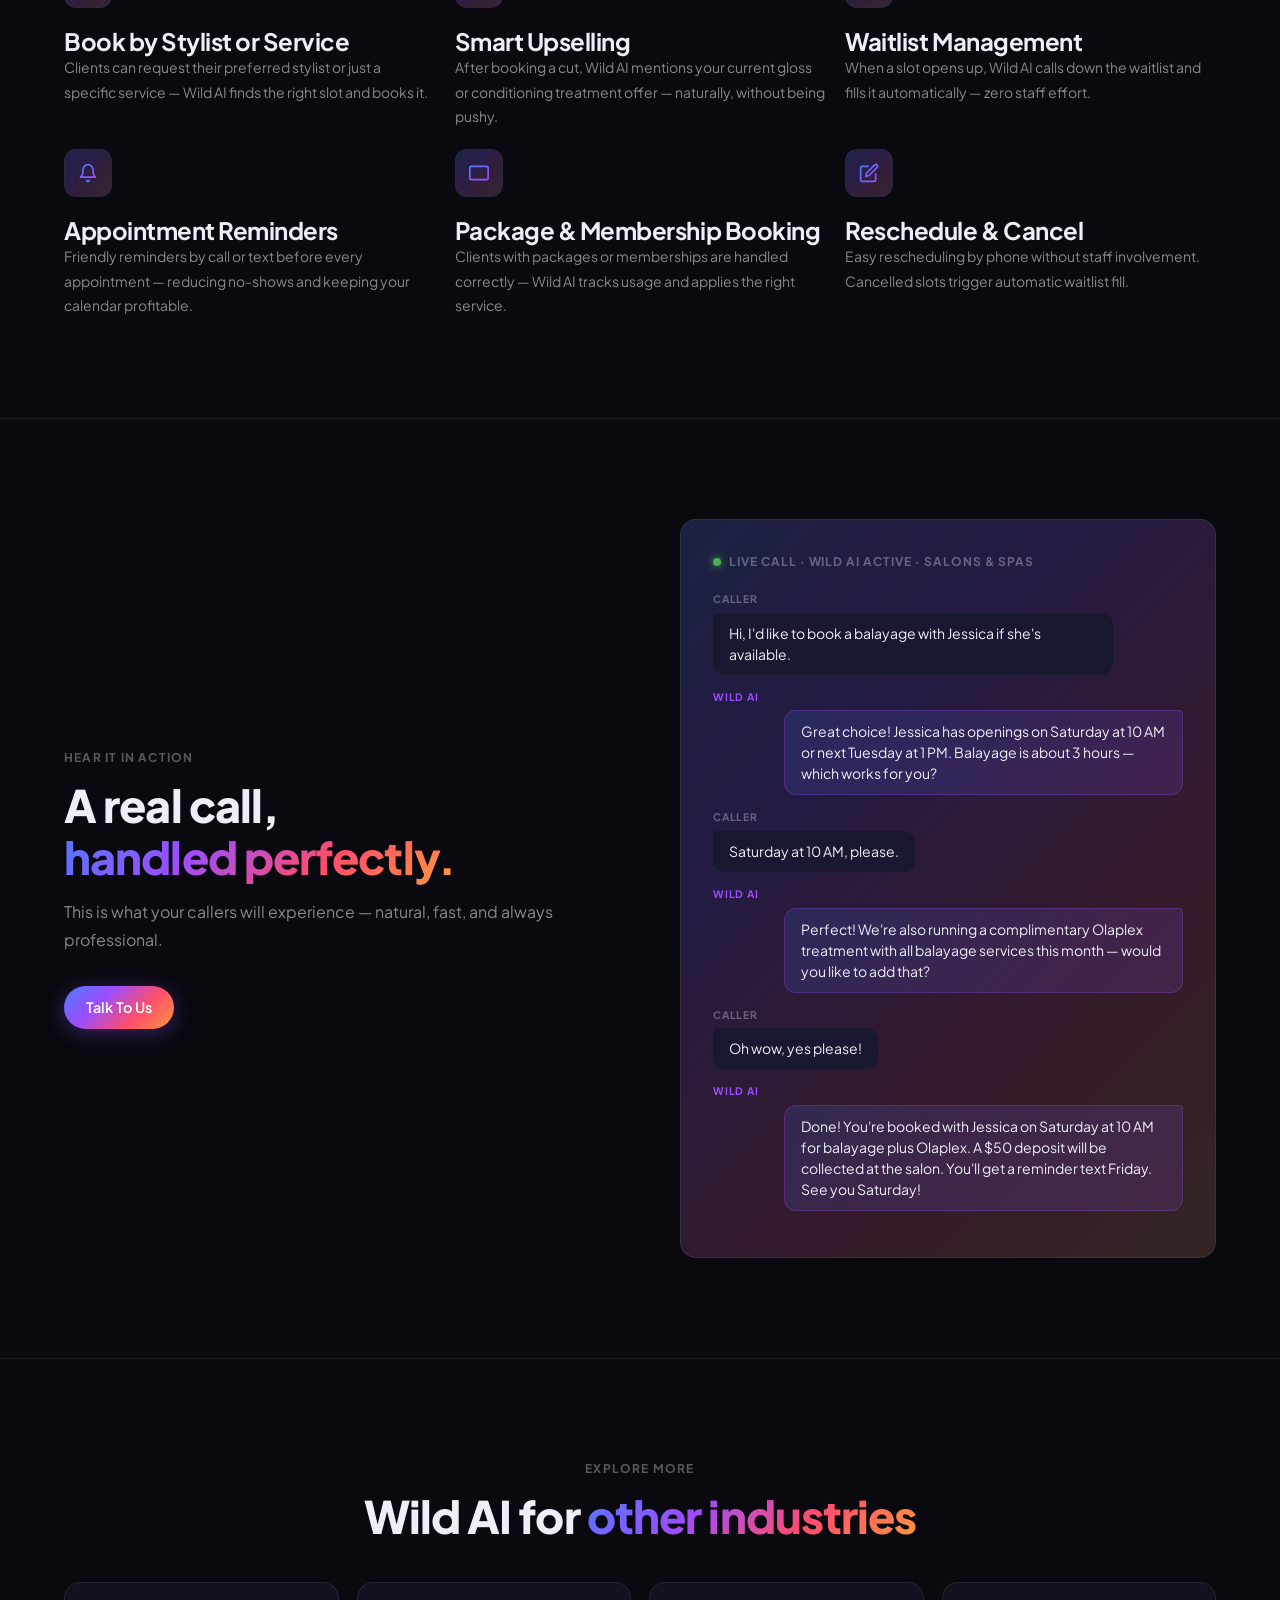
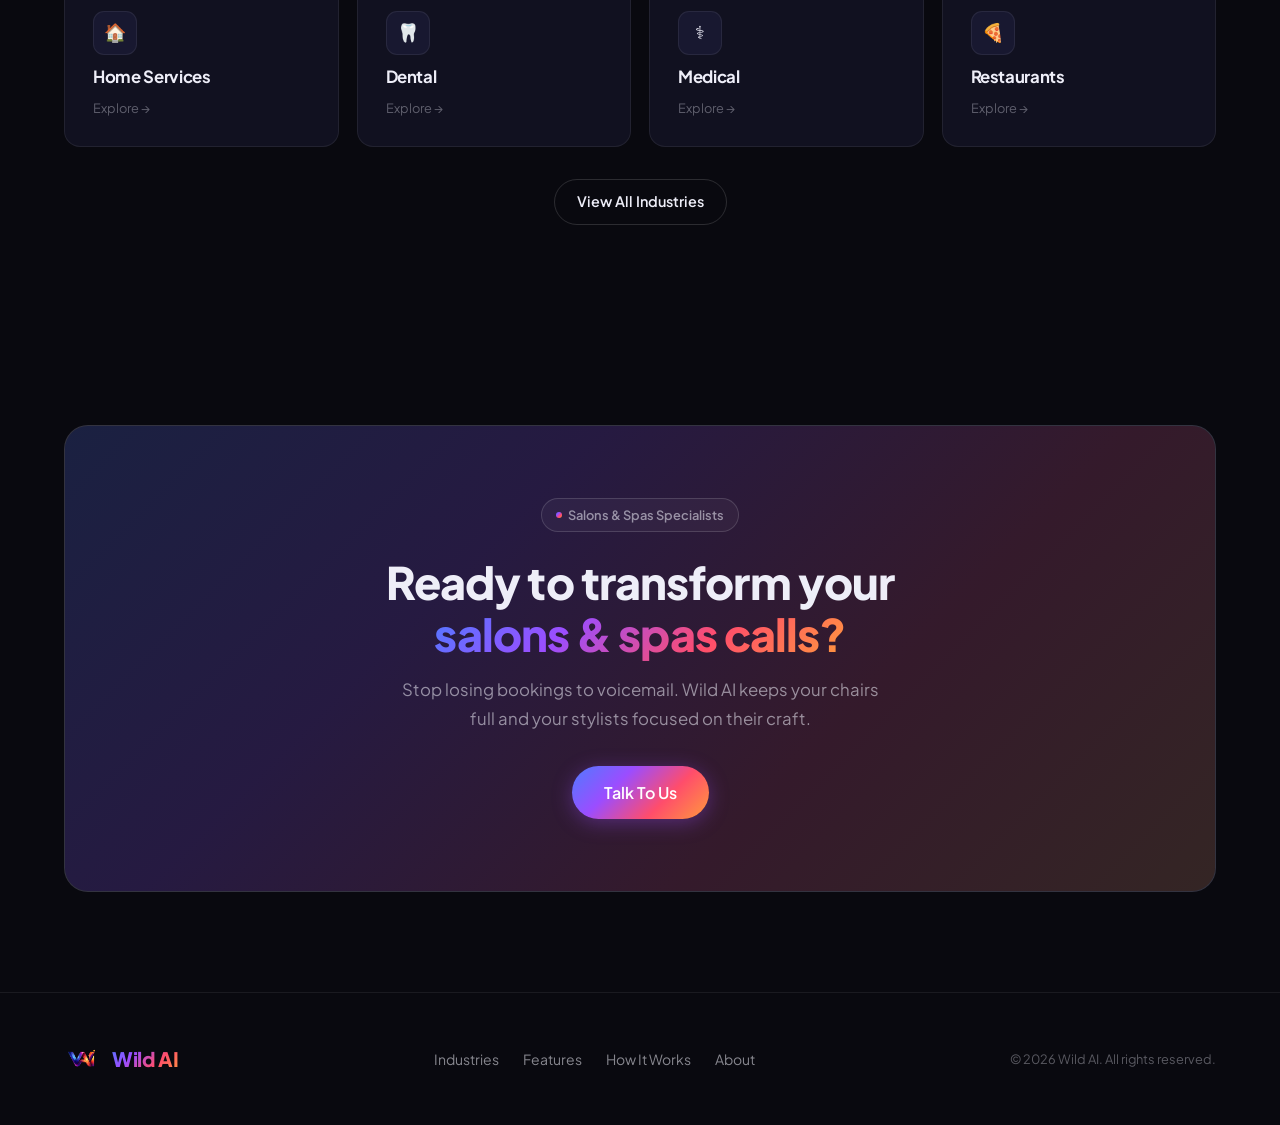
<file: niches/salons.html>
<!DOCTYPE html>
<html lang="en">
<head>
  <meta charset="UTF-8" />
  <meta name="viewport" content="width=device-width, initial-scale=1.0" />
  <title>Salons & Spas — Wild AI</title>
    <link rel="icon" type="image/png" href="../uploads/logo-1777127155802.png" />
  <link rel="apple-touch-icon" href="../uploads/logo-1777127155802.png" />
  <link rel="stylesheet" href="../shared/styles.css" />
  </head>
<body>
<nav><div class="nav-inner"></div></nav>
<div class="mobile-menu"></div>
<div id="niche-root"></div>

<script>
window.NICHE_DATA = {
  slug: 'salons',
  name: 'Salons & Spas',
  icon: '&#9986;',
  glowColor: '#ff4d6b',
  headline: 'Keep every chair full.',
  headlineAccent: 'Effortlessly.',
  subheadline: 'Wild AI books appointments by stylist or service, manages your waitlist, upsells add-ons, and sends reminders — so your team stays focused on making clients look great.',
  challenges: [
    { title: 'Stylists can\'t answer phones mid-appointment', desc: 'When hands are busy, calls go unanswered. Those callers don\'t wait — they book online with a competitor or call the salon down the street.' },
    { title: 'Last-minute cancellations leave gaps', desc: 'Empty slots mean unpaid stylist hours. Without a smart waitlist and quick rebooking, cancellations cost you daily revenue.' },
    { title: 'Managing complex bookings is time-consuming', desc: 'Balayage + blowout + color correction — multi-service appointments have timing rules, deposit requirements, and the right stylists. Getting it wrong wastes everyone\'s time.' },
  ],
  featuresIntro: 'Wild AI knows your menu of services, stylist specialties, booking rules, and upsell opportunities — and applies them to every single call.',
  features: [
    { title: 'Book by Stylist or Service', desc: 'Clients can request their preferred stylist or just a specific service — Wild AI finds the right slot and books it.', icon: '<rect x="3" y="4" width="18" height="18" rx="2"/><line x1="16" y1="2" x2="16" y2="6"/><line x1="8" y1="2" x2="8" y2="6"/><line x1="3" y1="10" x2="21" y2="10"/>' },
    { title: 'Smart Upselling', desc: 'After booking a cut, Wild AI mentions your current gloss or conditioning treatment offer — naturally, without being pushy.', icon: '<polyline points="23 6 13.5 15.5 8.5 10.5 1 18"/><polyline points="17 6 23 6 23 12"/>' },
    { title: 'Waitlist Management', desc: 'When a slot opens up, Wild AI calls down the waitlist and fills it automatically — zero staff effort.', icon: '<line x1="8" y1="6" x2="21" y2="6"/><line x1="8" y1="12" x2="21" y2="12"/><line x1="8" y1="18" x2="21" y2="18"/><line x1="3" y1="6" x2="3.01" y2="6"/><line x1="3" y1="12" x2="3.01" y2="12"/><line x1="3" y1="18" x2="3.01" y2="18"/>' },
    { title: 'Appointment Reminders', desc: 'Friendly reminders by call or text before every appointment — reducing no-shows and keeping your calendar profitable.', icon: '<path d="M18 8A6 6 0 006 8c0 7-3 9-3 9h18s-3-2-3-9"/><path d="M13.73 21a2 2 0 01-3.46 0"/>' },
    { title: 'Package & Membership Booking', desc: 'Clients with packages or memberships are handled correctly — Wild AI tracks usage and applies the right service.', icon: '<rect x="1" y="4" width="22" height="16" rx="2"/><line x1="1" y1="10" x2="23" y2="10"/>' },
    { title: 'Reschedule & Cancel', desc: 'Easy rescheduling by phone without staff involvement. Cancelled slots trigger automatic waitlist fill.', icon: '<path d="M11 4H4a2 2 0 00-2 2v14a2 2 0 002 2h14a2 2 0 002-2v-7"/><path d="M18.5 2.5a2.121 2.121 0 013 3L12 15l-4 1 1-4 9.5-9.5z"/>' },
  ],
  conversation: [
    { role: 'caller', text: 'Hi, I\'d like to book a balayage with Jessica if she\'s available.' },
    { role: 'agent', text: 'Great choice! Jessica has openings on Saturday at 10 AM or next Tuesday at 1 PM. Balayage is about 3 hours — which works for you?' },
    { role: 'caller', text: 'Saturday at 10 AM, please.' },
    { role: 'agent', text: 'Perfect! We\'re also running a complimentary Olaplex treatment with all balayage services this month — would you like to add that?' },
    { role: 'caller', text: 'Oh wow, yes please!' },
    { role: 'agent', text: 'Done! You\'re booked with Jessica on Saturday at 10 AM for balayage plus Olaplex. A $50 deposit will be collected at the salon. You\'ll get a reminder text Friday. See you Saturday!' },
  ],
  ctaText: 'Stop losing bookings to voicemail. Wild AI keeps your chairs full and your stylists focused on their craft.',
};
</script>
<script src="../shared/niche-template.js"></script>
<script src="../shared/animations.js"></script>
<!-- FLOATING THEME TOGGLE -->
<button class="theme-float" aria-label="Toggle theme">
  <span class="theme-float-icon">☀️</span>
  <span class="theme-float-label">Light Mode</span>
</button>

</body>
</html>
</file>
<file: shared/styles.css>
@import url('https://fonts.googleapis.com/css2?family=Plus+Jakarta+Sans:wght@400;500;600;700;800&family=JetBrains+Mono:wght@400;500&display=swap');

:root {
  --bg: #09090f;
  --surface: #111120;
  --surface2: #181830;
  --border: rgba(255,255,255,0.07);
  --border-bright: rgba(255,255,255,0.14);
  --text: #eeeef8;
  --subtext: rgba(238,238,248,0.55);
  --muted: rgba(238,238,248,0.35);
  --grad-start: #4f7bff;
  --grad-mid1: #9b4dff;
  --grad-mid2: #ff4d6b;
  --grad-end: #ff9a3c;
  --gradient: linear-gradient(135deg, #4f7bff, #9b4dff, #ff4d6b, #ff9a3c);
  --gradient-subtle: linear-gradient(135deg, rgba(79,123,255,0.15), rgba(155,77,255,0.15), rgba(255,77,107,0.15), rgba(255,154,60,0.15));
  --radius: 16px;
  --radius-sm: 10px;
  --transition: 0.3s cubic-bezier(0.4,0,0.2,1);
}

*, *::before, *::after { box-sizing: border-box; margin: 0; padding: 0; }

html { scroll-behavior: smooth; }

body {
  background: var(--bg);
  color: var(--text);
  font-family: 'Plus Jakarta Sans', sans-serif;
  font-size: 16px;
  line-height: 1.6;
  overflow-x: hidden;
}

/* ── Typography ── */
h1, h2, h3, h4 { font-weight: 800; line-height: 1.15; letter-spacing: -0.02em; }
h1 { font-size: clamp(2.4rem, 5vw, 4rem); }
h2 { font-size: clamp(1.8rem, 3.5vw, 2.8rem); }
h3 { font-size: clamp(1.2rem, 2vw, 1.5rem); font-weight: 700; }
h4 { font-size: 1rem; font-weight: 600; }
p { color: var(--subtext); line-height: 1.75; }
a { color: inherit; text-decoration: none; }

.gradient-text {
  background: var(--gradient);
  -webkit-background-clip: text;
  -webkit-text-fill-color: transparent;
  background-clip: text;
}

.mono { font-family: 'JetBrains Mono', monospace; }

/* ── Layout ── */
.container { max-width: 1200px; margin: 0 auto; padding: 0 24px; }
.section { padding: 100px 0; }
.section-sm { padding: 60px 0; }

/* ── Navigation ── */
nav {
  position: fixed;
  top: 0; left: 0; right: 0;
  z-index: 1000;
  background: rgba(9,9,15,0.85);
  backdrop-filter: blur(20px);
  -webkit-backdrop-filter: blur(20px);
  border-bottom: 1px solid var(--border);
  transition: var(--transition);
}

.nav-inner {
  display: flex;
  align-items: center;
  justify-content: space-between;
  height: 70px;
  max-width: 1200px;
  margin: 0 auto;
  padding: 0 24px;
}

.nav-logo {
  display: flex;
  align-items: center;
  gap: 12px;
  font-weight: 800;
  font-size: 1.25rem;
  letter-spacing: -0.02em;
}
.nav-logo img { height: 36px; width: 36px; object-fit: contain; }
.nav-logo-text { background: var(--gradient); -webkit-background-clip: text; -webkit-text-fill-color: transparent; background-clip: text; }

.nav-links {
  display: flex;
  align-items: center;
  gap: 8px;
  list-style: none;
}

.nav-links li { position: relative; }

.nav-links a {
  padding: 8px 14px;
  border-radius: 8px;
  font-size: 0.9rem;
  font-weight: 500;
  color: var(--subtext);
  transition: color var(--transition), background var(--transition);
  display: flex;
  align-items: center;
  gap: 6px;
  cursor: pointer;
}
.nav-links a:hover { color: var(--text); background: rgba(255,255,255,0.06); }
.nav-links a.active { color: var(--text); }

/* Dropdown */
.nav-dropdown-trigger { user-select: none; }
.nav-dropdown-trigger .chevron {
  width: 14px; height: 14px;
  transition: transform var(--transition);
  opacity: 0.6;
}
.nav-dropdown-trigger:hover .chevron { transform: rotate(180deg); }

.nav-dropdown {
  position: absolute;
  top: calc(100% + 12px);
  left: 50%;
  transform: translateX(-50%);
  background: var(--surface);
  border: 1px solid var(--border-bright);
  border-radius: var(--radius);
  padding: 8px;
  min-width: 220px;
  opacity: 0;
  pointer-events: none;
  transform: translateX(-50%) translateY(-8px);
  transition: opacity var(--transition), transform var(--transition);
  box-shadow: 0 24px 60px rgba(0,0,0,0.5);
}
.nav-links li:hover .nav-dropdown,
.nav-links li:focus-within .nav-dropdown {
  opacity: 1;
  pointer-events: all;
  transform: translateX(-50%) translateY(0);
}

.nav-dropdown a {
  display: flex;
  align-items: center;
  gap: 10px;
  padding: 10px 12px;
  border-radius: 8px;
  font-size: 0.875rem;
  color: var(--subtext);
  white-space: nowrap;
}
.nav-dropdown a:hover { color: var(--text); background: rgba(255,255,255,0.07); }
.nav-dropdown a .dd-icon {
  width: 28px; height: 28px;
  border-radius: 7px;
  background: var(--surface2);
  display: flex;
  align-items: center;
  justify-content: center;
  font-size: 13px;
  flex-shrink: 0;
}

/* Separator in dropdown */
.nav-dropdown .dd-sep {
  height: 1px;
  background: var(--border);
  margin: 6px 0;
}
.nav-dropdown .dd-label {
  font-size: 0.7rem;
  font-weight: 700;
  letter-spacing: 0.08em;
  text-transform: uppercase;
  color: var(--muted);
  padding: 4px 12px 2px;
}

/* CTA Button */
.btn {
  display: inline-flex;
  align-items: center;
  gap: 8px;
  padding: 10px 22px;
  border-radius: 100px;
  font-size: 0.9rem;
  font-weight: 600;
  cursor: pointer;
  transition: all var(--transition);
  border: none;
  outline: none;
}

.btn-primary {
  background: var(--gradient);
  color: #fff;
  box-shadow: 0 4px 20px rgba(155,77,255,0.35);
}
.btn-primary:hover {
  transform: translateY(-1px);
  box-shadow: 0 8px 28px rgba(155,77,255,0.45);
}
.btn-primary:active { transform: translateY(0); }

.btn-ghost {
  background: transparent;
  color: var(--text);
  border: 1px solid var(--border-bright);
}
.btn-ghost:hover { background: rgba(255,255,255,0.06); border-color: rgba(255,255,255,0.25); }

.btn-lg { padding: 14px 32px; font-size: 1rem; }

/* Mobile nav toggle */
.nav-mobile-toggle {
  display: none;
  background: none;
  border: none;
  cursor: pointer;
  padding: 8px;
  color: var(--text);
}

/* ── Cards ── */
.card {
  background: var(--surface);
  border: 1px solid var(--border);
  border-radius: var(--radius);
  padding: 32px;
  transition: border-color var(--transition), transform var(--transition), box-shadow var(--transition);
}
.card:hover {
  border-color: var(--border-bright);
  transform: translateY(-4px);
  box-shadow: 0 20px 50px rgba(0,0,0,0.35);
}

/* ── Gradient border ── */
.gradient-border {
  position: relative;
  border-radius: var(--radius);
}
.gradient-border::before {
  content: '';
  position: absolute;
  inset: 0;
  border-radius: inherit;
  padding: 1px;
  background: var(--gradient);
  -webkit-mask: linear-gradient(#fff 0 0) content-box, linear-gradient(#fff 0 0);
  -webkit-mask-composite: xor;
  mask-composite: exclude;
  pointer-events: none;
}

/* ── Badge ── */
.badge {
  display: inline-flex;
  align-items: center;
  gap: 6px;
  padding: 6px 14px;
  border-radius: 100px;
  font-size: 0.8rem;
  font-weight: 600;
  border: 1px solid var(--border-bright);
  color: var(--subtext);
  background: rgba(255,255,255,0.04);
}
.badge-dot {
  width: 6px; height: 6px;
  border-radius: 50%;
  background: var(--gradient);
}

/* ── Scroll animations ── */
.reveal {
  opacity: 0;
  transform: translateY(28px);
  transition: opacity 0.65s cubic-bezier(0.4,0,0.2,1), transform 0.65s cubic-bezier(0.4,0,0.2,1);
}
.reveal.visible { opacity: 1; transform: none; }
.reveal-delay-1 { transition-delay: 0.1s; }
.reveal-delay-2 { transition-delay: 0.2s; }
.reveal-delay-3 { transition-delay: 0.3s; }
.reveal-delay-4 { transition-delay: 0.4s; }
.reveal-delay-5 { transition-delay: 0.5s; }
.reveal-delay-6 { transition-delay: 0.6s; }

/* ── Grid layouts ── */
.grid-2 { display: grid; grid-template-columns: repeat(2, 1fr); gap: 24px; }
.grid-3 { display: grid; grid-template-columns: repeat(3, 1fr); gap: 24px; }
.grid-4 { display: grid; grid-template-columns: repeat(4, 1fr); gap: 20px; }

@media (max-width: 900px) {
  .grid-4 { grid-template-columns: repeat(2, 1fr); }
  .grid-3 { grid-template-columns: repeat(2, 1fr); }
}
@media (max-width: 600px) {
  .grid-4, .grid-3, .grid-2 { grid-template-columns: 1fr; }
  .nav-links { display: none; }
  .nav-mobile-toggle { display: flex; }
  h1 { font-size: 2rem; }
}

/* ── Hero ── */
.hero {
  min-height: 100vh;
  display: flex;
  align-items: center;
  padding-top: 70px;
  position: relative;
  overflow: hidden;
}

.hero-bg {
  position: absolute;
  inset: 0;
  z-index: 0;
  pointer-events: none;
}
.hero-glow {
  position: absolute;
  border-radius: 50%;
  filter: blur(80px);
  opacity: 0.15;
}
.hero-glow-1 {
  width: 600px; height: 600px;
  background: #4f7bff;
  top: -100px; left: -100px;
}
.hero-glow-2 {
  width: 500px; height: 500px;
  background: #9b4dff;
  top: 0; right: 0;
}
.hero-glow-3 {
  width: 400px; height: 400px;
  background: #ff4d6b;
  bottom: -100px; right: 200px;
}

.hero-content { position: relative; z-index: 1; }

/* ── Section headings ── */
.section-label {
  font-size: 0.75rem;
  font-weight: 700;
  letter-spacing: 0.1em;
  text-transform: uppercase;
  color: var(--muted);
  margin-bottom: 12px;
}

.section-heading { margin-bottom: 16px; }
.section-sub { font-size: 1.125rem; max-width: 560px; }

/* ── Stats ── */
.stats-bar {
  background: var(--surface);
  border-top: 1px solid var(--border);
  border-bottom: 1px solid var(--border);
  padding: 32px 0;
}
.stats-inner {
  display: flex;
  align-items: center;
  justify-content: center;
  gap: 0;
  max-width: 1200px;
  margin: 0 auto;
  padding: 0 24px;
}
.stat-item {
  flex: 1;
  text-align: center;
  padding: 16px;
  position: relative;
}
.stat-item + .stat-item::before {
  content: '';
  position: absolute;
  left: 0; top: 20%; bottom: 20%;
  width: 1px;
  background: var(--border);
}
.stat-num {
  font-family: 'JetBrains Mono', monospace;
  font-size: clamp(1.8rem, 3vw, 2.5rem);
  font-weight: 500;
  background: var(--gradient);
  -webkit-background-clip: text;
  -webkit-text-fill-color: transparent;
  background-clip: text;
  line-height: 1.1;
}
.stat-label { font-size: 0.875rem; color: var(--subtext); margin-top: 4px; }

/* ── Feature icons ── */
.feature-icon {
  width: 48px; height: 48px;
  border-radius: 12px;
  background: var(--surface2);
  border: 1px solid var(--border);
  display: flex;
  align-items: center;
  justify-content: center;
  margin-bottom: 20px;
  position: relative;
  overflow: hidden;
}
.feature-icon::after {
  content: '';
  position: absolute;
  inset: 0;
  background: var(--gradient);
  opacity: 0.12;
}
.feature-icon svg { position: relative; z-index: 1; }

/* ── Niche cards ── */
.niche-card {
  background: var(--surface);
  border: 1px solid var(--border);
  border-radius: var(--radius);
  padding: 28px;
  cursor: pointer;
  transition: all var(--transition);
  display: flex;
  flex-direction: column;
  gap: 12px;
  position: relative;
  overflow: hidden;
  text-decoration: none;
  color: inherit;
}
.niche-card::before {
  content: '';
  position: absolute;
  inset: 0;
  background: var(--gradient);
  opacity: 0;
  transition: opacity var(--transition);
}
.niche-card:hover {
  border-color: rgba(155,77,255,0.4);
  transform: translateY(-4px);
  box-shadow: 0 20px 50px rgba(0,0,0,0.4);
}
.niche-card:hover::before { opacity: 0.05; }
.niche-card > * { position: relative; z-index: 1; }

.niche-icon {
  width: 44px; height: 44px;
  border-radius: 11px;
  background: var(--surface2);
  border: 1px solid var(--border);
  display: flex;
  align-items: center;
  justify-content: center;
  font-size: 18px;
}
.niche-card h3 { font-size: 1.05rem; font-weight: 700; }
.niche-card p { font-size: 0.875rem; line-height: 1.6; }
.niche-arrow {
  margin-top: auto;
  font-size: 0.8rem;
  color: var(--muted);
  display: flex;
  align-items: center;
  gap: 6px;
  transition: color var(--transition), gap var(--transition);
}
.niche-card:hover .niche-arrow { color: var(--text); gap: 10px; }

/* ── Phone demo ── */
.phone-demo {
  width: 320px;
  background: #0c0c1a;
  border: 1px solid var(--border-bright);
  border-radius: 28px;
  overflow: hidden;
  box-shadow: 0 32px 80px rgba(0,0,0,0.6), 0 0 0 1px rgba(255,255,255,0.05);
  position: relative;
}

.phone-status-bar {
  background: #0c0c1a;
  padding: 12px 20px 8px;
  display: flex;
  justify-content: space-between;
  align-items: center;
  font-size: 0.7rem;
  font-weight: 600;
}

.phone-call-header {
  background: linear-gradient(180deg, #1a1a35 0%, #111128 100%);
  padding: 24px 20px 20px;
  text-align: center;
  border-bottom: 1px solid var(--border);
}
.phone-caller-name { font-size: 1.1rem; font-weight: 700; margin-bottom: 4px; }
.phone-caller-label { font-size: 0.75rem; color: var(--subtext); margin-bottom: 16px; }
.phone-timer { font-family: 'JetBrains Mono', monospace; font-size: 1rem; color: var(--subtext); }

/* Waveform */
.waveform {
  display: flex;
  align-items: center;
  justify-content: center;
  gap: 3px;
  height: 28px;
  margin: 12px 0;
}
.wave-bar {
  width: 3px;
  border-radius: 2px;
  background: var(--gradient);
  animation: wavePulse 1.2s ease-in-out infinite;
}
.wave-bar:nth-child(1) { height: 8px; animation-delay: 0s; }
.wave-bar:nth-child(2) { height: 16px; animation-delay: 0.1s; }
.wave-bar:nth-child(3) { height: 22px; animation-delay: 0.2s; }
.wave-bar:nth-child(4) { height: 14px; animation-delay: 0.3s; }
.wave-bar:nth-child(5) { height: 20px; animation-delay: 0.4s; }
.wave-bar:nth-child(6) { height: 10px; animation-delay: 0.5s; }
.wave-bar:nth-child(7) { height: 18px; animation-delay: 0.35s; }
.wave-bar:nth-child(8) { height: 24px; animation-delay: 0.25s; }
.wave-bar:nth-child(9) { height: 12px; animation-delay: 0.15s; }
.wave-bar:nth-child(10) { height: 8px; animation-delay: 0.05s; }
.wave-bar.paused { animation-play-state: paused; height: 4px !important; }

@keyframes wavePulse {
  0%, 100% { transform: scaleY(0.5); opacity: 0.6; }
  50% { transform: scaleY(1); opacity: 1; }
}

/* Transcript */
.phone-transcript {
  padding: 16px;
  height: 220px;
  overflow-y: auto;
  display: flex;
  flex-direction: column;
  gap: 10px;
  scrollbar-width: none;
}
.phone-transcript::-webkit-scrollbar { display: none; }

.transcript-msg {
  display: flex;
  flex-direction: column;
  gap: 3px;
  opacity: 0;
  transform: translateY(8px);
  transition: opacity 0.4s ease, transform 0.4s ease;
}
.transcript-msg.show { opacity: 1; transform: none; }

.msg-label { font-size: 0.65rem; font-weight: 700; letter-spacing: 0.06em; text-transform: uppercase; color: var(--muted); }
.msg-label.agent { color: #9b4dff; }

.msg-bubble {
  padding: 10px 14px;
  border-radius: 14px;
  font-size: 0.8rem;
  line-height: 1.5;
  max-width: 85%;
}
.msg-bubble.caller {
  background: var(--surface2);
  color: var(--text);
  align-self: flex-start;
  border-radius: 4px 14px 14px 14px;
}
.msg-bubble.agent {
  background: linear-gradient(135deg, rgba(79,123,255,0.2), rgba(155,77,255,0.2));
  border: 1px solid rgba(155,77,255,0.3);
  color: var(--text);
  align-self: flex-end;
  border-radius: 14px 4px 14px 14px;
}

.phone-actions {
  padding: 12px 20px 20px;
  display: flex;
  justify-content: center;
  gap: 20px;
  border-top: 1px solid var(--border);
}
.phone-btn {
  width: 48px; height: 48px;
  border-radius: 50%;
  border: none;
  cursor: pointer;
  display: flex;
  align-items: center;
  justify-content: center;
  transition: all 0.2s;
}
.phone-btn.end { background: linear-gradient(135deg, #ff4d6b, #ff3355); }
.phone-btn.mute { background: var(--surface2); border: 1px solid var(--border-bright); }
.phone-btn:hover { transform: scale(1.08); }

/* ── CTA Section ── */
.cta-section {
  padding: 100px 0;
  position: relative;
  overflow: hidden;
}
.cta-box {
  background: var(--surface);
  border: 1px solid var(--border-bright);
  border-radius: 24px;
  padding: 72px 48px;
  text-align: center;
  position: relative;
  overflow: hidden;
}
.cta-box::before {
  content: '';
  position: absolute;
  inset: 0;
  background: var(--gradient-subtle);
  pointer-events: none;
}
.cta-box > * { position: relative; z-index: 1; }
.cta-box h2 { margin-bottom: 16px; }
.cta-box p { max-width: 480px; margin: 0 auto 32px; font-size: 1.05rem; }

/* ── Footer ── */
footer {
  border-top: 1px solid var(--border);
  padding: 48px 0;
}
.footer-inner {
  display: flex;
  align-items: center;
  justify-content: space-between;
  gap: 24px;
  flex-wrap: wrap;
}
.footer-links { display: flex; gap: 24px; flex-wrap: wrap; }
.footer-links a { font-size: 0.875rem; color: var(--subtext); transition: color var(--transition); }
.footer-links a:hover { color: var(--text); }
.footer-copy { font-size: 0.8rem; color: var(--muted); }

/* ── Niche hero (subpages) ── */
.niche-hero {
  padding: 160px 0 80px;
  position: relative;
  overflow: hidden;
}
.niche-hero-glow {
  position: absolute;
  width: 700px; height: 500px;
  border-radius: 50%;
  filter: blur(100px);
  opacity: 0.12;
  top: -100px; left: -100px;
  pointer-events: none;
}

.niche-hero-badge {
  display: inline-flex;
  align-items: center;
  gap: 8px;
  padding: 8px 16px;
  border-radius: 100px;
  background: rgba(255,255,255,0.06);
  border: 1px solid var(--border-bright);
  font-size: 0.8rem;
  font-weight: 600;
  color: var(--subtext);
  margin-bottom: 24px;
}

/* ── Challenges ── */
.challenge-card {
  display: flex;
  gap: 20px;
  padding: 24px;
  background: var(--surface);
  border: 1px solid var(--border);
  border-radius: var(--radius);
}
.challenge-num {
  font-family: 'JetBrains Mono', monospace;
  font-size: 1.2rem;
  font-weight: 500;
  background: var(--gradient);
  -webkit-background-clip: text;
  -webkit-text-fill-color: transparent;
  background-clip: text;
  flex-shrink: 0;
  line-height: 1;
  padding-top: 4px;
}

/* ── Mini conversation ── */
.convo-demo {
  background: var(--surface);
  border: 1px solid var(--border-bright);
  border-radius: var(--radius);
  padding: 32px;
  position: relative;
  overflow: hidden;
}
.convo-demo::before {
  content: '';
  position: absolute;
  inset: 0;
  background: var(--gradient-subtle);
  pointer-events: none;
}
.convo-demo > * { position: relative; z-index: 1; }
.convo-title {
  font-size: 0.75rem;
  font-weight: 700;
  letter-spacing: 0.08em;
  text-transform: uppercase;
  color: var(--muted);
  margin-bottom: 20px;
  display: flex;
  align-items: center;
  gap: 8px;
}
.convo-title::before {
  content: '';
  width: 8px; height: 8px;
  border-radius: 50%;
  background: #4caf50;
  box-shadow: 0 0 8px #4caf50;
  flex-shrink: 0;
}

.convo-msg { margin-bottom: 14px; }
.convo-msg .label {
  font-size: 0.65rem;
  font-weight: 700;
  letter-spacing: 0.08em;
  text-transform: uppercase;
  margin-bottom: 5px;
}
.convo-msg .label.caller { color: var(--muted); }
.convo-msg .label.agent { color: #9b4dff; }
.convo-msg .bubble {
  display: inline-block;
  padding: 10px 16px;
  border-radius: 12px;
  font-size: 0.875rem;
  line-height: 1.5;
  color: var(--text);
  max-width: 85%;
}
.convo-msg .bubble.caller { background: var(--surface2); border-radius: 4px 12px 12px 12px; }
.convo-msg .bubble.agent {
  background: linear-gradient(135deg, rgba(79,123,255,0.15), rgba(155,77,255,0.15));
  border: 1px solid rgba(155,77,255,0.25);
  border-radius: 12px 4px 12px 12px;
  float: right;
}
.convo-msg::after { content: ''; display: block; clear: both; }

/* ── Back link ── */
.back-link {
  display: inline-flex;
  align-items: center;
  gap: 8px;
  font-size: 0.875rem;
  color: var(--subtext);
  transition: color var(--transition);
  margin-bottom: 32px;
}
.back-link:hover { color: var(--text); }

/* ── How it works steps ── */
.step {
  display: flex;
  gap: 20px;
  align-items: flex-start;
}
.step-num {
  width: 36px; height: 36px;
  border-radius: 50%;
  background: var(--gradient);
  display: flex;
  align-items: center;
  justify-content: center;
  font-size: 0.8rem;
  font-weight: 700;
  flex-shrink: 0;
  color: #fff;
}
.step-line {
  position: relative;
}
.step-line::after {
  content: '';
  position: absolute;
  left: 17px;
  top: 36px;
  bottom: -20px;
  width: 2px;
  background: linear-gradient(to bottom, rgba(155,77,255,0.3), transparent);
}

/* ── Mobile menu ── */
.mobile-menu {
  display: none;
  position: fixed;
  inset: 0;
  z-index: 999;
  background: rgba(9,9,15,0.98);
  backdrop-filter: blur(20px);
  flex-direction: column;
  align-items: center;
  justify-content: center;
  gap: 24px;
}
.mobile-menu.open { display: flex; }
.mobile-menu a {
  font-size: 1.5rem;
  font-weight: 700;
  color: var(--subtext);
  transition: color var(--transition);
}
.mobile-menu a:hover { color: var(--text); }
.mobile-menu-close {
  position: absolute;
  top: 20px; right: 20px;
  background: none;
  border: none;
  color: var(--text);
  cursor: pointer;
  font-size: 1.5rem;
}

/* ── Overview page grid ── */
.industries-grid {
  display: grid;
  grid-template-columns: repeat(auto-fill, minmax(280px, 1fr));
  gap: 20px;
}

/* Typing indicator */
.typing-indicator {
  display: flex;
  gap: 4px;
  align-items: center;
  padding: 10px 14px;
  background: var(--surface2);
  border-radius: 14px;
  width: fit-content;
}
.typing-dot {
  width: 6px; height: 6px;
  border-radius: 50%;
  background: var(--muted);
  animation: typingBounce 1.2s ease-in-out infinite;
}
.typing-dot:nth-child(2) { animation-delay: 0.2s; }
.typing-dot:nth-child(3) { animation-delay: 0.4s; }

@keyframes typingBounce {
  0%, 80%, 100% { transform: translateY(0); opacity: 0.4; }
  40% { transform: translateY(-6px); opacity: 1; }
}

/* Scrollbar global */
::-webkit-scrollbar { width: 4px; }
::-webkit-scrollbar-track { background: transparent; }
::-webkit-scrollbar-thumb { background: rgba(255,255,255,0.1); border-radius: 2px; }

/* ── Light mode ── */
body.light-mode {
  --bg: #f4f4fa;
  --surface: #ffffff;
  --surface2: #eaeaf4;
  --border: rgba(0,0,0,0.08);
  --border-bright: rgba(0,0,0,0.15);
  --text: #0a0a18;
  --subtext: rgba(10,10,24,0.58);
  --muted: rgba(10,10,24,0.35);
}
body.light-mode nav {
  background: rgba(244,244,250,0.88) !important;
  box-shadow: 0 1px 0 rgba(0,0,0,0.08);
}
body.light-mode .hero-glow { opacity: 0.08; }
body.light-mode .phone-demo { background: #f0f0fa; border-color: rgba(0,0,0,0.12); }
body.light-mode .phone-call-header { background: linear-gradient(180deg, #e8e8f8 0%, #f0f0fa 100%); }
body.light-mode .phone-status-bar { background: #f0f0fa; color: var(--text); }
body.light-mode .msg-bubble.caller { background: #e4e4f4; }
body.light-mode ::-webkit-scrollbar-thumb { background: rgba(0,0,0,0.15); }
body.light-mode .nav-dropdown { background: #ffffff; }
body.light-mode .stats-bar { background: #ffffff; }
body.light-mode .cta-box { background: #ffffff; }

/* ── Theme toggle button ── */
.theme-toggle {
  width: 36px; height: 36px;
  border-radius: 50%;
  border: 1px solid var(--border-bright);
  background: transparent;
  cursor: pointer;
  display: flex;
  align-items: center;
  justify-content: center;
  color: var(--subtext);
  transition: all var(--transition);
  flex-shrink: 0;
}
.theme-toggle:hover { background: rgba(255,255,255,0.08); color: var(--text); }
body.light-mode .theme-toggle:hover { background: rgba(0,0,0,0.06); }
.theme-toggle .icon-sun { display: none; }
.theme-toggle .icon-moon { display: block; }
body.light-mode .theme-toggle .icon-sun { display: block; }
body.light-mode .theme-toggle .icon-moon { display: none; }

/* ── Login button — same shape as btn-primary, different color ── */
a.btn-login, button.btn-login {
  display: inline-flex !important;
  align-items: center;
  gap: 7px;
  padding: 10px 22px;
  border-radius: 100px;
  font-size: 0.9rem;
  font-weight: 600;
  cursor: pointer;
  border: none;
  outline: none;
  background: linear-gradient(135deg, #1a56ff, #6d28ff) !important;
  color: #fff !important;
  box-shadow: 0 4px 20px rgba(109,40,255,0.35);
  transition: all var(--transition);
  text-decoration: none;
  font-family: 'Plus Jakarta Sans', sans-serif;
  -webkit-text-fill-color: #fff !important;
}
a.btn-login:hover, button.btn-login:hover {
  transform: translateY(-1px);
  box-shadow: 0 8px 28px rgba(109,40,255,0.45);
  color: #fff !important;
}
a.btn-login:active, button.btn-login:active { transform: translateY(0); }

/* Nav actions group */
.nav-actions { display: flex; align-items: center; gap: 10px; }

/* ── Floating theme toggle ── */
.theme-float {
  position: fixed;
  bottom: 28px;
  left: 28px;
  z-index: 500;
  background: var(--surface);
  border: 1px solid var(--border-bright);
  border-radius: 100px;
  padding: 10px 18px;
  display: flex;
  align-items: center;
  gap: 8px;
  cursor: pointer;
  font-size: 0.8rem;
  font-weight: 600;
  color: var(--subtext);
  font-family: 'Plus Jakarta Sans', sans-serif;
  transition: all var(--transition);
  box-shadow: 0 4px 24px rgba(0,0,0,0.35);
  user-select: none;
}
.theme-float:hover {
  color: var(--text);
  border-color: rgba(255,255,255,0.25);
  box-shadow: 0 8px 32px rgba(0,0,0,0.4);
  transform: translateY(-2px);
}
body.light-mode .theme-float { box-shadow: 0 4px 24px rgba(0,0,0,0.15); }
body.light-mode .theme-float:hover { border-color: rgba(0,0,0,0.2); box-shadow: 0 8px 32px rgba(0,0,0,0.18); }
.theme-float-icon { font-size: 1rem; line-height: 1; }
.theme-float-label { letter-spacing: 0.01em; }

/* ── Google Calendar Modal ── */
.cal-modal {
  position: fixed;
  inset: 0;
  z-index: 2000;
  display: flex;
  align-items: center;
  justify-content: center;
  opacity: 0;
  pointer-events: none;
  transition: opacity 0.3s ease;
}
.cal-modal.open { opacity: 1; pointer-events: all; }
.cal-overlay {
  position: absolute;
  inset: 0;
  background: rgba(0,0,0,0.75);
  backdrop-filter: blur(8px);
}
.cal-box {
  position: relative;
  z-index: 1;
  background: var(--surface);
  border: 1px solid var(--border-bright);
  border-radius: 20px;
  width: min(720px, 95vw);
  max-height: 90vh;
  overflow: hidden;
  transform: translateY(24px) scale(0.97);
  transition: transform 0.35s cubic-bezier(0.4,0,0.2,1);
  box-shadow: 0 40px 100px rgba(0,0,0,0.5);
  display: flex;
  flex-direction: column;
}
.cal-modal.open .cal-box { transform: none; }
.cal-header {
  display: flex;
  align-items: center;
  justify-content: space-between;
  padding: 20px 24px;
  border-bottom: 1px solid var(--border);
  flex-shrink: 0;
}
.cal-header h3 { font-size: 1.05rem; font-weight: 700; }
.cal-close {
  width: 32px; height: 32px;
  border-radius: 50%;
  border: 1px solid var(--border);
  background: transparent;
  cursor: pointer;
  display: flex; align-items: center; justify-content: center;
  color: var(--subtext);
  font-size: 1rem;
  transition: all var(--transition);
}
.cal-close:hover { background: rgba(255,255,255,0.08); color: var(--text); }
body.light-mode .cal-close:hover { background: rgba(0,0,0,0.06); }
.cal-iframe-wrap {
  flex: 1;
  overflow-y: auto;
  padding: 0;
  min-height: 400px;
}
.cal-iframe-wrap iframe { display: block; }

/* ── Contact Cards ── */
.contact-grid {
  display: grid;
  grid-template-columns: repeat(4, 1fr);
  gap: 20px;
  margin-bottom: 0;
}
@media (max-width: 900px) { .contact-grid { grid-template-columns: repeat(2, 1fr); } }
@media (max-width: 500px) { .contact-grid { grid-template-columns: 1fr; } }

.contact-card {
  background: var(--surface);
  border: 1px solid var(--border);
  border-radius: var(--radius);
  padding: 36px 24px 28px;
  text-align: center;
  text-decoration: none;
  color: inherit;
  transition: all var(--transition);
  display: flex;
  flex-direction: column;
  align-items: center;
  gap: 8px;
  position: relative;
  overflow: hidden;
}
.contact-card::before {
  content: '';
  position: absolute;
  inset: 0;
  background: var(--gradient);
  opacity: 0;
  transition: opacity var(--transition);
}
.contact-card:hover {
  border-color: rgba(155,77,255,0.4);
  transform: translateY(-5px);
  box-shadow: 0 20px 50px rgba(0,0,0,0.35);
}
.contact-card:hover::before { opacity: 0.05; }
.contact-card > * { position: relative; z-index: 1; }

.contact-icon {
  width: 56px; height: 56px;
  border-radius: 14px;
  background: var(--surface2);
  border: 1px solid var(--border);
  display: flex;
  align-items: center;
  justify-content: center;
  font-size: 22px;
  margin-bottom: 8px;
}
.contact-label {
  font-size: 0.7rem;
  font-weight: 700;
  letter-spacing: 0.1em;
  text-transform: uppercase;
  color: var(--muted);
}
.contact-value {
  font-size: 0.9rem;
  font-weight: 600;
  color: var(--text);
  line-height: 1.4;
}
.contact-hint {
  font-size: 0.78rem;
  color: var(--muted);
  margin-top: 2px;
}

/* ── Updated multi-column footer ── */
.footer-top {
  display: grid;
  grid-template-columns: 1.8fr 1fr 1fr;
  gap: 60px;
  padding-bottom: 48px;
  border-bottom: 1px solid var(--border);
  margin-bottom: 32px;
}
@media (max-width: 900px) { .footer-top { grid-template-columns: 1fr 1fr; gap: 36px; } }
@media (max-width: 540px) { .footer-top { grid-template-columns: 1fr; gap: 32px; } }

.footer-brand p {
  font-size: 0.875rem;
  color: var(--subtext);
  margin-top: 14px;
  max-width: 260px;
  line-height: 1.7;
}
.footer-col-title {
  font-size: 0.7rem;
  font-weight: 700;
  letter-spacing: 0.1em;
  text-transform: uppercase;
  color: var(--muted);
  margin-bottom: 18px;
}
.footer-col-links a {
  display: block;
  font-size: 0.875rem;
  color: var(--subtext);
  margin-bottom: 11px;
  transition: color var(--transition);
  text-decoration: none;
}
.footer-col-links a:hover { color: var(--text); }
.footer-contact-item {
  display: flex;
  align-items: center;
  gap: 10px;
  font-size: 0.875rem;
  color: var(--subtext);
  margin-bottom: 13px;
  text-decoration: none;
  transition: color var(--transition);
}
.footer-contact-item:hover { color: var(--text); }
.footer-contact-icon {
  width: 30px; height: 30px;
  border-radius: 8px;
  background: var(--surface2);
  border: 1px solid var(--border);
  display: flex;
  align-items: center;
  justify-content: center;
  font-size: 13px;
  flex-shrink: 0;
}
.footer-bottom {
  display: flex;
  align-items: center;
  justify-content: space-between;
  flex-wrap: wrap;
  gap: 12px;
}

/* CTA contact strip */
.cta-contact-strip {
  display: flex;
  align-items: center;
  justify-content: center;
  gap: 32px;
  flex-wrap: wrap;
  margin-top: 36px;
  padding-top: 32px;
  border-top: 1px solid var(--border);
}
.cta-contact-link {
  display: flex;
  align-items: center;
  gap: 8px;
  font-size: 0.875rem;
  color: var(--subtext);
  text-decoration: none;
  transition: color var(--transition);
}
.cta-contact-link:hover { color: var(--text); }
.cta-contact-link span.icon {
  width: 28px; height: 28px;
  border-radius: 7px;
  background: rgba(255,255,255,0.07);
  border: 1px solid var(--border-bright);
  display: flex; align-items: center; justify-content: center;
  font-size: 13px;
}
body.light-mode .cta-contact-link span.icon { background: rgba(0,0,0,0.05); }
</file>
